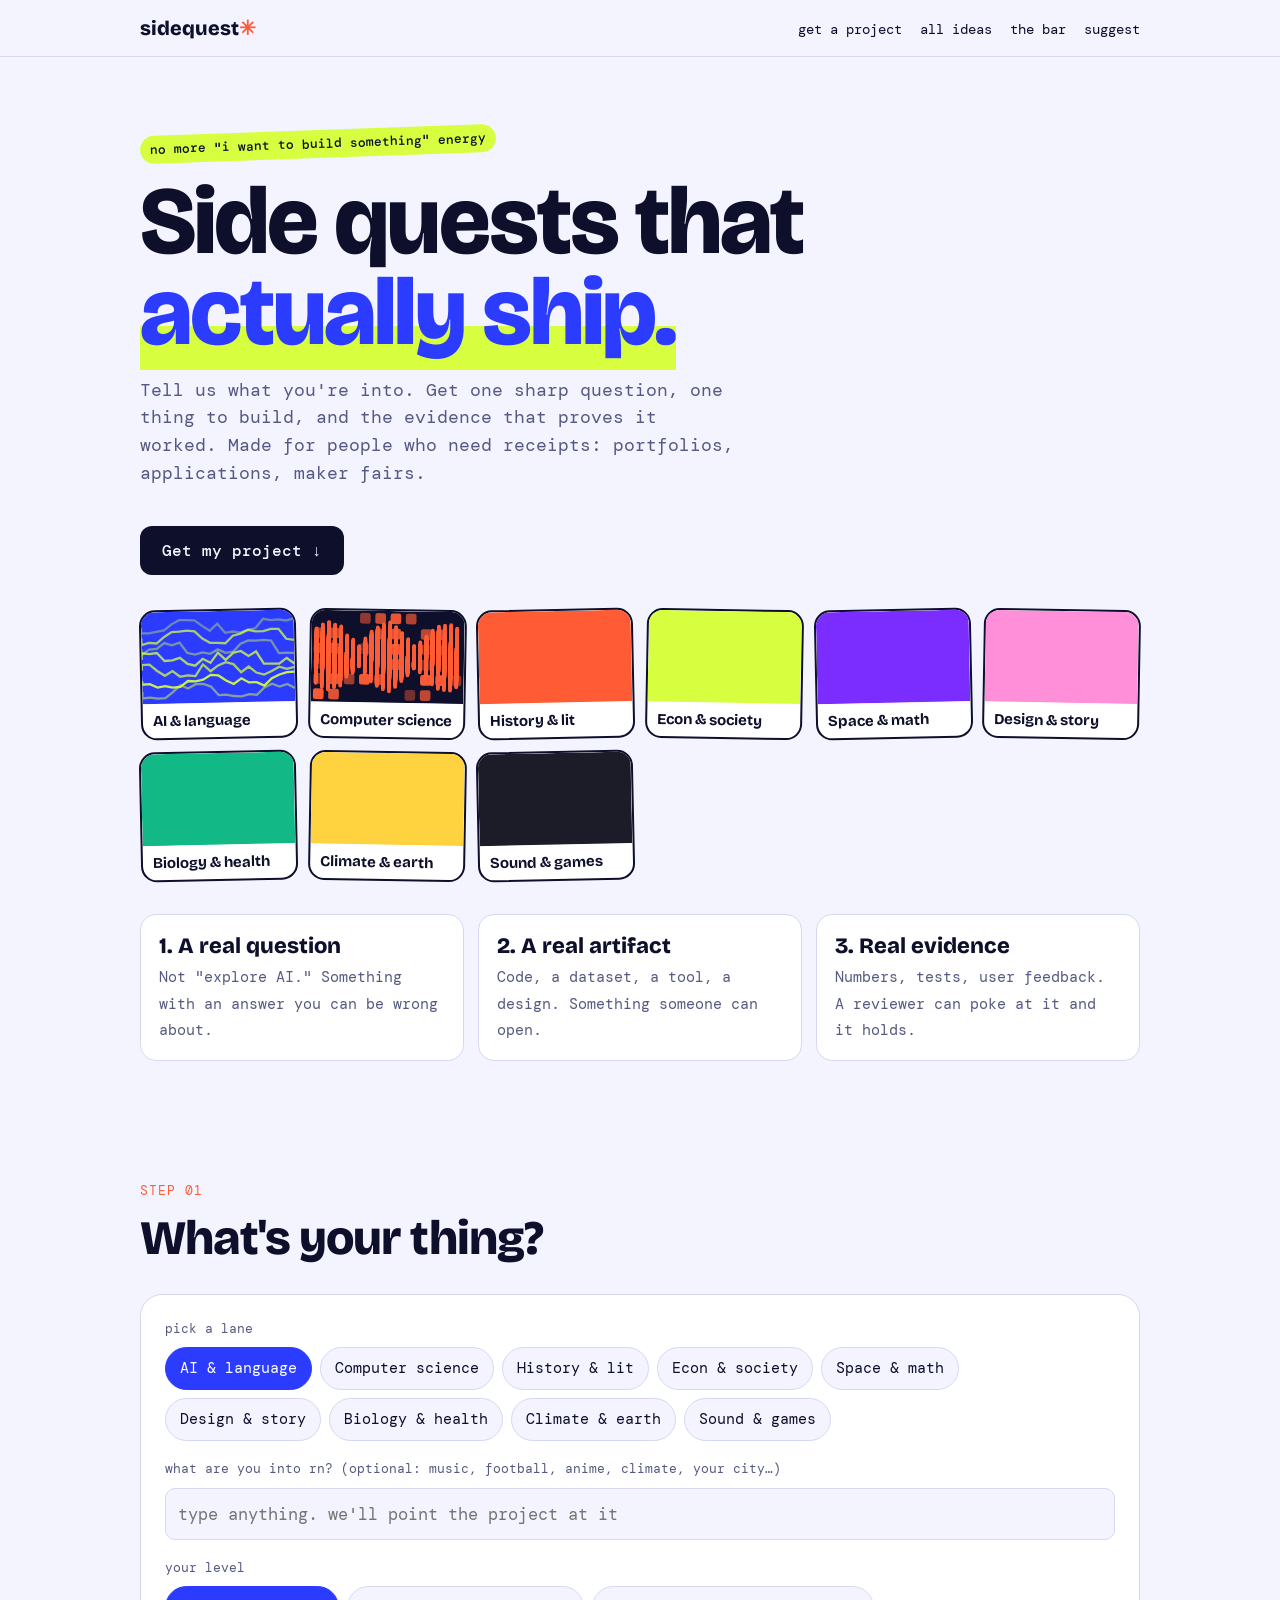
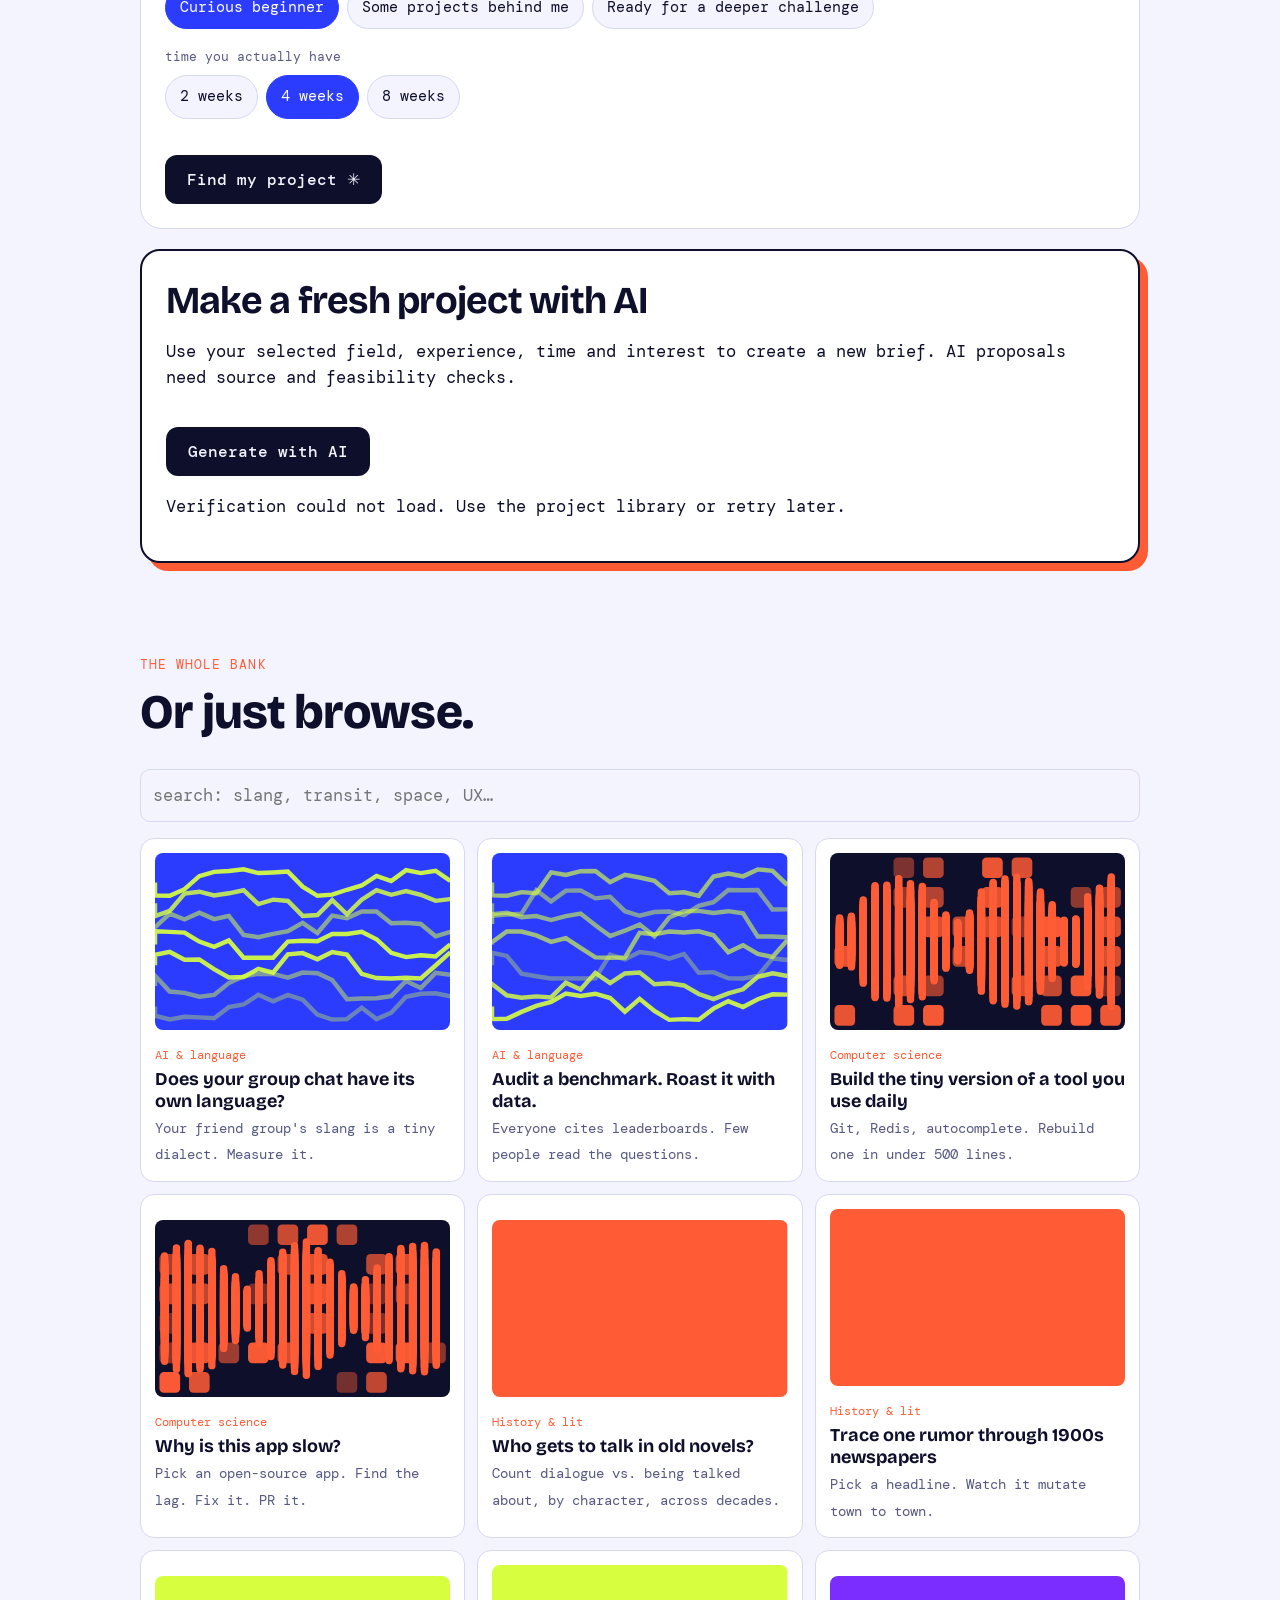
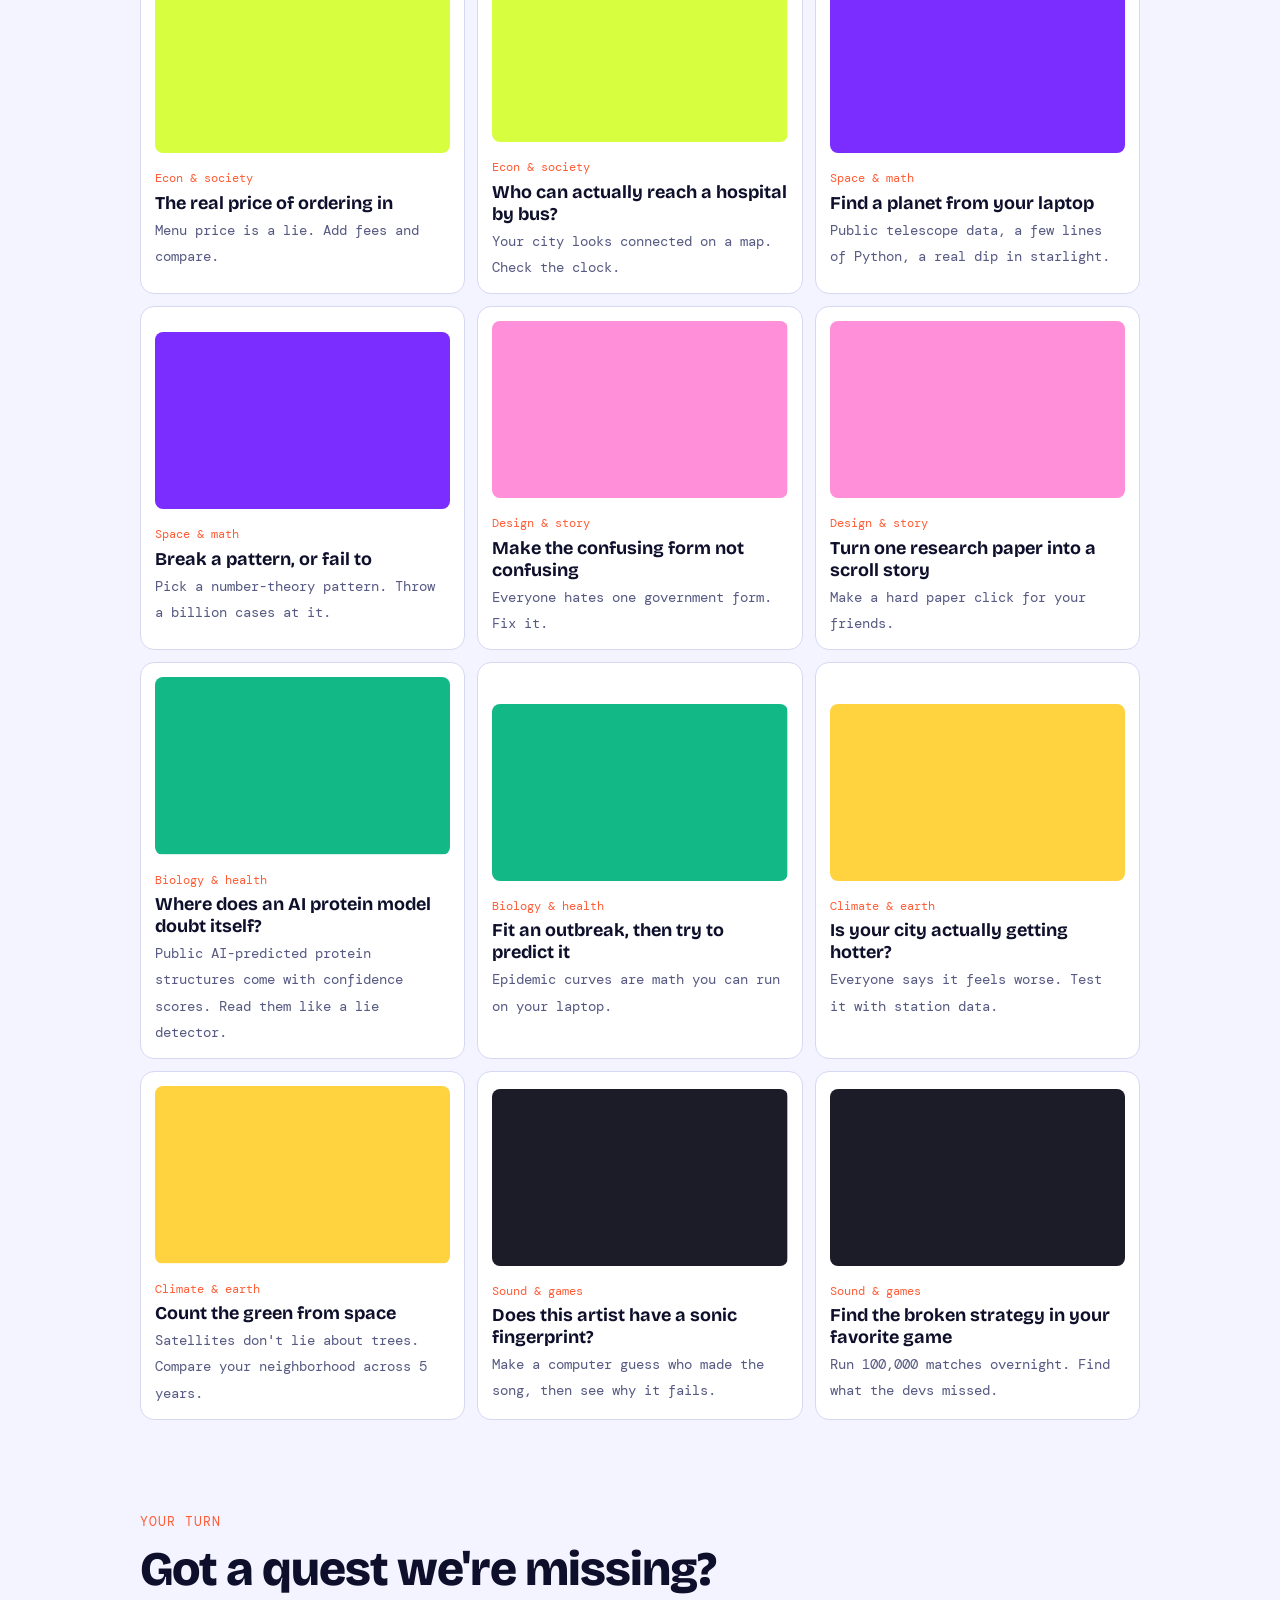
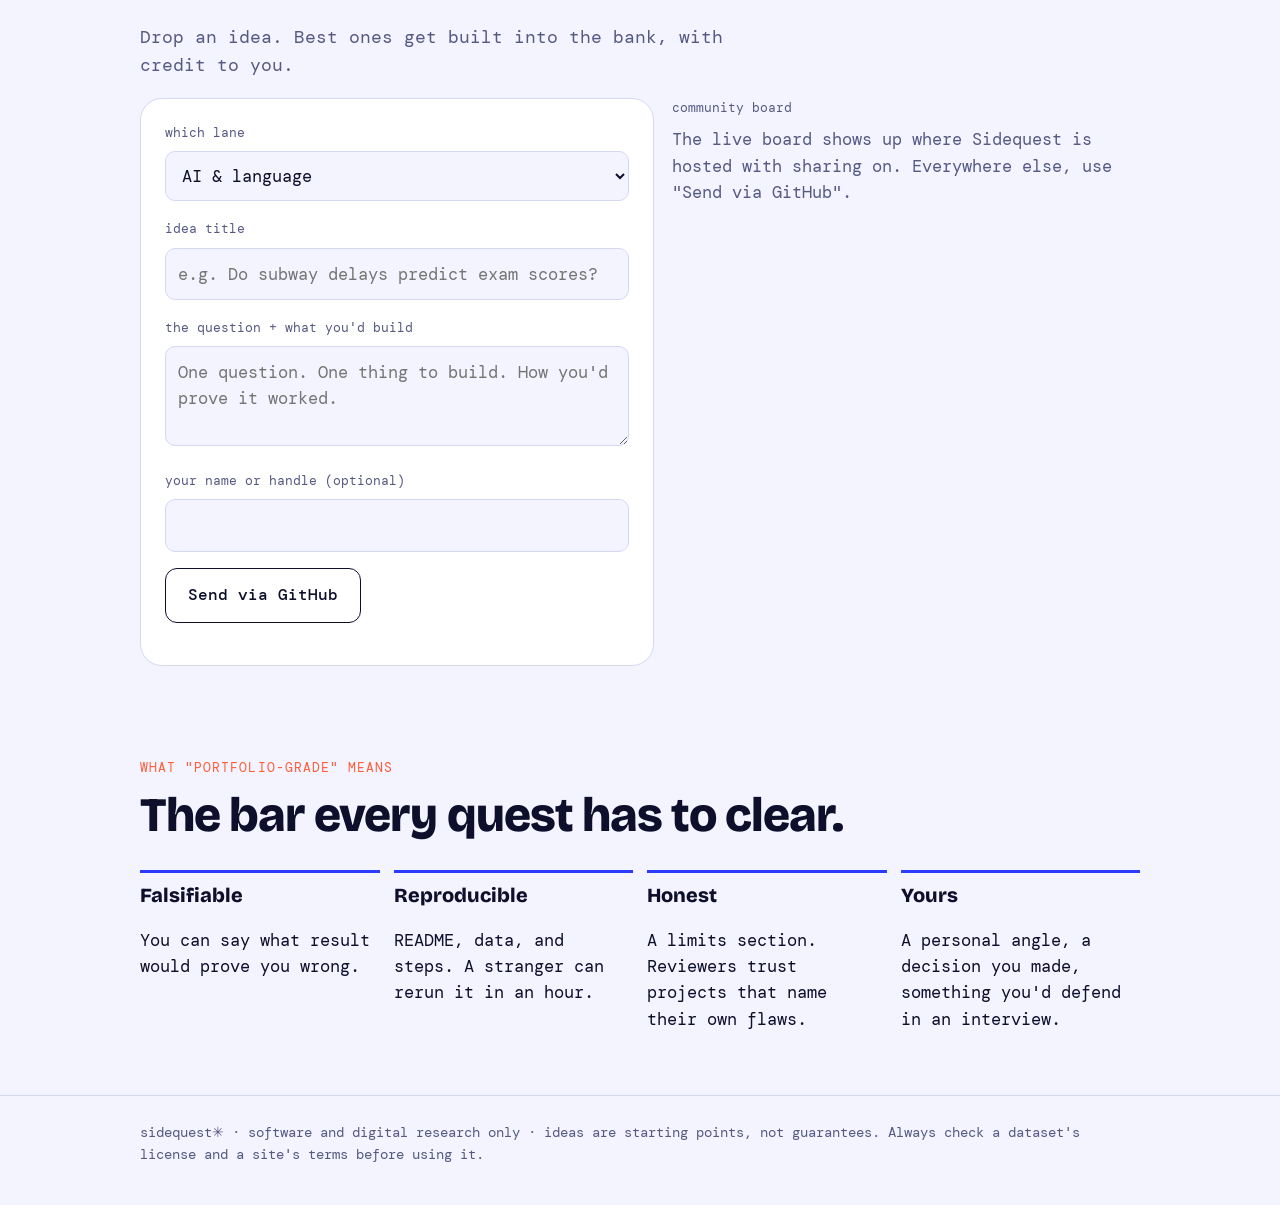
<file: index.html>
<!DOCTYPE html>
<html lang="en">
<head>
<meta charset="utf-8">
<meta name="viewport" content="width=device-width, initial-scale=1, viewport-fit=cover">
<title>Sidequest: projects worth putting in your portfolio</title>
<meta name="description" content="Pick a field, get a specific question, a thing to build, and evidence you can defend. Built for makers and applicants.">
<link rel="stylesheet" href="https://fonts.googleapis.com/css2?family=Bricolage+Grotesque:wght@500;700;800&family=DM+Mono:wght@400;500&display=swap">
<style>
[hidden]{display:none!important}
:root{--bg:#f3f4ff;--ink:#0d0f2b;--mute:#565a82;--card:#fff;--line:#d5d8f3;--acc:#2b3cff;--pop:#ff5c35;--hi:#d7ff3f}
@media(prefers-color-scheme:dark){:root:not([data-theme=light]){--bg:#0b0c1f;--ink:#f1f2ff;--mute:#9a9ec9;--card:#14163a;--line:#2a2d63;--acc:#8a95ff;--pop:#ff7a58;--hi:#d7ff3f}}
:root{box-sizing:border-box;padding-top:env(safe-area-inset-top,0px);padding-bottom:env(safe-area-inset-bottom,0px)}
*,*:before,*:after{box-sizing:inherit}
html{scroll-behavior:smooth;scroll-padding-top:70px}
body{margin:0;background:var(--bg);color:var(--ink);font:17px/1.55 "DM Mono",ui-monospace,monospace}
h1,h2,h3,.d{font-family:"Bricolage Grotesque",system-ui,sans-serif;letter-spacing:-.02em}
.wrap{max-width:1040px;margin:0 auto;padding:0 20px}
nav{position:sticky;top:env(safe-area-inset-top,0px);z-index:5;background:color-mix(in srgb,var(--bg) 88%,transparent);backdrop-filter:blur(8px);border-bottom:1px solid var(--line)}
nav .wrap{display:flex;justify-content:space-between;align-items:center;height:56px}
nav b{font:800 20px "Bricolage Grotesque",sans-serif}nav b i{color:var(--pop);font-style:normal}
nav a{color:var(--ink);font-size:14px;margin-left:18px;text-decoration:none}nav a:hover{color:var(--acc)}
.hero{padding:72px 0 40px}
.tag{display:inline-block;background:var(--hi);color:#0d0f2b;font-size:13px;font-weight:500;padding:4px 10px;border-radius:99px;transform:rotate(-2deg)}
h1{font-size:clamp(44px,8.5vw,96px);line-height:.95;margin:18px 0;font-weight:800}
h1 em{font-style:normal;color:var(--acc);background:linear-gradient(transparent 62%,var(--hi) 62%)}
.lead{max-width:600px;color:var(--mute);font-size:18px}
.cta{display:inline-block;margin-top:20px;background:var(--ink);color:var(--bg);padding:14px 22px;border-radius:12px;text-decoration:none;font-weight:500;border:0;font-family:inherit;font-size:16px;cursor:pointer}
.cta:hover{background:var(--acc);color:#fff}
.three{display:grid;grid-template-columns:repeat(auto-fit,minmax(240px,1fr));gap:14px;margin:34px 0}
.three div{background:var(--card);border:1px solid var(--line);border-radius:16px;padding:18px}
.three b{font:800 22px "Bricolage Grotesque",sans-serif;display:block;margin-bottom:4px}
.three span{color:var(--mute);font-size:15px}
section{padding:46px 0}
h2{font-size:clamp(30px,5vw,48px);margin:0 0 6px;font-weight:800}
.kick{color:var(--pop);font-size:13px;letter-spacing:.08em;text-transform:uppercase}
.gen{background:var(--card);border:1px solid var(--line);border-radius:22px;padding:24px;margin-top:18px}
.lab{display:block;font-size:13px;color:var(--mute);margin:18px 0 8px}
.chips{display:flex;flex-wrap:wrap;gap:8px}
.chip{font:inherit;font-size:15px;padding:9px 14px;border-radius:99px;border:1.5px solid var(--line);background:var(--bg);color:var(--ink);cursor:pointer}
.chip[aria-pressed=true]{background:var(--acc);border-color:var(--acc);color:#fff}
.chip:hover{border-color:var(--acc)}
input[type=text]{width:100%;font:inherit;padding:12px;border-radius:10px;border:1.5px solid var(--line);background:var(--bg);color:var(--ink)}
button:focus-visible,input:focus-visible,a:focus-visible{outline:3px solid var(--acc);outline-offset:2px}
.res{margin-top:26px;border:2px solid var(--ink);border-radius:20px;padding:24px;background:var(--card);box-shadow:8px 8px 0 var(--pop)}
.res h3{font-size:clamp(26px,4vw,38px);margin:6px 0 8px;line-height:1.05}
.res .hook{font-size:18px}
dl{display:grid;grid-template-columns:130px 1fr;gap:10px 16px;margin:18px 0}
dt{color:var(--mute);font-size:13px;text-transform:uppercase;letter-spacing:.06em;padding-top:3px}
dd{margin:0}
.line{background:var(--hi);color:#0d0f2b;padding:12px 14px;border-radius:10px;font-weight:500}
.row{display:flex;gap:10px;flex-wrap:wrap;margin-top:16px}
.ghost{background:none;color:var(--ink);border:1.5px solid var(--ink);margin-top:0}
.grid{display:grid;grid-template-columns:repeat(auto-fill,minmax(260px,1fr));gap:12px;margin-top:16px}
.mini{background:var(--card);border:1px solid var(--line);border-radius:14px;padding:14px;text-align:left;font:inherit;color:var(--ink);cursor:pointer}
.mini:hover{border-color:var(--acc)}
.mini small{color:var(--pop);font-size:12px}
.mini b{display:block;font:700 18px "Bricolage Grotesque",sans-serif;margin:2px 0}
.mini span{font-size:14px;color:var(--mute)}
.stand{display:grid;grid-template-columns:repeat(auto-fit,minmax(220px,1fr));gap:14px;margin-top:18px}
.stand div{border-top:3px solid var(--acc);padding-top:10px}
.stand b{font:800 20px "Bricolage Grotesque",sans-serif}
svg.art{display:block;width:100%;height:auto}
.wall{display:grid;grid-template-columns:repeat(auto-fit,minmax(150px,1fr));gap:12px;margin:34px 0 8px}
.tile{border:2px solid var(--ink);border-radius:16px;overflow:hidden;background:var(--card);cursor:pointer;padding:0;font:inherit;color:var(--ink);text-align:left;transition:transform .15s}
.tile:nth-child(odd){transform:rotate(-1.2deg)}.tile:nth-child(even){transform:rotate(1deg)}
.tile:hover{transform:rotate(0) translateY(-4px)}
.tile b{display:block;padding:8px 10px;font:700 15px "Bricolage Grotesque",sans-serif}
.banner{border-radius:14px;overflow:hidden;margin:-4px 0 14px;border:2px solid var(--ink)}
.mini .art{border-radius:8px;margin-bottom:10px}
.pulse{animation:pl 6s ease-in-out infinite;transform-origin:center}
@keyframes pl{50%{opacity:.55}}
select,textarea{width:100%;font:inherit;padding:12px;border-radius:10px;border:1.5px solid var(--line);background:var(--bg);color:var(--ink)}
textarea{min-height:100px;resize:vertical}
.sug{display:grid;grid-template-columns:1.1fr 1fr;gap:18px;margin-top:16px}
@media(max-width:760px){.sug{grid-template-columns:1fr}}
.board .it{border:1.5px solid var(--line);border-radius:12px;padding:12px;margin-bottom:10px;background:var(--card)}
.board .it small{color:var(--pop)}
footer{border-top:1px solid var(--line);padding:26px 0 40px;color:var(--mute);font-size:14px}
#toast{position:fixed;left:50%;bottom:calc(20px + env(safe-area-inset-bottom,0px));transform:translateX(-50%);background:var(--ink);color:var(--bg);padding:10px 18px;border-radius:99px;opacity:0;transition:opacity .2s;pointer-events:none}
#toast.on{opacity:1}
@media(max-width:600px){dl{grid-template-columns:1fr;gap:2px}dt{margin-top:10px}nav a{display:none}}
@media(prefers-reduced-motion:reduce){html{scroll-behavior:auto}*{transition:none!important}}
</style>
</head>
<body>
<nav><div class="wrap"><b>sidequest<i>✳</i></b><span><a href="#make">get a project</a><a href="#all">all ideas</a><a href="#bar">the bar</a><a href="#suggest">suggest</a></span></div></nav>
<main class="wrap">
<div class="hero">
  <span class="tag">no more "i want to build something" energy</span>
  <h1>Side quests that <em>actually ship.</em></h1>
  <p class="lead">Tell us what you're into. Get one sharp question, one thing to build, and the evidence that proves it worked. Made for people who need receipts: portfolios, applications, maker fairs.</p>
  <button class="cta" onclick="document.getElementById('make').scrollIntoView()">Get my project ↓</button>
  <div class="wall" id="wall" aria-label="Pick a discipline"></div>
  <div class="three">
    <div><b>1. A real question</b><span>Not "explore AI." Something with an answer you can be wrong about.</span></div>
    <div><b>2. A real artifact</b><span>Code, a dataset, a tool, a design. Something someone can open.</span></div>
    <div><b>3. Real evidence</b><span>Numbers, tests, user feedback. A reviewer can poke at it and it holds.</span></div>
  </div>
</div>

<section id="make">
  <div class="kick">step 01</div><h2>What's your thing?</h2>
  <div class="gen">
    <span class="lab" style="margin-top:0">pick a lane</span>
    <div class="chips" id="fields"></div>
    <label class="lab" for="int">what are you into rn? (optional: music, football, anime, climate, your city…)</label>
    <input type="text" id="int" maxlength="60" placeholder="type anything. we'll point the project at it">
    <span class="lab">your level</span>
    <div class="chips" id="lvl"></div>
    <span class="lab">time you actually have</span>
    <div class="chips" id="tm"></div>
    <div class="row"><button class="cta" id="go">Find my project ✳</button></div>
  </div>
  <div id="out" aria-live="polite"></div>
  <div class="res" id="ai-panel" style="margin-top:20px">
    <h3>Make a fresh project with AI</h3>
    <p>Use your selected field, experience, time and interest to create a new brief. AI proposals need source and feasibility checks.</p>
    <div id="ai-verification"></div>
    <button class="cta" id="ai-go" disabled>Generate with AI</button>
    <p id="ai-status" role="status">AI connection is being configured. The project library works above.</p>
    <div id="ai-result" aria-live="polite" style="white-space:pre-wrap;overflow-wrap:anywhere"></div>
    <button class="cta ghost" id="ai-copy" hidden>Copy AI brief</button>
  </div>

</section>

<section id="all">
  <div class="kick">the whole bank</div><h2>Or just browse.</h2>
  <input type="text" id="q" placeholder="search: slang, transit, space, UX…" aria-label="Search all projects" style="margin-top:14px">
  <div class="grid" id="grid"></div>
</section>

<section id="suggest">
  <div class="kick">your turn</div><h2>Got a quest we're missing?</h2>
  <p class="lead">Drop an idea. Best ones get built into the bank, with credit to you.</p>
  <div class="sug">
    <div class="gen" style="margin-top:0">
      <label class="lab" for="sField" style="margin-top:0">which lane</label><select id="sField"></select>
      <label class="lab" for="sTitle">idea title</label><input type="text" id="sTitle" maxlength="80" placeholder="e.g. Do subway delays predict exam scores?">
      <label class="lab" for="sBody">the question + what you'd build</label><textarea id="sBody" maxlength="500" placeholder="One question. One thing to build. How you'd prove it worked."></textarea>
      <label class="lab" for="sName">your name or handle (optional)</label><input type="text" id="sName" maxlength="40">
      <div class="row"><button class="cta" id="sPost" hidden>Post to the board</button><a class="cta ghost" id="sGh" target="_blank" rel="noopener" style="text-decoration:none">Send via GitHub</a></div>
      <div class="lab" id="sMsg" role="status"></div>
    </div>
    <div class="board"><div class="lab" style="margin-top:0">community board</div><div id="board"><div style="color:var(--mute)">The live board shows up where Sidequest is hosted with sharing on. Everywhere else, use "Send via GitHub".</div></div></div>
  </div>
</section>

<section id="bar">
  <div class="kick">what "portfolio-grade" means</div><h2>The bar every quest has to clear.</h2>
  <div class="stand">
    <div><b>Falsifiable</b><p>You can say what result would prove you wrong.</p></div>
    <div><b>Reproducible</b><p>README, data, and steps. A stranger can rerun it in an hour.</p></div>
    <div><b>Honest</b><p>A limits section. Reviewers trust projects that name their own flaws.</p></div>
    <div><b>Yours</b><p>A personal angle, a decision you made, something you'd defend in an interview.</p></div>
  </div>
</section>
</main>
<footer><div class="wrap">sidequest✳ · software and digital research only · ideas are starting points, not guarantees. Always check a dataset's license and a site's terms before using it.</div></footer>
<div id="toast" role="status"></div>

<script>
const $=id=>document.getElementById(id);
const F=["AI & language","Computer science","History & lit","Econ & society","Space & math","Design & story","Biology & health","Climate & earth","Sound & games"];
const COL=[["#2b3cff","#d7ff3f"],["#0d0f2b","#ff5c35"],["#ff5c35","#0d0f2b"],["#d7ff3f","#2b3cff"],["#7b2dff","#ffd23f"],["#ff8fd8","#0d0f2b"],["#12b886","#0d0f2b"],["#ffd23f","#2b3cff"],["#1c1c28","#d7ff3f"]];
function rng(a){return()=>{a|=0;a=a+0x6D2B79F5|0;let t=Math.imul(a^a>>>15,1|a);t=t+Math.imul(t^t>>>7,61|t)^t;return((t^t>>>14)>>>0)/4294967296}}
function art(f,seed){const R=rng(seed*97+f*13+5),[bg,fg]=COL[f];let g='';
  if(f==0)for(let i=0;i<7;i++){let d='M0 '+(20+i*14);for(let x=0;x<=200;x+=10)d+=' L'+x+' '+(20+i*14+Math.sin(x/18+i+R()*2)*9).toFixed(1);g+=`<path d="${d}" stroke="${fg}" stroke-width="3" fill="none" opacity="${.35+R()*.65}"/>`}
  else if(f==1)for(let y=0;y<6;y++)for(let x=0;x<10;x++)if(R()>.45)g+=`<rect x="${x*20+3}" y="${y*20+3}" width="14" height="14" rx="3" fill="${fg}" opacity="${.4+R()*.6}"/>`;
  else if(f==2){for(let i=0;i<7;i++)g+=`<rect x="14" y="${14+i*15}" width="${60+R()*100}" height="6" rx="3" fill="${fg}" opacity=".8"/>`;g+=`<circle cx="164" cy="86" r="22" fill="none" stroke="${fg}" stroke-width="4" stroke-dasharray="6 4"/>`}
  else if(f==3){for(let i=0;i<9;i++){const h=20+R()*80;g+=`<rect x="${12+i*20}" y="${120-h}" width="14" height="${h}" fill="${fg}" opacity=".85"/>`}g+=`<path d="M12 90 L60 60 L100 75 L150 30 L190 20" stroke="${fg}" stroke-width="3" fill="none"/>`}
  else if(f==4){for(let i=1;i<5;i++)g+=`<ellipse cx="100" cy="60" rx="${i*24}" ry="${i*12}" fill="none" stroke="${fg}" stroke-width="2" transform="rotate(${-20+i*8} 100 60)" opacity=".6"/>`;for(let i=0;i<6;i++)g+=`<circle cx="${R()*200}" cy="${R()*120}" r="${1+R()*3}" fill="${fg}"/>`;g+=`<circle cx="100" cy="60" r="12" fill="${fg}"/>`}
  else if(f==5){for(let i=0;i<5;i++)g+=i%2?`<rect x="${R()*140}" y="${R()*70}" width="${40+R()*40}" height="${30+R()*40}" rx="10" fill="${fg}" opacity=".75"/>`:`<circle cx="${30+R()*140}" cy="${20+R()*80}" r="${14+R()*26}" fill="${fg}" opacity=".75"/>`}
  else if(f==6){for(let x=0;x<=200;x+=5){const y1=60+Math.sin(x/16+seed)*34,y2=60-Math.sin(x/16+seed)*34;if(x%15==0)g+=`<line x1="${x}" y1="${y1}" x2="${x}" y2="${y2}" stroke="${fg}" stroke-width="2" opacity=".6"/>`;g+=`<circle cx="${x}" cy="${y1}" r="3" fill="${fg}"/><circle cx="${x}" cy="${y2}" r="3" fill="${fg}" opacity=".6"/>`}}
  else if(f==7){const c=["#2b6cff","#6aa6ff","#bcd8ff","#ffd6b0","#ff9a62","#ff5c35","#b3261e"];for(let i=0;i<20;i++){const k=Math.min(6,Math.floor(i/20*7+(R()-.5)*1.6));g+=`<rect x="${i*10}" width="10" height="120" fill="${c[Math.max(0,k)]}"/>`}}
  else for(let i=0;i<24;i++){const h=10+Math.abs(Math.sin(i/3+seed))*70*R()+R()*20;g+=`<rect x="${i*8+4}" y="${60-h/2}" width="5" height="${h}" rx="2.5" fill="${fg}"/>`}
  return`<svg class="art" viewBox="0 0 200 120" role="img" aria-label="Abstract art for ${F[f]}"><rect width="200" height="120" fill="${bg}"/><g class="pulse">${g}</g></svg>`}
// [field, title, hook, question, ship, proof, tags]
const P=[
[0,"Does your group chat have its own language?","Your friend group's slang is a tiny dialect. Measure it.","How fast does slang spread inside a friend group, and who starts it?","A script that reads an exported chat (names anonymized, everyone's consent) and charts new-word adoption over time.","20 hand-labeled slang terms, a baseline method, and a plot showing which word dates you got right.","slang chat language social music memes"],
[0,"Audit a benchmark. Roast it with data.","Everyone cites leaderboards. Few people read the questions.","What share of questions in a popular AI benchmark are wrong, ambiguous, or leaked?","A public error log of 100 questions you hand-checked, tagged by failure type.","Inter-rater check with a friend on 30 of them, plus an error rate with a margin.","ai llm benchmark eval testing"],
[1,"Build the tiny version of a tool you use daily","Git, Redis, autocomplete. Rebuild one in under 500 lines.","Where does a minimal version match the real thing, and where does it fall apart?","A small working clone with tests.","A benchmark against the real tool and a section titled 'where mine loses'.","git database redis search systems code tools"],
[1,"Why is this app slow?","Pick an open-source app. Find the lag. Fix it. PR it.","What is the single biggest bottleneck in this codebase, and how much does fixing it save?","A profiled before/after and a pull request (even if not merged).","Flame graph, timing table across 10 runs, and the maintainer's reply if you get one.","performance web speed open source optimization"],
[2,"Who gets to talk in old novels?","Count dialogue vs. being talked about, by character, across decades.","How did dialogue share by gendered characters change across public-domain novels?","A notebook over Project Gutenberg texts with charts by decade.","Manual check of 100 character labels, with the labeling error rate stated up front.","books gender novels history reading lit"],
[2,"Trace one rumor through 1900s newspapers","Pick a headline. Watch it mutate town to town.","How did the wording of one story change as it spread through digitized newspapers?","An interactive timeline map using Library of Congress archive scans.","Quoted, cited clippings for every node, plus a note on OCR errors.","news rumor history map archive misinformation"],
[3,"The real price of ordering in","Menu price is a lie. Add fees and compare.","How much do delivery fees change the real price of the same basket across apps?","A dataset of the same 20 items logged across 3 apps over two weeks.","Your logging method, screenshots as raw data, and a chart with the caveats.","food delivery prices apps money cities student"],
[3,"Who can actually reach a hospital by bus?","Your city looks connected on a map. Check the clock.","Which neighborhoods can't reach a hospital or library in 30 minutes by public transit?","A map from OpenStreetMap and transit schedule data, with a gap ranking.","Spot-check five routes by actually riding or using the app's own planner.","transit city map access health public data"],
[4,"Find a planet from your laptop","Public telescope data, a few lines of Python, a real dip in starlight.","Can you recover a known exoplanet's orbit from public light-curve data?","A notebook that cleans the data, finds the transit, and fits the period.","Your period compared to the published catalog value, with the error explained.","space planets nasa astronomy telescope data science"],
[4,"Break a pattern, or fail to","Pick a number-theory pattern. Throw a billion cases at it.","Does this pattern hold, and where would a counterexample hide?","A fast simulation plus a visualization.","A clear split between 'tested up to N' and 'proved', which is the whole point.","math numbers proof patterns collatz primes puzzles"],
[5,"Make the confusing form not confusing","Everyone hates one government form. Fix it.","Can a redesign cut the time it takes strangers to finish a confusing form?","A before/after redesign, clickable.","Timed test with 5 people each way and a table of the results.","ux design forms government accessibility figma"],
[5,"Turn one research paper into a scroll story","Make a hard paper click for your friends.","Do readers understand the paper better from your explainer than from its abstract?","A scrollytelling page for one paper.","Five-question quiz given to 5 people per version, with scores shown.","explainer paper science storytelling visual data journalism"],
[6,"Where does an AI protein model doubt itself?","Public AI-predicted protein structures come with confidence scores. Read them like a lie detector.","Do low-confidence regions of predicted protein structures line up with parts of the protein that are naturally floppy?","A notebook comparing confidence scores with a public disorder predictor across 20 proteins.","A scatter plot and correlation, plus a list of outliers you checked by hand.","biology protein ai structure alphafold medicine health science"],
[6,"Fit an outbreak, then try to predict it","Epidemic curves are math you can run on your laptop.","How well does a simple disease-spread model predict next month's cases from this month's data?","A model fit to public historical flu or measles data, with an interactive 'what if' slider.","Hold out the last weeks, predict them, report the error. Say where the model is wrong.","biology disease epidemic covid flu model health math"],
[7,"Is your city actually getting hotter?","Everyone says it feels worse. Test it with station data.","How much has your city's temperature changed in 40 years, and is it more than random noise?","A trend chart from public weather-station data with an uncertainty band.","Compare a city station to a nearby rural one, and report if the gap is real or just a data glitch.","climate weather city heat earth environment data"],
[7,"Count the green from space","Satellites don't lie about trees. Compare your neighborhood across 5 years.","Did vegetation in this area go up or down between two years, and where?","A before/after vegetation map from public satellite imagery.","Check five spots against street-level photos and report how many your map got right.","climate satellite trees green map earth environment city"],
[8,"Does this artist have a sonic fingerprint?","Make a computer guess who made the song, then see why it fails.","Can simple audio features tell one artist's tracks from another's?","A script that pulls audio features from 200 tracks you own the rights to use, and a classifier.","A confusion matrix, plus the songs it confused and a guess about why.","music sound audio spotify songs artist ai playlist"],
[8,"Find the broken strategy in your favorite game","Run 100,000 matches overnight. Find what the devs missed.","Is one strategy in this game too strong, and what small change would fix it?","A simple simulator of a card, board, or combat game.","Win-rate table from the sim, plus 20 real games with friends to see if they agree.","game games gaming sim strategy cards esports balance"]
];
const LV=["Curious beginner","Some projects behind me","Ready for a deeper challenge"],TM=["2 weeks","4 weeks","8 weeks"];
const SC=["Use the starter data and one method. Keep it small and finish.","Add a baseline to beat and a limits section.","Pre-register your claim, then have a friend rerun it from your README."];
const PL=[["Day 1-3: set up and collect","Day 4-10: build the core","Day 11-14: test, write up"],["Week 1: data and setup","Week 2-3: build and iterate","Week 4: test, write, publish"],["Week 1-2: question and data","Week 3-5: build","Week 6-7: stress-test it","Week 8: write up, share, ask for feedback"]];
const st={f:0,l:0,t:1,rank:[],i:0};
function chips(id,arr,key){const el=$(id);el.innerHTML=arr.map((a,i)=>`<button class="chip" aria-pressed="${st[key]===i}" data-i="${i}">${a}</button>`).join('');
  el.onclick=e=>{const i=e.target.dataset.i;if(i==null)return;st[key]=+i;chips(id,arr,key)}}
$('wall').innerHTML=F.map((n,i)=>`<button class="tile" data-i="${i}">${art(i,i+3)}<b>${n}</b></button>`).join('');
$('wall').onclick=e=>{const b=e.target.closest('.tile');if(!b)return;st.f=+b.dataset.i;chips('fields',F,'f');document.getElementById('make').scrollIntoView()};
$('sField').innerHTML=F.map((n,i)=>`<option value="${i}">${n}</option>`).join('');
chips('fields',F,'f');chips('lvl',LV,'l');chips('tm',TM,'t');
function rank(){
  const w=$('int').value.toLowerCase().split(/[^a-z0-9]+/).filter(x=>x.length>2);
  return P.map((p,i)=>({i,s:(p[0]===st.f?3:0)+w.reduce((a,x)=>a+(p[6].includes(x)||p[1].toLowerCase().includes(x)?2:0),0)})).sort((a,b)=>b.s-a.s||a.i-b.i).map(x=>x.i);
}
function show(idx){
  const p=P[idx],a=$('int').value.trim(),n=st.t;
  const brief=`${p[1]}\nQuestion: ${p[3]}\nBuild: ${p[4]}\nEvidence: ${p[5]}\nScope: ${SC[st.l]}\nPlan: ${PL[n].join(' | ')}`;
  $('out').innerHTML=`<div class="res"><div class="banner">${art(p[0],idx+1)}</div><span class="kick">${F[p[0]]} · ${TM[n]} · ${LV[st.l]}</span><h3>${p[1]}</h3><div class="hook">${p[2]}</div>
  <dl><dt>The question</dt><dd>${p[3]}</dd><dt>You ship</dt><dd>${p[4]}</dd><dt>Evidence</dt><dd>${p[5]}</dd>
  ${a?`<dt>Your angle</dt><dd>Aim it at <b>${a.replace(/[<>&"]/g,'')}</b>. A personal angle is what makes this yours.</dd>`:''}
  <dt>Scope for you</dt><dd>${SC[st.l]}</dd><dt>Plan</dt><dd>${PL[n].join('<br>')}</dd></dl>
  <div class="line">Portfolio line: "I asked: ${p[3].replace(/\?$/,'')}. I built [your artifact] and tested it with [your evidence]. Result: [your number]."</div>
  <div class="row"><button class="cta" id="again">Another idea ↻</button><button class="cta ghost" id="cp">Copy brief</button></div></div>`;
  $('again').onclick=()=>{st.i=(st.i+1)%st.rank.length;show(st.rank[st.i])};
  $('cp').onclick=async()=>{try{await navigator.clipboard.writeText(brief);toast('Copied')}catch(e){toast('Select and copy manually')}};
  $('out').scrollIntoView({behavior:'smooth',block:'nearest'});
}
$('go').onclick=()=>{st.rank=rank();st.i=0;show(st.rank[0])};
function grid(){const q=$('q').value.toLowerCase();
  const list=P.map((p,i)=>[p,i]).filter(([p])=>!q||(p[1]+p[2]+p[3]+p[6]).toLowerCase().includes(q));
  $('grid').innerHTML=list.length?list.map(([p,i])=>`<button class="mini" data-i="${i}">${art(p[0],i+1)}<small>${F[p[0]]}</small><b>${p[1]}</b><span>${p[2]}</span></button>`).join(''):'<span>nothing matched. try a broader word.</span>'}
$('q').oninput=grid;
$('grid').onclick=e=>{const b=e.target.closest('.mini');if(!b)return;st.rank=[+b.dataset.i];st.i=0;show(+b.dataset.i);document.getElementById('make').scrollIntoView()};
function toast(t){const e=$('toast');e.textContent=t;e.classList.add('on');setTimeout(()=>e.classList.remove('on'),1600)}
grid();
const REPO='sarvleenwalia/sidequest';
function sugData(){return{f:F[+$('sField').value],t:$('sTitle').value.trim(),b:$('sBody').value.trim(),n:$('sName').value.trim()}}
function ghLink(){const d=sugData();$('sGh').href=`https://github.com/${REPO}/issues/new?title=${encodeURIComponent('Quest idea: '+d.t)}&body=${encodeURIComponent(`Lane: ${d.f}\n\n${d.b}\n\nFrom: ${d.n||'anonymous'}`)}`}
['sField','sTitle','sBody','sName'].forEach(i=>$(i).addEventListener('input',ghLink));ghLink();
$('sGh').onclick=e=>{const d=sugData();if(!d.t||!d.b){e.preventDefault();$('sMsg').textContent='Add a title and a few words about it first.'}};
(async()=>{
  let col=null;
  try{const db=window.claude&&await claude.use('db');if(db)col=db.collection('suggestions')}catch(e){}
  if(!col)return;
  $('sPost').hidden=false;
  col.orderBy('ts','desc').limit(8).onSnapshot(snap=>{
    const b=$('board');b.textContent='';
    if(!snap.docs.length){b.textContent='No ideas yet. Be the first.';return}
    snap.docs.forEach(d=>{const v=d.data(),el=document.createElement('div');el.className='it';
      const sm=document.createElement('small'),h=document.createElement('b'),tx=document.createElement('div');
      sm.textContent=String(v.f||'')+(v.n?' · '+v.n:'');h.textContent=String(v.t||'');tx.textContent=String(v.b||'');
      el.append(sm,document.createElement('br'),h,tx);b.append(el)})
  },()=>{});
  $('sPost').onclick=async()=>{const d=sugData();
    if(!d.t||!d.b){$('sMsg').textContent='Add a title and a few words about it first.';return}
    $('sPost').disabled=true;
    try{await col.add({f:d.f,t:d.t,b:d.b,n:d.n,ts:Date.now()});$('sTitle').value=$('sBody').value='';$('sMsg').textContent='Posted. Thanks!';ghLink()}
    catch(e){$('sMsg').textContent='Could not post here. Use "Send via GitHub" instead.'}
    setTimeout(()=>$('sPost').disabled=false,3000)};
})();
</script>

<script id="sidequest-ai-config">
// Public deployment values only. Never put API keys here.
window.SIDEQUEST_AI = { endpoint: "https://gentle-queen-4495.sarvleenwalia.workers.dev/generate", siteKey: "0x4AAAAAAFQtBPpyUBO7LXNn" };
</script>
<script id="sidequest-ai-client">
(()=>{
 const config=window.SIDEQUEST_AI, button=document.getElementById('ai-go'),status=document.getElementById('ai-status'),result=document.getElementById('ai-result');
 let token='',widget=null,busy=false,attempted=false;
 if(!config.endpoint||!config.siteKey)return;
 let endpoint;try{endpoint=new URL(config.endpoint);if(endpoint.protocol!=='https:')throw Error();}catch{status.textContent='AI connection needs a valid server address.';return;}
 const challenge=document.createElement('script');challenge.src='https://challenges.cloudflare.com/turnstile/v0/api.js?render=explicit';challenge.async=true;
 challenge.onerror=()=>{status.textContent='Verification could not load. Use the project library or retry later.';};
 challenge.onload=()=>{widget=window.turnstile.render('#ai-verification',{sitekey:config.siteKey,action:'sidequest-generate',callback:value=>{token=value;button.disabled=busy;if(!attempted)status.textContent='Ready. Your selected preferences will be sent to the AI provider.';},'expired-callback':()=>{token='';button.disabled=true;},'error-callback':()=>{token='';button.disabled=true;status.textContent='Verification failed. Please try again.';}});};document.head.append(challenge);
 button.addEventListener('click',async()=>{
  if(busy||!token)return;attempted=true;busy=true;button.disabled=true;status.textContent='Generating your project…';
  const prompt=`Design a concrete research-inspired project without hardware. Field: ${F[st.f]}. Experience: ${LV[st.l]}. Time: ${TM[st.t]}. Interest: ${document.getElementById('int').value.trim()||'open'}. Include a specific question, deliverable, plan, evaluation, first step and an honest portfolio template. Do not invent citations or accomplished results.`;
  try{const response=await fetch(endpoint.href,{method:'POST',headers:{'Content-Type':'application/json'},body:JSON.stringify({prompt,token}),signal:AbortSignal.timeout(45000)});const data=await response.json();if(!response.ok)throw Error(data.error||'Generation failed.');if(typeof data.text!=='string'||!data.text.trim())throw Error('No project returned.');result.textContent=data.text;document.getElementById('ai-copy').hidden=false;status.textContent='AI-generated proposal. Check sources and test feasibility before claiming results.';}
  catch(error){status.textContent=error.name==='TimeoutError'?'Generation timed out. Try again.':error.message||'Generation failed. Try again.';}
  finally{busy=false;token='';button.disabled=true;if(widget!==null)window.turnstile.reset(widget);}
 });
 document.getElementById('ai-copy').addEventListener('click',async()=>{try{await navigator.clipboard.writeText(result.textContent);status.textContent='Copied.';}catch{status.textContent='Select the project text and copy it manually.';}});
})();
</script>

</body>
</html>
</file>
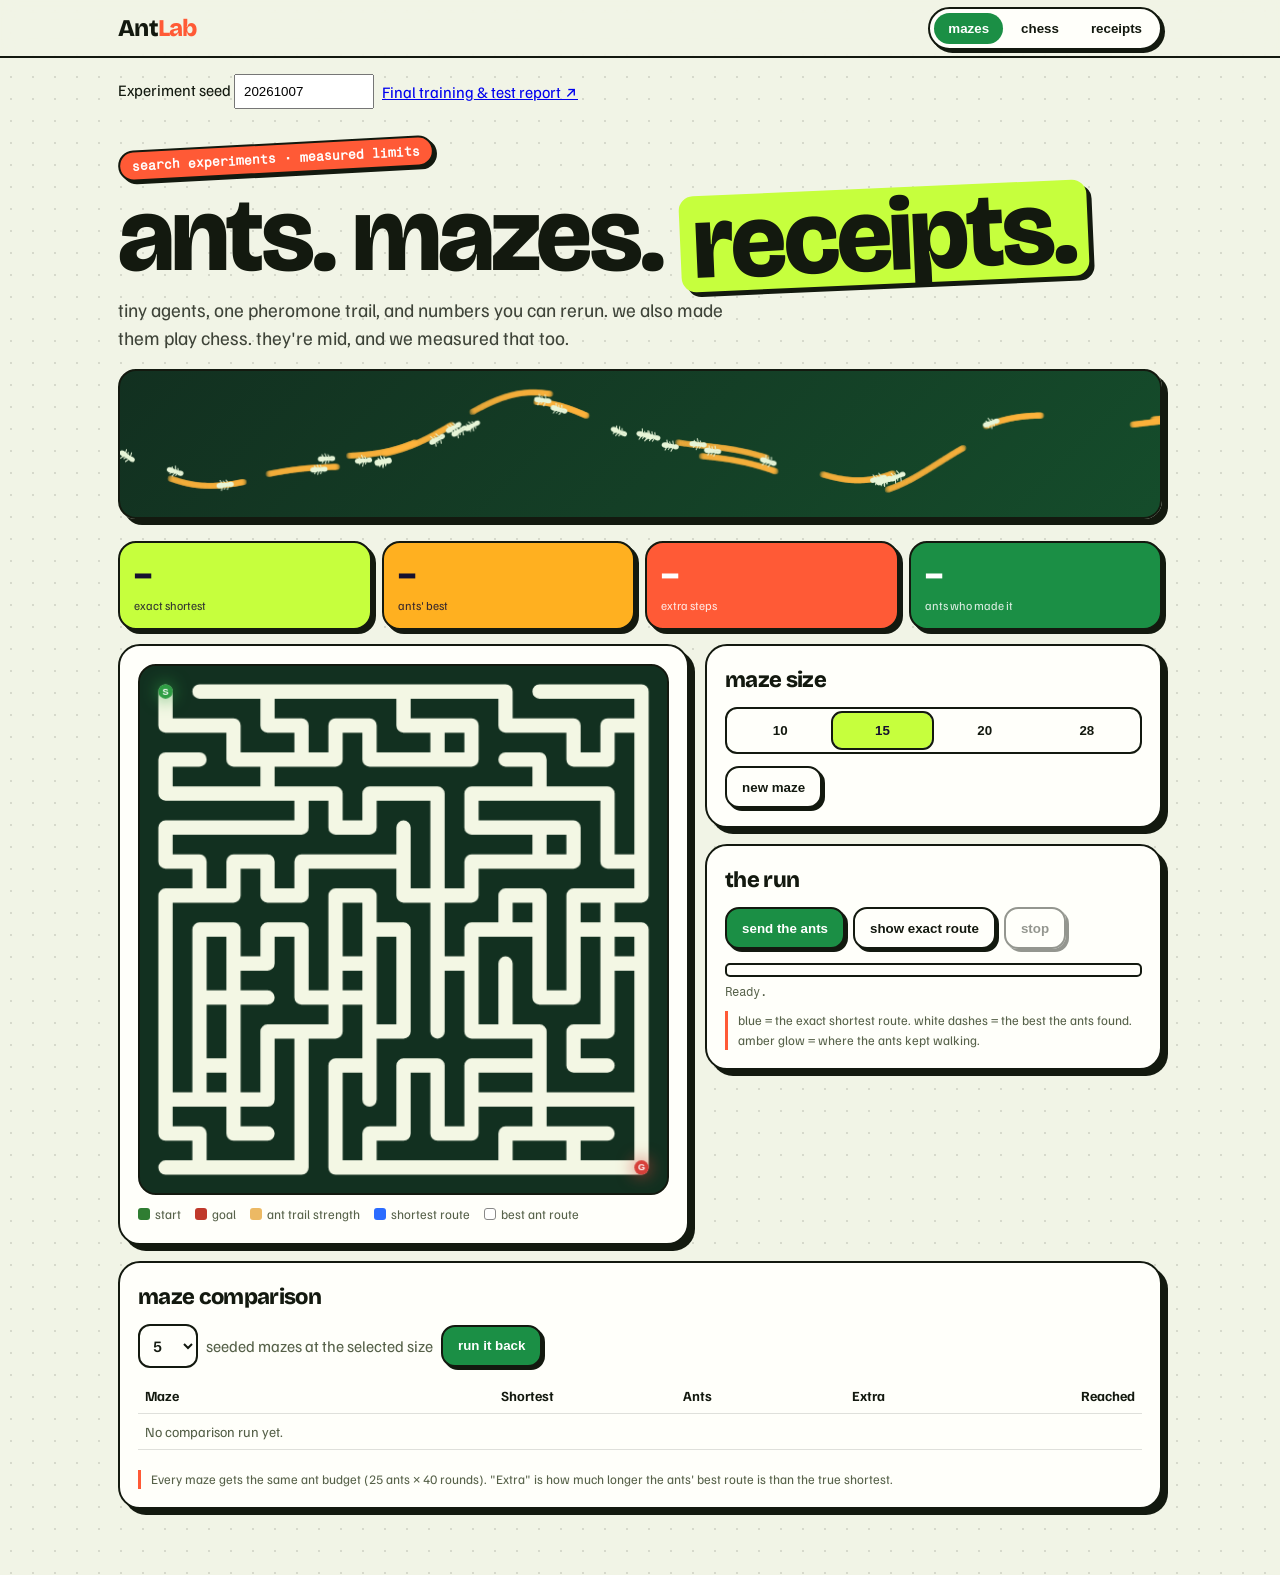
<file: antlab/index.html>
<!DOCTYPE html>
<html lang="en">
<head>
<meta charset="utf-8">
<meta name="viewport" content="width=device-width, initial-scale=1, viewport-fit=cover">
<title>AntLab: ant colony search, mazes and chess</title>
<meta name="description" content="An experiment lab for ant colony optimization. Compare ants to shortest paths in mazes, and train ant-based chess players with measured results.">
<link rel="stylesheet" href="https://fonts.googleapis.com/css2?family=Bricolage+Grotesque:wght@500;700;800&family=Familjen+Grotesk:wght@500;600;700&family=Fragment+Mono&display=swap">
<script src="chess.min.js"></script>
<style>
:root{--bg:#f4f1ea;--card:#fffdf8;--ink:#1d2417;--mute:#667060;--line:#ddd8cb;--leaf:#2f7d32;--amb:#e08a00;--acc:#2f7d32;--sqL:#efe0bd;--sqD:#a97c50;--wall:#35432d;--cor:#f4eedd}
@media(prefers-color-scheme:dark){:root:not([data-theme=light]){--bg:#10150e;--card:#192015;--ink:#ecf0e4;--mute:#9aa690;--line:#2c3626;--leaf:#7ed67f;--amb:#ffb43d;--acc:#7ed67f;--sqL:#d2bf93;--sqD:#7d5e41;--wall:#080c07;--cor:#243322}}
:root{box-sizing:border-box;padding-top:env(safe-area-inset-top,0px);padding-bottom:env(safe-area-inset-bottom,0px)}
*,*:before,*:after{box-sizing:inherit}
html{scroll-padding-top:70px}
body{margin:0;background:radial-gradient(900px 420px at 85% -5%,color-mix(in srgb,var(--leaf) 16%,transparent),transparent),radial-gradient(700px 400px at -5% 30%,color-mix(in srgb,var(--amb) 10%,transparent),transparent),var(--bg);color:var(--ink);font:16px/1.5 "Familjen Grotesk",system-ui,sans-serif}
.mono{font-family:"Fragment Mono",ui-monospace,monospace}
.wrap{max-width:1080px;margin:0 auto;padding:0 18px}
header{position:sticky;top:env(safe-area-inset-top,0px);z-index:5;background:color-mix(in srgb,var(--bg) 90%,transparent);backdrop-filter:blur(8px);border-bottom:1px solid var(--line)}
header .wrap{display:flex;align-items:center;gap:14px;height:56px}
.logo{font-weight:700;font-size:20px;flex:0 0 auto}.logo i{font-style:normal;color:var(--amb)}
[role=tablist]{display:flex;gap:4px;margin-left:auto}
[role=tab]{font:600 14px inherit;border:0;background:none;color:var(--mute);padding:8px 14px;border-radius:99px;cursor:pointer}
[role=tab][aria-selected=true]{background:var(--ink);color:var(--bg)}
h1{font-size:clamp(34px,6vw,60px);line-height:1;margin:40px 0 10px;letter-spacing:-.025em}
h1 em{font-style:normal;color:var(--leaf)}
h2{font-size:20px;margin:0 0 10px}
.lead{color:var(--mute);max-width:640px;font-size:18px;margin:0 0 22px}
.tab{display:none;padding-bottom:50px}.tab.on{display:block}
.grid{display:grid;gap:16px;grid-template-columns:minmax(0,1.25fr) minmax(0,1fr);align-items:start}
@media(max-width:820px){.grid{grid-template-columns:1fr}}
.card{background:var(--card);border:1px solid var(--line);border-radius:18px;padding:18px;margin-bottom:16px;box-shadow:0 1px 0 #fff4 inset,0 8px 24px -14px #0003}
#hero{width:100%;height:150px;display:block;margin:-6px 0 22px;border-radius:18px;background:linear-gradient(135deg,var(--wall),color-mix(in srgb,var(--wall) 70%,var(--leaf)))}
canvas#mz{width:100%;aspect-ratio:1;display:block;border-radius:14px;background:var(--wall)}
.row{display:flex;gap:8px;flex-wrap:wrap;align-items:center}
button.b{font:600 14px inherit;padding:10px 15px;border-radius:10px;border:1.5px solid var(--line);background:var(--card);color:var(--ink);cursor:pointer;min-height:42px}
button.b:hover:not(:disabled){border-color:var(--acc)}button.b:disabled{opacity:.45;cursor:not-allowed}
button.b.p{background:var(--leaf);border-color:var(--leaf);color:#fff}
@media(prefers-color-scheme:dark){button.b.p{color:#10150e}}
select{font:inherit;padding:9px;border-radius:10px;border:1.5px solid var(--line);background:var(--card);color:var(--ink)}
button:focus-visible,select:focus-visible,[role=tab]:focus-visible{outline:3px solid var(--amb);outline-offset:2px}
.stats{display:grid;grid-template-columns:repeat(2,1fr);gap:10px}
.st{background:var(--bg);border-radius:10px;padding:10px}.st b{display:block;font:500 22px "Fragment Mono",monospace}.st span{font-size:12px;color:var(--mute)}
.leg{display:flex;gap:14px;flex-wrap:wrap;font-size:13px;color:var(--mute);margin-top:10px}
.leg i{display:inline-block;width:12px;height:12px;border-radius:3px;margin-right:5px;vertical-align:-1px}
table{border-collapse:collapse;width:100%;font-size:14px}td,th{padding:7px;border-bottom:1px solid var(--line);text-align:right}th:first-child,td:first-child{text-align:left}
.note{font-size:13px;color:var(--mute);border-left:3px solid var(--amb);padding-left:10px;margin-top:10px}
.bwrap{container-type:inline-size;width:100%;max-width:560px}
#bd{display:grid;grid-template-columns:repeat(8,minmax(0,1fr));grid-template-rows:repeat(8,minmax(0,1fr));aspect-ratio:1;border:10px solid #3a2a1a;border-radius:10px;overflow:hidden;user-select:none;box-shadow:0 18px 40px -18px #000a,0 0 0 2px #0004}
.sq{min-width:0;min-height:0;overflow:hidden;position:relative;display:flex;align-items:center;justify-content:center;font-size:9.5cqw;line-height:1;cursor:pointer;border:0;padding:0;font-family:"Segoe UI Symbol","Noto Sans Symbols 2",serif}
.sq.l{background:linear-gradient(135deg,var(--sqL),color-mix(in srgb,var(--sqL) 88%,#fff))}.sq.d{background:linear-gradient(135deg,var(--sqD),color-mix(in srgb,var(--sqD) 88%,#000))}.sq:hover{filter:brightness(1.08)}
.sq .co{-webkit-text-stroke:0;font-style:normal;position:absolute;font:600 10px/1 'Familjen Grotesk',sans-serif;opacity:.7;pointer-events:none}.sq .co.f{right:4px;bottom:3px}.sq .co.rk{left:4px;top:3px}.sq.l .co{color:var(--sqD)}.sq.d .co{color:var(--sqL)}
.sq span.g{display:block;transition:transform .12s;filter:drop-shadow(0 2px 2px #0006)}.sq:hover span.g{transform:translateY(-2px) scale(1.06)}
.sq.w{color:#fff9ec;-webkit-text-stroke:1.6px #2a1a0c;paint-order:stroke fill}.sq.k{color:#17120d;-webkit-text-stroke:1px #f2e7cf66;paint-order:stroke fill}
.sq.sel{outline:4px solid var(--amb);outline-offset:-4px}
.sq.last:after{content:"";position:absolute;inset:0;background:#ffd23f55}
.sq.mv:before{content:"";position:absolute;width:28%;height:28%;border-radius:50%;background:#1f6b2799;z-index:1}.sq.mv.cap:before{width:86%;height:86%;background:none;border:5px solid #c0392bcc}
.bar{height:10px;border-radius:5px;background:var(--line);overflow:hidden}.bar>i{display:block;height:100%;background:var(--leaf);width:0;transition:width .15s}
.mv-row{display:grid;grid-template-columns:54px 1fr 70px;gap:8px;align-items:center;font-size:14px;margin:6px 0}
.mv-row .bar>i{background:var(--amb)}
#toast{position:fixed;left:50%;bottom:calc(18px + env(safe-area-inset-bottom,0px));transform:translateX(-50%);background:var(--ink);color:var(--bg);padding:10px 18px;border-radius:99px;opacity:0;transition:opacity .2s;pointer-events:none;z-index:9}
#toast.on{opacity:1}
.cards{display:grid;grid-template-columns:repeat(auto-fit,minmax(230px,1fr));gap:12px}
.cards .card{margin:0}.cards b{display:block;color:var(--leaf);font-size:13px;text-transform:uppercase;letter-spacing:.06em;margin-bottom:4px}
@media(prefers-reduced-motion:reduce){*{transition:none!important}}
h1.t2{font-size:clamp(28px,5vw,44px);line-height:1.05;margin:28px 0 6px;letter-spacing:-.02em}
.statbar{display:grid;grid-template-columns:repeat(4,1fr);gap:10px;margin:6px 0 14px}
.statbar .st{background:var(--card);border:1px solid var(--line);border-radius:14px;padding:12px 14px}.statbar .st b{font-size:28px;line-height:1.1}
.seg{display:flex;background:var(--bg);border-radius:12px;padding:4px;gap:4px}
.seg button{flex:1;border:0;background:none;font:600 15px inherit;color:var(--mute);padding:10px 6px;border-radius:9px;cursor:pointer}
.seg button[aria-pressed=true]{background:var(--card);color:var(--ink);box-shadow:0 1px 5px #0003}
button.b.ghost{background:none}
button.b:active:not(:disabled){transform:scale(.97)}
#stat{display:inline-flex;gap:9px;align-items:center;background:var(--card);border:1px solid var(--line);padding:9px 16px;border-radius:99px;font:600 14px "Familjen Grotesk",sans-serif}
#stat:before{content:"";width:9px;height:9px;border-radius:50%;background:var(--leaf);box-shadow:0 0 0 4px color-mix(in srgb,var(--leaf) 25%,transparent)}
#stat.end:before{background:var(--amb);box-shadow:0 0 0 4px color-mix(in srgb,var(--amb) 25%,transparent)}
tbody tr:nth-child(even){background:var(--bg)}td:not(:first-child){font-family:"Fragment Mono",monospace}
@media(max-width:700px){header{backdrop-filter:none;background:var(--bg)}header .wrap{height:52px}
 [role=tablist]{position:fixed;left:12px;right:12px;bottom:calc(10px + env(safe-area-inset-bottom,0px));margin:0;background:var(--card);border:1px solid var(--line);border-radius:99px;padding:5px;box-shadow:0 10px 30px -8px #0007;z-index:20}
 [role=tab]{flex:1;padding:12px 6px;font-size:15px}main{padding-bottom:96px}#hero{height:110px}#toast{bottom:calc(84px + env(safe-area-inset-bottom,0px))}h1{margin-top:24px}.statbar{grid-template-columns:repeat(2,1fr)}}

/* ---- new look ---- */
:root{--bg:#f3efff;--card:#fff;--ink:#16112f;--mute:#5d5683;--line:#16112f22;--bd:#16112f;--leaf:#6a3dff;--amb:#ffb020;--pop:#ff4d8d;--hi:#c6ff3d;--wall:#1c1250;--cor:#f4f0ff;--sqL:#f1ecff;--sqD:#8a77ff}
@media(prefers-color-scheme:dark){:root:not([data-theme=light]){--bg:#0e0a24;--card:#1a1440;--ink:#f4f0ff;--mute:#a79fd6;--line:#f4f0ff22;--bd:#8d7bff;--leaf:#a28bff;--amb:#ffc04d;--pop:#ff6fa5;--wall:#07041a;--cor:#2a2060;--sqL:#d2c8ff;--sqD:#5a43c9}}
body{font-family:"Familjen Grotesk",system-ui,sans-serif;background:radial-gradient(color-mix(in srgb,var(--ink) 12%,transparent) 1.2px,transparent 1.2px) 0 0/22px 22px,var(--bg)}
h1,h2,.logo,h1.t2{font-family:"Bricolage Grotesque","Familjen Grotesk",sans-serif;letter-spacing:-.03em}
h1{font-size:clamp(46px,9.5vw,104px);line-height:.92;font-weight:800;margin:14px 0 12px}
h1 em{font-style:normal;color:var(--ink);background:var(--hi);padding:0 .12em;border-radius:.14em;display:inline-block;transform:rotate(-2.5deg);box-shadow:5px 5px 0 var(--ink)}
@media(prefers-color-scheme:dark){h1 em{color:#16112f}}
h1.t2{font-weight:800;font-size:clamp(34px,6vw,60px)}
h2{font-weight:800;font-size:22px}
.lead{color:var(--ink);opacity:.8;font-size:19px}
.stk{display:inline-block;margin-top:34px;background:var(--pop);color:#fff;font:700 13px "Fragment Mono",monospace;padding:6px 12px;border:2px solid var(--bd);border-radius:99px;transform:rotate(-3deg);box-shadow:3px 3px 0 var(--bd)}
header{background:color-mix(in srgb,var(--bg) 85%,transparent);border-bottom:2px solid var(--bd)}
.logo{font-size:24px;font-weight:800}.logo i{color:var(--pop)}
[role=tablist]{background:var(--card);border:2px solid var(--bd);border-radius:99px;padding:4px;box-shadow:3px 3px 0 var(--bd)}
[role=tab]{font-weight:700;color:var(--ink)}
[role=tab][aria-selected=true]{background:var(--leaf);color:#fff}
.card{border:2px solid var(--bd);border-radius:22px;box-shadow:6px 6px 0 var(--bd);background:var(--card)}
.statbar .st{border:2px solid var(--bd);border-radius:18px;box-shadow:4px 4px 0 var(--bd)}
.statbar .st:nth-child(1){background:var(--hi);color:#16112f}.statbar .st:nth-child(2){background:var(--amb);color:#16112f}.statbar .st:nth-child(3){background:var(--pop);color:#fff}.statbar .st:nth-child(4){background:var(--leaf);color:#fff}
.statbar .st span{color:inherit;opacity:.85}.statbar .st b{font-family:"Bricolage Grotesque",sans-serif;font-size:34px;font-weight:800}
button.b{border:2px solid var(--bd);border-radius:14px;box-shadow:3px 3px 0 var(--bd);font-weight:700;color:var(--ink);background:var(--card)}
button.b:hover:not(:disabled){transform:translate(-1px,-1px);box-shadow:4px 4px 0 var(--bd);border-color:var(--bd)}
button.b:active:not(:disabled){transform:translate(3px,3px);box-shadow:0 0 0 var(--bd)}
button.b.p{background:var(--leaf);color:#fff;border-color:var(--bd)}
.seg{border:2px solid var(--bd);background:var(--card)}.seg button{color:var(--ink);font-weight:700}.seg button[aria-pressed=true]{background:var(--hi);color:#16112f;box-shadow:none;outline:2px solid var(--bd)}
select{border:2px solid var(--bd);border-radius:12px;font-weight:600}
canvas#mz,#hero{border:2px solid var(--bd);border-radius:18px}#hero{box-shadow:6px 6px 0 var(--bd)}
.ticker{overflow:hidden;margin:6px 0 22px;border:2px solid var(--bd);border-radius:99px;background:var(--amb);color:#16112f;box-shadow:3px 3px 0 var(--bd);transform:rotate(-.6deg)}
.ticker div{display:flex;width:max-content;animation:tk 28s linear infinite}
.ticker span{padding:8px 22px;font:700 14px "Fragment Mono",monospace;white-space:nowrap}.ticker span:after{content:"✳";margin-left:44px}
@keyframes tk{to{transform:translateX(-50%)}}
@media(prefers-reduced-motion:reduce){.ticker div{animation:none}}
#bd{border:4px solid var(--bd);border-radius:16px;box-shadow:8px 8px 0 var(--bd)}
.sq.mv:before{background:var(--pop)}.sq.mv.cap:before{border-color:var(--pop);background:none}
#stat{border:2px solid var(--bd);box-shadow:3px 3px 0 var(--bd);font-weight:700}
.bar{border:2px solid var(--bd);background:var(--card);height:14px}.bar>i{background:var(--leaf)}.mv-row .bar>i{background:var(--pop)}
.note{border-left-color:var(--pop)}
.cards .card b{color:var(--pop);font-family:"Bricolage Grotesque",sans-serif}
#toast{border:2px solid var(--bd);background:var(--hi);color:#16112f;font-weight:700;box-shadow:3px 3px 0 var(--bd)}
@media(max-width:700px){[role=tablist]{border:2px solid var(--bd);box-shadow:4px 4px 0 var(--bd)}h1{font-size:clamp(42px,14vw,72px)}.stk{margin-top:22px}}

/* ---- palette v2: leaf, lime, amber ---- */
:root{--bg:#f1f4e6;--card:#fffffa;--ink:#13190f;--mute:#566149;--line:#13190f22;--bd:#13190f;--leaf:#1b8f45;--amb:#ffb020;--pop:#ff5a36;--hi:#c6ff3d;--wall:#123020;--cor:#f3f7e4;--sqL:#eef3d4;--sqD:#6f9a4a}
@media(prefers-color-scheme:dark){:root:not([data-theme=light]){--bg:#0c130b;--card:#162014;--ink:#f1f6e3;--mute:#9db08a;--line:#f1f6e322;--bd:#8fd16a;--leaf:#4fcf7a;--amb:#ffc04d;--pop:#ff7a58;--wall:#050a05;--cor:#223a22;--sqL:#d5e2b0;--sqD:#4f7a36}}
.statbar .st:nth-child(4){background:var(--leaf);color:#fff}
@media(prefers-color-scheme:dark){.statbar .st:nth-child(4){color:#0c130b}[role=tab][aria-selected=true],button.b.p{color:#0c130b}}
[hidden]{display:none!important}input:focus-visible,textarea:focus-visible{outline:3px solid var(--amb)}
</style>
</head>
<body>
<header><div class="wrap"><span class="logo">Ant<i>Lab</i></span>
<div role="tablist" aria-label="Sections"><button role="tab" aria-selected="true" data-t="maze">mazes</button><button role="tab" aria-selected="false" data-t="chess">chess</button><button role="tab" aria-selected="false" data-t="method">receipts</button></div></div></header>
<main class="wrap"><div class="row" style="margin-top:16px"><label>Experiment seed <input id="seed" type="number" min="0" max="4294967295" value="20261007" style="width:140px;padding:8px"></label><a href="report.html">Final training &amp; test report ↗</a></div>
<div id="home"><span class="stk">search experiments · measured limits</span>
<h1>ants. mazes. <em>receipts.</em></h1>
<p class="lead">tiny agents, one pheromone trail, and numbers you can rerun. we also made them play chess. they're mid, and we measured that too.</p>

<canvas id="hero" aria-hidden="true"></canvas></div>
<div id="ttl" hidden><h1 class="t2" id="ttlH"></h1><p class="lead" id="ttlP"></p></div>

<section class="tab on" id="t-maze">
 <div class="statbar"><div class="st"><b id="rS">–</b><span>exact shortest</span></div><div class="st"><b id="rA">–</b><span>ants' best</span></div><div class="st"><b id="rX">–</b><span>extra steps</span></div><div class="st"><b id="rW">–</b><span>ants who made it</span></div></div>
 <div class="grid"><div>
  <div class="card"><canvas id="mz" role="img" aria-label="Maze with ant pheromone trails"></canvas>
   <div class="leg"><span><i style="background:#2f7d32"></i>start</span><span><i style="background:#c0392b"></i>goal</span><span><i style="background:#e08a00;opacity:.6"></i>ant trail strength</span><span><i style="background:#2b6cff"></i>shortest route</span><span><i style="background:#fff;border:1px solid #888"></i>best ant route</span></div></div>
 </div><div>
  <div class="card"><h2>maze size</h2><div class="seg" id="szSeg" role="group" aria-label="Maze size"><button data-v="10" aria-pressed="false">10</button><button data-v="15" aria-pressed="true">15</button><button data-v="20" aria-pressed="false">20</button><button data-v="28" aria-pressed="false">28</button></div>
   <select id="sz" hidden aria-hidden="true"><option value="10">10</option><option value="15" selected>15</option><option value="20">20</option><option value="28">28</option></select>
   <div class="row" style="margin-top:12px"><button class="b" id="gen">new maze</button></div></div>
  <div class="card"><h2>the run</h2><div class="row"><button class="b p" id="aco">send the ants</button><button class="b" id="bfs">show exact route</button><button class="b ghost" id="stopA" disabled>stop</button></div>
   <div class="bar" style="margin-top:14px"><i id="pg"></i></div><div class="mono" id="pgT" style="font-size:12px;color:var(--mute);margin-top:6px">Ready.</div>
   <div class="note">blue = the exact shortest route. white dashes = the best the ants found. amber glow = where the ants kept walking.</div></div>
 </div></div>
 <div class="card"><h2>maze comparison</h2><div class="row"><select id="kN" aria-label="Number of mazes"><option>3</option><option selected>5</option><option>10</option></select><span style="color:var(--mute)">seeded mazes at the selected size</span><button class="b p" id="cmp">run it back</button></div>
  <div style="overflow-x:auto;margin-top:10px"><table><thead><tr><th>Maze</th><th>Shortest</th><th>Ants</th><th>Extra</th><th>Reached</th></tr></thead><tbody id="cb"><tr><td colspan="5" style="text-align:left;color:var(--mute)">No comparison run yet.</td></tr></tbody></table></div>
  <div class="row" style="margin-top:10px"><span class="mono" id="cSum"></span><button class="b" id="csv" hidden>Copy CSV</button><textarea id="csvText" aria-label="Maze CSV for manual copy" readonly hidden style="width:100%;min-height:140px"></textarea></div>
  <div class="note">Every maze gets the same ant budget (25 ants × 40 rounds). "Extra" is how much longer the ants' best route is than the true shortest.</div></div>
</section>

<section class="tab" id="t-chess">
 <div class="grid"><div>
  <div class="bwrap"><div id="bd" aria-label="Chess board"></div></div>
  <div class="row" style="margin-top:12px"><button class="b" id="nw">new game</button><button class="b" id="un">undo</button><button class="b" id="pz">mate-in-1 puzzle</button><label class="row" style="gap:6px;font-size:14px"><input type="checkbox" id="auto" checked>ants reply</label></div>
  <div id="stat" role="status" style="margin-top:12px">You play white.</div>
 </div><div>
  <div class="card"><h2>ants cooking</h2><div class="row"><select id="nA" aria-label="Ants per move"><option value="60">60 ants</option><option value="150" selected>150 ants</option><option value="400">400 ants</option></select><label style="font-size:14px"><input type="checkbox" id="useT"> Use trained ants</label></div>
   <div class="row" style="margin-top:8px"><button class="b p" id="think">let them cook</button><button class="b" id="stopC" disabled>stop</button></div>
   <div class="bar" style="margin-top:12px"><i id="cpg"></i></div><div id="moves" style="margin-top:8px"></div><div class="mono" id="line" style="font-size:13px;color:var(--mute)"></div>
   <div class="note">scores compare candidate moves. they are not win odds.</div></div>
  <div class="card"><h2>train the ants <span style="font-size:13px;font-weight:500;opacity:.7">(evolutionary settings search)</span></h2><p style="margin:0 0 8px;color:var(--mute);font-size:14px">A demo of the training loop: each generation mutates the ants' settings and plays a baseline player, and the best survive. It takes a few minutes. Four short games per candidate are a noisy training signal. Read the final report for a separate held-out evaluation.</p>
   <div class="row"><select id="gN" aria-label="Generations"><option value="2">2 generations</option><option value="3" selected>3 generations</option><option value="4">4 generations</option></select><button class="b p" id="tr">train</button><button class="b" id="stopT" disabled>stop</button><button class="b" id="rst">reset</button><button class="b" id="loadFinal">load tested candidate</button></div>
   <svg id="cv" viewBox="0 0 300 110" style="width:100%;height:auto;margin-top:10px" role="img" aria-label="Score by generation"></svg>
   <div class="mono" id="tS" style="font-size:12px;color:var(--mute)">Not trained yet.</div>
   <div class="row" style="margin-top:8px"><button class="b" id="val">validate vs untrained (6 games)</button></div><div class="mono" id="vS" style="font-size:12px;color:var(--mute);margin-top:6px"></div>
   <div class="note">Scores are points per game against a greedy one-move player. Checkmate/draws use chess rules; unfinished games are adjudicated after 30 half-moves using a ±200 evaluation threshold. A handful of games is noisy, so treat small differences as luck, not proof.</div></div>
 </div></div>
</section>

<section class="tab" id="t-method">
 <div class="cards">
  <div class="card"><b>Question</b>When do simple pheromone-guided agents find near-optimal routes, and can the same idea choose chess moves?</div>
  <div class="card"><b>Mazes</b>Perfect mazes get extra loops. Ants walk with trail strength plus a distance-to-goal hint. Good routes deposit more. Trails fade each round. The baseline is a breadth-first search.</div>
  <div class="card"><b>Chess</b>Each ant picks a first move by trail strength and a one-move evaluation, plays a short sampled line, and scores the end position. Moves with better lines gain trail. Before the ants run, every candidate is checked against immediate captures and mate-in-one replies. This does not prove that deeper threats or hung pieces are always avoided.</div>
  <div class="card"><b>Training</b>A simple evolutionary loop mutates five settings and keeps the best by games won against a greedy baseline. Validation then plays trained ants against untrained ants. These are search agents, not language models or neural networks.</div>
  <div class="card"><b>Limits</b>Games are short and few. Nonterminal positions are scored by material and centre control after 30 half-moves; these are adjudicated points, not actual game wins. The linked final report records training and held-out tests from this release; improvement is not assumed. The evaluation is material plus centre control only. This is a search experiment, not a strong engine. Mazes are simulated; no robot or real ants are measured here.</div>
  <div class="card"><b>Reproduce</b>Everything runs client-side. The shared engine, experiment seeds, raw results and protocol are in the final report. Chess rules come from the open-source chess.js. Export the comparison table as CSV and rerun with more mazes to tighten the numbers.</div>
 </div>
</section>
</main>
<div id="toast" role="status"></div>

<script src="engine.js"></script>
<script>
const $=id=>document.getElementById(id),sleep=()=>new Promise(r=>setTimeout(r,0));
function toast(t){const e=$('toast');e.textContent=t;e.classList.add('on');clearTimeout(toast.h);toast.h=setTimeout(()=>e.classList.remove('on'),1800)}
document.querySelectorAll('[role=tab]').forEach(b=>b.onclick=()=>{document.querySelectorAll('[role=tab]').forEach(x=>x.setAttribute('aria-selected',x===b));document.querySelectorAll('.tab').forEach(t=>t.classList.toggle('on',t.id==='t-'+b.dataset.t));const t=b.dataset.t;$('home').hidden=t!=='maze';$('ttl').hidden=t==='maze';if(t!=='maze'){$('ttlH').textContent=t==='chess'?'play the ants':'the receipts + the caveats';$('ttlP').textContent=t==='chess'?'go on, try to beat them. watch what they think about.':'what we tested, how, and what we did not prove.'}dispatchEvent(new Event('resize'));if(t==='maze')draw();scrollTo({top:0})});
/* ---------- MAZE ---------- */
let tick=0;
function draw(){const cv=$('mz'),rc=cv.getBoundingClientRect(),dpr=devicePixelRatio||1,S=Math.max(200,Math.round(rc.width*dpr));
 if(cv.width!==S){cv.width=S;cv.height=S}
 const x=cv.getContext('2d'),u=S/W,cs=getComputedStyle(document.documentElement),wall=cs.getPropertyValue('--wall').trim(),cor=cs.getPropertyValue('--cor').trim();
 const P=c=>[(2*(c%N)+1.5)*u,(2*(c/N|0)+1.5)*u];
 x.clearRect(0,0,S,S);x.fillStyle=wall;x.fillRect(0,0,S,S);x.lineCap='round';x.lineJoin='round';
 const segs=[];for(let c=0;c<N*N;c++){const cx=c%N,cy=c/N|0;for(const [a,b] of [[1,0],[0,1]]){const nx=cx+a,ny=cy+b;if(nx<N&&ny<N&&!G[(2*cy+1+b)*W+(2*cx+1+a)])segs.push([c,ny*N+nx])}}
 x.strokeStyle=cor;x.lineWidth=u*.84;x.beginPath();for(let c=0;c<N*N;c++){const [px,py]=P(c);x.moveTo(px,py);x.lineTo(px,py)}segs.forEach(([a,b])=>{const A=P(a),B=P(b);x.moveTo(A[0],A[1]);x.lineTo(B[0],B[1])});x.stroke();
 const mx=Math.max(...tau),lo=.1,den=Math.max(.001,mx-lo);x.lineWidth=u*.56;
 segs.forEach(([a,b])=>{const v=((tau[a]+tau[b])/2-lo)/den;if(v>.03){x.strokeStyle=`rgba(224,138,0,${Math.min(.92,v)})`;const A=P(a),B=P(b);x.beginPath();x.moveTo(A[0],A[1]);x.lineTo(B[0],B[1]);x.stroke()}});
 for(let c=0;c<N*N;c++){const v=(tau[c]-lo)/den;if(v>.03){const [px,py]=P(c);x.fillStyle=`rgba(224,138,0,${Math.min(.92,v)})`;x.beginPath();x.arc(px,py,u*.28,0,7);x.fill()}}
 const line=(p,col,w,dash)=>{if(!p)return;x.save();x.strokeStyle=col;x.lineWidth=w*u;x.shadowColor=col;x.shadowBlur=u*.8;x.setLineDash(dash||[]);x.lineDashOffset=-tick*.5*dpr;x.beginPath();p.forEach((c,i)=>{const [px,py]=P(c);i?x.lineTo(px,py):x.moveTo(px,py)});x.stroke();x.restore()};
 line(sp,'#3b82ff',.3);line(best,'#ffffff',.14,[u*.45,u*.45]);
 if(best&&best.length>1)for(let k=0;k<6;k++){const f=(tick*.12+k*best.length/6)%(best.length-1),i=Math.floor(f),t=f-i,A=P(best[i]),B=P(best[i+1]),px=A[0]+(B[0]-A[0])*t,py=A[1]+(B[1]-A[1])*t;
  x.fillStyle='#17120d';x.strokeStyle='#fff';x.lineWidth=u*.08;x.beginPath();x.arc(px,py,u*.26,0,7);x.fill();x.stroke();x.beginPath();x.arc(px+(B[0]-A[0])*.06,py+(B[1]-A[1])*.06,u*.14,0,7);x.fill()}
 const pin=(c,col,t)=>{const [px,py]=P(c);x.save();x.shadowColor=col;x.shadowBlur=u;x.fillStyle=col;x.beginPath();x.arc(px,py,u*.42,0,7);x.fill();x.restore();x.fillStyle='#fff';x.font=`700 ${u*.55}px sans-serif`;x.textAlign='center';x.textBaseline='middle';x.fillText(t,px,py+u*.03)};
 pin(0,'#2f9e44','S');pin(N*N-1,'#d6403a','G')}
(function loop(){tick++;if(tick%2===0&&$('t-maze').classList.contains('on')&&(sp||best))draw();requestAnimationFrame(loop)})();
/* hero: ants laying a trail */
(function(){const cv=$('hero'),x=cv.getContext('2d'),reduce=matchMedia('(prefers-reduced-motion:reduce)').matches;let w,h,ants=[],trail=[];
 function size(){const d=devicePixelRatio||1,r=cv.getBoundingClientRect();w=cv.width=Math.round(r.width*d);h=cv.height=Math.round(r.height*d);ants=Array.from({length:26},(_,i)=>({t:Math.random()*w,v:(.8+Math.random()*.9)*d,o:(Math.random()-.5)*h*.12,k:i}))}
 const py=(t,o)=>h/2+Math.sin(t*.011)*h*.24+Math.sin(t*.027)*h*.07+o;
 function frame(){x.clearRect(0,0,w,h);const d=devicePixelRatio||1;
  for(let i=trail.length-1;i>=0;i--){const p=trail[i];p.a-=.0035;if(p.a<=0){trail.splice(i,1);continue}x.fillStyle=`rgba(255,180,61,${p.a*.55})`;x.beginPath();x.arc(p.x,p.y,3.2*d,0,7);x.fill()}
  ants.forEach(a=>{a.t+=reduce?0:a.v;if(a.t>w+40){a.t=-20;a.o=(Math.random()-.5)*h*.12}const X=a.t,Y=py(X,a.o);if(X>0&&a.k%2===0)trail.push({x:X,y:Y,a:1});
   const ang=Math.atan2(py(X+3,a.o)-Y,3);x.save();x.translate(X,Y);x.rotate(ang);x.fillStyle='#e7f5d8';x.beginPath();x.ellipse(-5*d,0,4.2*d,2.8*d,0,0,7);x.ellipse(0,0,3*d,2.2*d,0,0,7);x.ellipse(5*d,0,3.2*d,2.6*d,0,0,7);x.fill();
   x.strokeStyle='#e7f5d8';x.lineWidth=d;x.beginPath();for(const lx of[-3,0,3]){x.moveTo(lx*d,0);x.lineTo(lx*d-2*d,-5*d+Math.sin(a.t*.3+lx)*d);x.moveTo(lx*d,0);x.lineTo(lx*d-2*d,5*d-Math.sin(a.t*.3+lx)*d)}x.stroke();x.restore()});
  if(trail.length>1800)trail.splice(0,trail.length-1800);if(!reduce)requestAnimationFrame(frame)}
 size();addEventListener('resize',size);if(reduce){for(let i=0;i<260;i++){ants.forEach(a=>{a.t+=a.v*3})}}frame()})();
function setR(){const s=sp?sp.length-1:null,a=best?best.length-1:null;$('rS').textContent=s??'–';$('rA').textContent=a??'–';$('rX').textContent=s!=null&&a!=null?'+'+(a-s):'–'}
function newMaze(){if(run||busy){toast('Stop the current run first');return}seedRandom(+$('seed').value);gen(+$('sz').value);setR();$('rW').textContent='–';$('pg').style.width='0';$('pgT').textContent='Ready.';draw()}
$('gen').onclick=()=>{if(run||busy)return;$('seed').value=(+$('seed').value+1)>>>0;newMaze()};$('seed').onchange=newMaze;$('sz').onchange=newMaze;
$('bfs').onclick=()=>{sp=bfs();setR();draw()};
$('stopA').onclick=()=>stopA=true;
$('aco').onclick=async()=>{if(run||busy)return;seedRandom(+$('seed').value+1);run=true;stopA=false;tau.fill(.1);best=null;sp=sp||bfs();mazeLock(true);$('stopA').disabled=false;
 let ok=0,tot=0,it=40;for(let i=0;i<it&&!stopA;i++){const r=round(25,.12,N*N*3);ok+=r.reached;tot+=25;if(r.bp&&(!best||r.bp.length<best.length))best=r.bp;
  $('pg').style.width=((i+1)/it*100)+'%';$('pgT').textContent=`Round ${i+1} of ${it}`;setR();$('rW').textContent=Math.round(ok/tot*100)+'%';draw();await new Promise(r=>requestAnimationFrame(r))}
 $('pgT').textContent=stopA?'Stopped.':'Done.';run=false;mazeLock(false);$('stopA').disabled=true};
let csvT='';
$('cmp').onclick=async()=>{if(run||busy)return;run=true;stopA=false;seedRandom(+$('seed').value);mazeLock(true);$('stopA').disabled=false;const k=+$('kN').value,n=+$('sz').value,rows=[];$('cmp').disabled=true;const sv=[N,W,G,tau,sp,best];
 for(let i=0;i<k&&!stopA;i++){gen(n);const s=bfs().length-1;let b=null,ok=0;for(let j=0;j<40&&!stopA;j++){const r=round(25,.12,N*N*3);ok+=r.reached;if(r.bp&&(!b||r.bp.length<b.length))b=r.bp}
  if(stopA)break;rows.push({i:i+1,s,a:b?b.length-1:null,ok:Math.round(ok/10)});$('cb').innerHTML=rows.map(r=>`<tr><td>#${r.i}</td><td>${r.s}</td><td>${r.a??'none'}</td><td>${r.a!=null?'+'+(r.a-r.s):'–'}</td><td>${r.ok}%</td></tr>`).join('');await sleep()}
 [N,W,G,tau,sp,best]=sv;const completed=rows.length;const f=rows.filter(r=>r.a!=null),m=f.length?f.reduce((x,r)=>x+(r.a-r.s)/r.s,0)/f.length*100:0;
 $('cSum').textContent=`${f.length?`Solved-maze mean: ${m.toFixed(1)}% extra steps`:'No mazes solved'} · ${f.length}/${completed} completed mazes solved${stopA?' · stopped':''}`;csvT='run_seed,maze,size,shortest,ant_best,extra,goal_rate_pct\n'+rows.map(r=>[+$('seed').value,r.i,n,r.s,r.a??'',r.a!=null?r.a-r.s:'',r.ok].join(',')).join('\n');$('csv').hidden=!rows.length;run=false;mazeLock(false);$('stopA').disabled=true;draw()};
$('csv').onclick=async()=>{try{await navigator.clipboard.writeText(csvT);toast('CSV copied')}catch(e){$('csvText').hidden=false;$('csvText').value=csvT;$('csvText').focus();$('csvText').select();toast('CSV selected below. Copy it manually.')}};
addEventListener('resize',()=>{clearTimeout(addEventListener.h);addEventListener.h=setTimeout(draw,120)});
/* ---------- CHESS ---------- */
const GL={p:'♟\uFE0E',n:'♞',b:'♝',r:'♜',q:'♛',k:'♚'};
/* Shared engine loaded above; offline tests use the same file. */
/* board UI */
let game=new Chess(),sel=null,busy=false,stopC=false,memoryBest=null;
function render(){const b=$('bd');b.innerHTML='';const bd=game.board(),h=game.history({verbose:true}),lm=h[h.length-1],tg=sel?game.moves({square:sel,verbose:true}).map(m=>m.to):[];
 for(let r=0;r<8;r++)for(let c=0;c<8;c++){const sq='abcdefgh'[c]+(8-r),p=bd[r][c],e=document.createElement('button');
  e.className='sq '+((r+c)%2?'d':'l')+(p?(p.color==='w'?' w':' k'):'')+(sel===sq?' sel':'')+(lm&&(lm.from===sq||lm.to===sq)?' last':'')+(tg.includes(sq)?' mv':'');
  if(p){const sp=document.createElement('span');sp.className='g';sp.textContent=GL[p.type];e.append(sp)}if(c===0){const q=document.createElement('i');q.className='co rk';q.textContent=8-r;e.append(q)}if(r===7){const q=document.createElement('i');q.className='co f';q.textContent='abcdefgh'[c];e.append(q)}if(tg.includes(sq)&&p)e.className+=' cap';e.setAttribute('aria-label',sq+(p?' '+(p.color==='w'?'white ':'black ')+p.type:''));e.dataset.sq=sq;b.append(e)}
 let s=game.in_checkmate()?(game.turn()==='w'?'checkmate. the ants ate.':'checkmate. you won, respect.'):game.in_draw()?'draw. nobody wins.':(game.turn()==='w'?'your move (white).':'black to move. press let them cook.')+(game.in_check()?' Check.':'');
 $('stat').textContent=s;$('stat').className=game.game_over()?'end':''}
function lockUI(v){busy=v;mazeLock(v);['think','nw','un','pz','rst','loadFinal','nA','gN','useT','seed'].forEach(i=>$(i).disabled=v);$('stopC').disabled=!v}
$('bd').onclick=async e=>{const t=e.target.closest('.sq');if(!t||busy||game.game_over())return;const sq=t.dataset.sq,p=game.get(sq);
 if(sel&&game.moves({square:sel,verbose:true}).some(m=>m.to===sq)){game.move({from:sel,to:sq,promotion:'q'});sel=null;render();if($('auto').checked&&!game.game_over())antMove();return}
 sel=p&&p.color===game.turn()&&game.turn()==='w'?sq:null;render()};
function params(){try{const s=JSON.parse(localStorage.getItem('antlab.best')||'null');if($('useT').checked&&validParams(s))return s;if($('useT').checked&&validParams(memoryBest))return memoryBest}catch(e){if($('useT').checked&&validParams(memoryBest))return memoryBest}return DEF}
async function antMove(){if(busy||run||game.game_over())return;seedRandom(+$('seed').value+game.history().length);lockUI(true);$('stat').textContent='ants are searching…';stopC=false;const n=+$('nA').value;
 const r=await think(game,params(),n,(k,R)=>{$('cpg').style.width=(k/n*100)+'%';show(R)},()=>stopC,sleep);
 $('cpg').style.width='100%';if(r&&!stopC){show(r.R);$('line').textContent='Best ant line: '+r.best.line.join(' ');game.move(r.best.m.san);toast(r.mate?'ants found mate':'ants played '+r.best.m.san)}lockUI(false);render()}
function show(R){const t=[...R].filter(x=>x.n||x.eta===99).sort((a,b)=>(b.sum/(b.n||1))-(a.sum/(a.n||1))).slice(0,4);
 $('moves').innerHTML=t.map(r=>{const s=r.n?r.sum/r.n:1;return`<div class="mv-row"><b class="mono">${r.m.san}</b><div class="bar"><i style="width:${Math.round(s*100)}%"></i></div><span class="mono">${r.n} ants</span></div>`}).join('')}
$('think').onclick=antMove;$('stopC').onclick=()=>stopC=true;
$('nw').onclick=()=>{game=new Chess();sel=null;$('cpg').style.width='0';$('moves').innerHTML='';$('line').textContent='';render()};
$('un').onclick=()=>{game.undo();if(game.turn()==='b')game.undo();sel=null;render()};
$('pz').onclick=()=>{game=new Chess('6k1/5ppp/8/8/8/8/5PPP/R5K1 w - - 0 1');sel=null;$('moves').innerHTML='';$('line').textContent='White to move: find the mate.';render()};
/* training */
let stopT=false,hist=[];
function curve(){const pts=hist.map((v,i)=>[20+i*(260/Math.max(1,hist.length-1||1)),95-v*80]);
 $('cv').innerHTML=`<line x1="20" y1="15" x2="20" y2="95" stroke="var(--line)"/><line x1="20" y1="95" x2="290" y2="95" stroke="var(--line)"/><line x1="20" y1="55" x2="290" y2="55" stroke="var(--line)" stroke-dasharray="3"/><text x="2" y="18" font-size="9" fill="var(--mute)">1</text><text x="2" y="58" font-size="9" fill="var(--mute)">.5</text><text x="2" y="98" font-size="9" fill="var(--mute)">0</text>`+(pts.length?`<polyline fill="none" stroke="var(--leaf)" stroke-width="2.5" points="${pts.map(p=>p.join(',')).join(' ')}"/>`+pts.map(p=>`<circle cx="${p[0]}" cy="${p[1]}" r="4" fill="var(--amb)"/>`).join(''):'')}
async function score(P,games,stop){let pts=0,n=0;for(let i=0;i<games;i++){const aw=i%2===0,a=antF(P,16,sleep),gr=async g=>greedy(g);const r=await playGame(aw?a:gr,aw?gr:a,30,stop,sleep);if(r==null)return null;pts+=aw?r:1-r;n++;$('tS').textContent=$('tS').dataset.h+` game ${n}/${games}`}return pts/n}
$('stopT').onclick=()=>stopT=true;
$('tr').onclick=async()=>{if(busy||run)return;seedRandom(+$('seed').value);lockUI(true);$('tr').disabled=$('val').disabled=true;$('stopC').disabled=true;$('stopT').disabled=false;stopT=false;hist=[];curve();let cur={...DEF};const G=+$('gN').value;
 for(let g=0;g<G&&!stopT;g++){const cand=g===0?[cur,mut(cur),mut(cur)]:[cur,mut(cur),mut(cur)];let bs=-1,bp=cur;
  for(let c=0;c<cand.length&&!stopT;c++){$('tS').dataset.h=`Gen ${g+1}/${G}, candidate ${c+1}/3:`;const s=await score(cand[c],4,()=>stopT);if(s==null)break;if(s>bs+1e-9){bs=s;bp=cand[c]}}
  if(bs<0)break;cur=bp;hist.push(bs);curve()}
 if(hist.length&&!stopT){memoryBest={...cur};try{localStorage.setItem('antlab.best',JSON.stringify(cur))}catch(e){}$('tS').textContent=`Best settings (score ${hist[hist.length-1].toFixed(2)} vs greedy, ${4} games): ants-trail ${cur.a.toFixed(2)}, hint ${cur.b.toFixed(1)}, fade ${cur.rho.toFixed(2)}, depth ${cur.D}, sampling ${cur.T}`;$('useT').checked=true;toast('Training done')}else $('tS').textContent='Training stopped. No new settings were saved.';
 lockUI(false);$('tr').disabled=$('val').disabled=false;$('stopT').disabled=true};
$('rst').onclick=()=>{memoryBest=null;try{localStorage.removeItem('antlab.best')}catch(e){}hist=[];curve();$('useT').checked=false;$('tS').textContent='Not trained yet.';$('vS').textContent=''};
$('val').onclick=async()=>{let P=memoryBest;try{P=JSON.parse(localStorage.getItem('antlab.best')||'null')||memoryBest}catch(e){}if(!validParams(P)){toast('Train first');return}
 if(busy||run)return;seedRandom(+$('seed').value+100000);lockUI(true);$('tr').disabled=$('val').disabled=true;$('stopC').disabled=true;stopT=false;$('stopT').disabled=false;let w=0,d=0,l=0;
 for(let i=0;i<6&&!stopT;i++){const tw=i%2===0,a=antF(P,16,sleep),b=antF(DEF,16,sleep);const r=await playGame(tw?a:b,tw?b:a,30,()=>stopT,sleep);if(r==null)break;const s=tw?r:1-r;s===1?w++:s===0?l++:d++;$('vS').textContent=`Trained vs default (adjudicated points): ${w}W ${d}D ${l}L (${i+1}/6)`}
 $('vS').textContent+=' · Too few games to claim an improvement.';lockUI(false);$('tr').disabled=$('val').disabled=false;$('stopT').disabled=true};
$('loadFinal').onclick=async()=>{if(busy||run)return;try{const r=await fetch('trained-settings.json');if(!r.ok)throw Error('Candidate file unavailable');const d=await r.json();if(!validParams(d.parameters))throw Error('Invalid parameters');memoryBest={...d.parameters};try{localStorage.setItem('antlab.best',JSON.stringify(d.parameters))}catch(e){}$('useT').checked=true;$('tS').textContent='Loaded the frozen offline candidate. Read the report for its held-out results; loading does not certify an improvement.';toast('Tested candidate loaded')}catch(e){toast(e.message)}};
$('stopC').disabled=true;
document.querySelectorAll('#szSeg button').forEach(b=>b.onclick=()=>{$('sz').value=b.dataset.v;document.querySelectorAll('#szSeg button').forEach(x=>x.setAttribute('aria-pressed',x===b));newMaze()});
function mazeLock(v){['gen','aco','bfs','cmp','sz','kN','seed','think','nw','un','pz','tr','val','rst','loadFinal','gN','nA','useT'].forEach(id=>$(id).disabled=v);document.querySelectorAll('#szSeg button').forEach(b=>b.disabled=v)}
newMaze();render();curve();
const sectionTabs=[...document.querySelectorAll('[role=tab]')];
sectionTabs.forEach((b,i)=>{b.id='tab-'+b.dataset.t;b.setAttribute('aria-controls','t-'+b.dataset.t);const panel=$('t-'+b.dataset.t);panel.setAttribute('role','tabpanel');panel.setAttribute('aria-labelledby',b.id);const original=b.onclick;b.onclick=()=>{original();sectionTabs.forEach(t=>t.tabIndex=t===b?0:-1);if(location.hash!=='#'+b.dataset.t)location.hash=b.dataset.t};b.onkeydown=e=>{let n;if(e.key==='ArrowRight')n=(i+1)%3;if(e.key==='ArrowLeft')n=(i+2)%3;if(e.key==='Home')n=0;if(e.key==='End')n=2;if(n!==undefined){e.preventDefault();sectionTabs[n].click();sectionTabs[n].focus();}};b.tabIndex=i===0?0:-1;});
function restoreSection(){const b=sectionTabs.find(t=>t.dataset.t===location.hash.slice(1));if(b&&b.getAttribute('aria-selected')!=='true')b.onclick();}
addEventListener('hashchange',restoreSection);restoreSection();

</script>
</body>
</html>
</file>
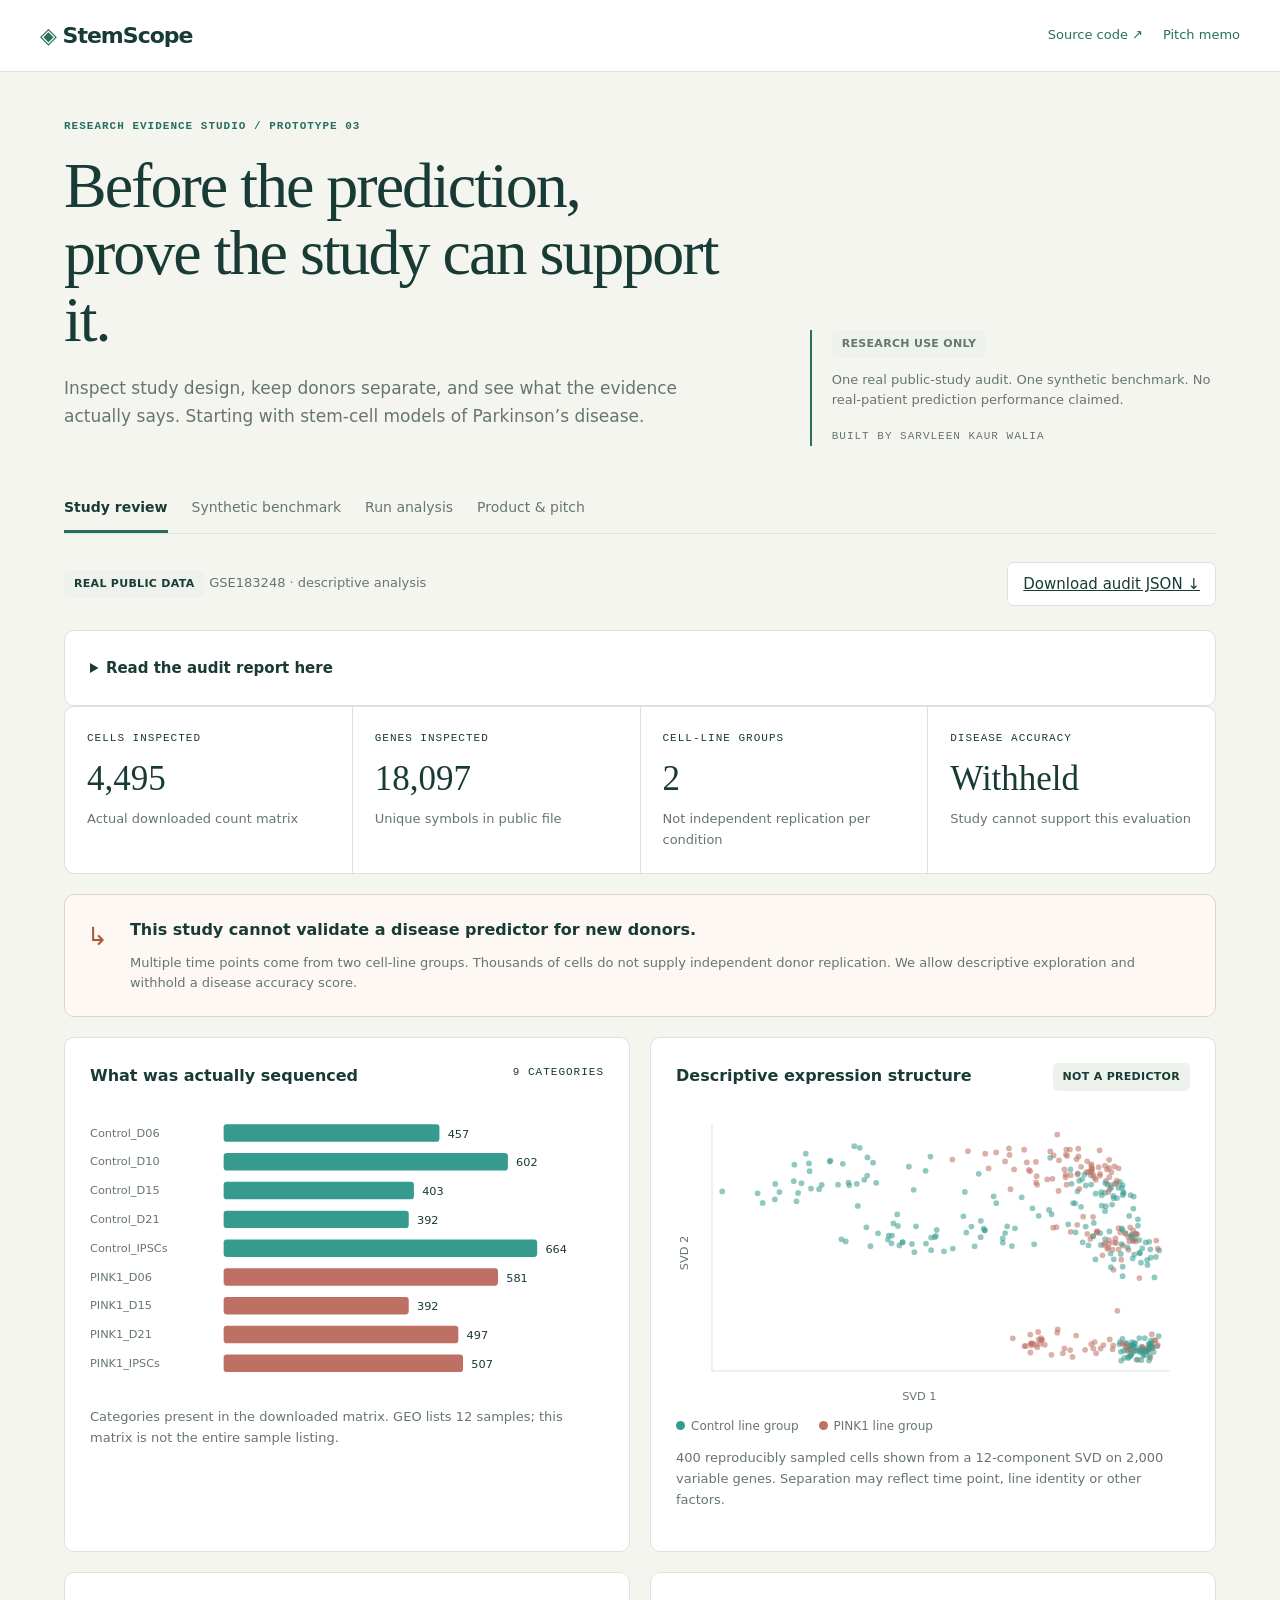
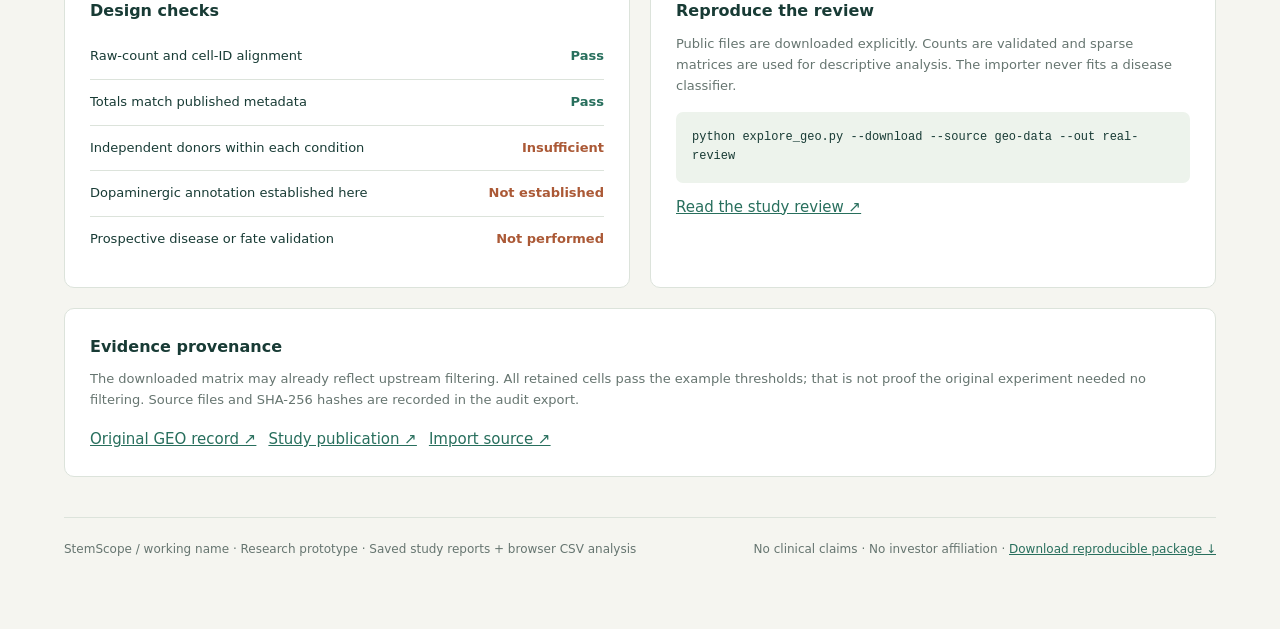
<file: research/stemcell-algorithm/index.html>
<!doctype html>
<html lang="en"><head><meta charset="utf-8"><meta name="viewport" content="width=device-width,initial-scale=1"><title>StemScope · Research evidence studio</title>
<meta name="description" content="An auditable single-cell research prototype. Inspect a real study, donor separation and a clearly labeled synthetic benchmark.">
<style>
:root{--bg:#f5f5f0;--paper:#fff;--ink:#183b35;--muted:#667570;--line:#dce3db;--green:#286f5d;--orange:#ab5936;--soft:#edf3ec;--warn:#fbede4}*{box-sizing:border-box}body{margin:0;background:var(--bg);color:var(--ink);font:15px/1.6 system-ui,-apple-system,Segoe UI,sans-serif}a{color:var(--green)}button,select{font:inherit}button,a,select{outline-offset:5px}button{cursor:pointer}nav{border-bottom:1px solid var(--line);background:var(--paper);padding:18px max(24px,calc((100vw - 1200px)/2));display:flex;justify-content:space-between;align-items:center;gap:20px}.brand{font-size:22px;font-weight:750;letter-spacing:-1px}.brand span{color:var(--green)}.mono{font:11px/1.7 ui-monospace,Consolas,monospace;letter-spacing:1px;text-transform:uppercase}.navlinks{display:flex;gap:20px;font-size:13px}.navlinks a{text-decoration:none}main{max-width:1200px;margin:auto;padding:45px 24px 70px}.hero{display:grid;grid-template-columns:1.7fr 1fr;gap:55px;align-items:end;margin-bottom:38px}.eyebrow{color:var(--green);font-weight:600}h1{font:500 clamp(38px,5vw,64px)/1.05 Georgia,serif;letter-spacing:-2px;max-width:720px;margin:16px 0 22px}h2{font:500 28px/1.2 Georgia,serif;margin:0 0 12px}h3{font-size:16px;margin:0 0 10px}p{margin:0 0 16px}.lead{max-width:670px;font-size:17px;color:var(--muted)}.note{border-left:2px solid var(--green);padding-left:20px;color:var(--muted);font-size:13px}.badge{display:inline-flex;padding:5px 10px;border-radius:5px;background:var(--soft);font-size:11px;font-weight:700;letter-spacing:.3px}.badge.warn{background:var(--warn);color:var(--orange)}.tabs{display:flex;gap:24px;border-bottom:1px solid var(--line);margin:28px 0}.tabs button{border:0;background:none;color:var(--muted);padding:12px 0;font-size:14px;border-bottom:3px solid transparent}.tabs button[aria-selected=true]{color:var(--ink);border-bottom-color:var(--green);font-weight:650}.panel{display:none}.panel.active{display:block}.toolbar{display:flex;justify-content:space-between;align-items:center;gap:20px;margin:24px 0}.toolbar select{border:1px solid var(--line);border-radius:7px;padding:10px;background:white;color:var(--ink);max-width:100%}.outline{border:1px solid var(--line);background:white;border-radius:7px;padding:9px 15px;color:var(--ink)}.metrics{display:grid;grid-template-columns:repeat(4,1fr);gap:1px;border:1px solid var(--line);border-radius:10px;overflow:hidden;background:var(--line)}.metric{background:var(--paper);padding:22px}.number{font:500 35px/1.3 Georgia,serif;margin:8px 0}.muted{color:var(--muted);font-size:13px}.decision{display:flex;gap:22px;border:1px solid #e5d2c4;background:#fdf8f3;border-radius:10px;margin:20px 0;padding:22px}.decision .symbol{font-size:25px;color:var(--orange)}.grid{display:grid;grid-template-columns:1fr 1fr;gap:20px;margin:20px 0}.card{background:white;border:1px solid var(--line);border-radius:10px;padding:25px}.sectionlabel{display:flex;justify-content:space-between;gap:15px;align-items:start;margin-bottom:15px}.chart{width:100%;height:auto;display:block}.legend{display:flex;gap:20px;font-size:12px;color:var(--muted);margin-top:10px}.dot{display:inline-block;width:9px;height:9px;border-radius:50%;margin-right:6px;background:#369b8e}.dot.orange{background:#bd7063}.checks{list-style:none;padding:0;margin:0}.checks li{border-top:1px solid var(--line);padding:12px 0;display:flex;justify-content:space-between;gap:20px;font-size:13px}.checks li:first-child{border-top:0}.checks b{color:var(--green);font-weight:600}.checks .fail{color:var(--orange)}.wide{grid-column:1/-1}.tablewrap{overflow-x:auto}table{border-collapse:collapse;width:100%;font-size:13px}th{text-align:left;font-size:11px;color:var(--muted);font-weight:600;text-transform:uppercase;letter-spacing:.5px}td,th{padding:11px 8px;border-bottom:1px solid var(--line)}.foldrow{display:grid;grid-template-columns:60px 1fr;gap:15px;margin:12px 0;align-items:center;font-size:12px}.foldcells{display:grid;grid-template-columns:repeat(16,1fr);gap:5px}.foldcell{height:28px;display:flex;align-items:center;justify-content:center;border-radius:4px;background:#edf3ec;font-size:10px;color:var(--green)}.foldcell.test{background:#286f5d;color:white}.quote{font:500 25px/1.45 Georgia,serif;border-left:3px solid var(--green);padding-left:24px;margin:20px 0 28px}.steps{counter-reset:step;display:grid;gap:15px}.step{display:flex;gap:15px}.step:before{counter-increment:step;content:counter(step,decimal-leading-zero);font:14px ui-monospace,monospace;color:var(--green)}details{border-top:1px solid var(--line);padding:16px 0}summary{cursor:pointer;font-weight:600}details p{color:var(--muted);margin:12px 0 0}footer{border-top:1px solid var(--line);display:flex;justify-content:space-between;gap:20px;padding-top:22px;margin-top:40px;color:var(--muted);font-size:12px}.status{font-size:12px;color:var(--muted);min-height:18px}.row{display:flex;gap:12px;flex-wrap:wrap}.modelbar{height:9px;background:var(--soft);border-radius:9px;overflow:hidden;margin:12px 0}.modelbar i{display:block;height:100%;background:var(--green)}.smallcode{white-space:pre-wrap;overflow-wrap:anywhere;background:var(--soft);padding:16px;border-radius:7px;font:12px/1.6 ui-monospace,Consolas,monospace} @media(max-width:760px){.hero,.grid{grid-template-columns:1fr;gap:20px}.metrics{grid-template-columns:1fr 1fr}.hero{margin-bottom:20px}.tabs{gap:14px}.tabs button{font-size:12px}.navlinks{gap:10px;font-size:11px}.toolbar{align-items:start;flex-direction:column}.foldcells{gap:2px}.foldcell{font-size:8px}main{padding-top:30px}h1{letter-spacing:-1px}footer{flex-direction:column}.decision{padding:16px}}@media(prefers-reduced-motion:reduce){*{scroll-behavior:auto!important}}
[hidden]{display:none!important}button:disabled{opacity:.55;cursor:wait}.upload-grid label{display:block;margin:12px 0}.upload-grid input,.upload-grid select{display:block;width:100%;margin-top:5px;padding:10px;border:1px solid var(--line);background:white;border-radius:6px}.tabs{flex-wrap:wrap}textarea{width:100%;min-height:180px;font:inherit;padding:15px}pre{max-height:420px;overflow:auto}</style></head><body>
<nav><div class="brand"><span>◈</span> StemScope</div><div class="navlinks"><a href="https://github.com/sarvleenwalia/sidequest/tree/main/research/stemcell-algorithm">Source code ↗</a><a href="#pitch">Pitch memo</a></div></nav>
<main><section class="hero"><div><div class="mono eyebrow">Research evidence studio / prototype 03</div><h1>Before the prediction,<br>prove the study can support it.</h1><p class="lead">Inspect study design, keep donors separate, and see what the evidence actually says. Starting with stem-cell models of Parkinson’s disease.</p></div><div class="note"><span class="badge">RESEARCH USE ONLY</span><p style="margin-top:12px">One real public-study audit. One synthetic benchmark. No real-patient prediction performance claimed.</p><div class="mono">Built by Sarvleen Kaur Walia</div></div></section>
<div class="tabs" role="tablist" aria-label="Evidence studio"><button role="tab" aria-selected="true" aria-controls="overview" id="tab-overview" data-panel="overview">Study review</button><button role="tab" aria-selected="false" aria-controls="benchmark" id="tab-benchmark" data-panel="benchmark">Synthetic benchmark</button><button role="tab" aria-selected="false" aria-controls="run" id="tab-run" data-panel="run">Run analysis</button><button role="tab" aria-selected="false" aria-controls="pitch" id="tab-pitch" data-panel="pitch">Product & pitch</button></div>
<section class="panel active" id="overview" role="tabpanel" aria-labelledby="tab-overview"><div class="toolbar"><div><span class="badge">REAL PUBLIC DATA</span> <span class="muted">GSE183248 · descriptive analysis</span></div><a class="outline" href="real-audit.json" download>Download audit JSON ↓</a></div><details class="card"><summary>Read the audit report here</summary><pre class="smallcode" id="audit-preview"></pre></details><div class="metrics" id="real-metrics"></div><div class="decision"><div class="symbol">↳</div><div><h3>This study cannot validate a disease predictor for new donors.</h3><p style="margin:0" class="muted">Multiple time points come from two cell-line groups. Thousands of cells do not supply independent donor replication. We allow descriptive exploration and withhold a disease accuracy score.</p></div></div><div class="grid"><article class="card"><div class="sectionlabel"><h3>What was actually sequenced</h3><span class="mono">9 categories</span></div><div id="samples"></div><p class="muted">Categories present in the downloaded matrix. GEO lists 12 samples; this matrix is not the entire sample listing.</p></article><article class="card"><div class="sectionlabel"><h3>Descriptive expression structure</h3><span class="badge">NOT A PREDICTOR</span></div><div id="scatter"></div><div class="legend"><span><i class="dot"></i>Control line group</span><span><i class="dot orange"></i>PINK1 line group</span></div><p class="muted" style="margin-top:12px">400 reproducibly sampled cells shown from a 12-component SVD on 2,000 variable genes. Separation may reflect time point, line identity or other factors.</p></article><article class="card"><h3>Design checks</h3><ul class="checks"><li><span>Raw-count and cell-ID alignment</span><b>Pass</b></li><li><span>Totals match published metadata</span><b id="total-check"></b></li><li><span>Independent donors within each condition</span><b class="fail">Insufficient</b></li><li><span>Dopaminergic annotation established here</span><b class="fail">Not established</b></li><li><span>Prospective disease or fate validation</span><b class="fail">Not performed</b></li></ul></article><article class="card"><h3>Reproduce the review</h3><p class="muted">Public files are downloaded explicitly. Counts are validated and sparse matrices are used for descriptive analysis. The importer never fits a disease classifier.</p><pre class="smallcode">python explore_geo.py --download --source geo-data --out real-review</pre><a href="https://github.com/sarvleenwalia/sidequest/blob/main/research/stemcell-algorithm/DATASET_REVIEW.md">Read the study review ↗</a></article></div><article class="card"><h3>Evidence provenance</h3><p class="muted">The downloaded matrix may already reflect upstream filtering. All retained cells pass the example thresholds; that is not proof the original experiment needed no filtering. Source files and SHA-256 hashes are recorded in the audit export.</p><div class="row"><a href="https://www.ncbi.nlm.nih.gov/geo/query/acc.cgi?acc=GSE183248">Original GEO record ↗</a><a href="https://doi.org/10.1038/s42003-021-02973-7">Study publication ↗</a><a href="https://github.com/sarvleenwalia/sidequest/blob/main/research/stemcell-algorithm/explore_geo.py">Import source ↗</a></div></article></section>
<section class="panel" id="benchmark" role="tabpanel" aria-labelledby="tab-benchmark"><div class="toolbar"><div><span class="badge warn">SYNTHETIC DATA ONLY</span> <span class="muted">Planted expression signal · tests software behavior</span></div><a class="outline" href="synthetic-benchmark.json" download>Download benchmark JSON ↓</a></div><details class="card"><summary>Read the benchmark report here</summary><pre class="smallcode" id="benchmark-preview"></pre></details><div class="metrics" id="synthetic-metrics"></div><div class="decision"><div class="symbol">ⓘ</div><div><h3>These numbers are not Parkinson’s disease performance.</h3><p class="muted" style="margin:0">560 invented cells, 300 illustrative genes and 16 invented donors. A planted shift makes the groups separable. No independent real cohort has been evaluated.</p></div></div><div class="grid"><article class="card wide"><div class="sectionlabel"><h3>Every test donor stays out of training</h3><span class="badge">0 DONOR OVERLAP</span></div><div id="folds"></div><div class="legend"><span><i class="dot"></i>Training donor</span><span><i class="dot" style="background:#286f5d"></i>Held-out donor</span></div><p class="muted" style="margin-top:14px">Each square is one donor. Feature selection and scaling are fitted using only training-fold profiles. The whole-dataset embedding is never used as model input.</p></article><article class="card"><h3>Uncertainty, kept visible</h3><div id="interval"></div><p class="muted">The percentile interval resamples whole donors from fixed out-of-fold predictions. Models are not refitted. This conditional interval does not capture external-cohort uncertainty or demonstrate clinical reliability.</p></article><article class="card"><h3>A simple baseline first</h3><p>Variance filtering → training-fold gene selection → standardization → regularized logistic regression.</p><p class="muted">Compare balanced accuracy with a majority baseline. A sophisticated model would need to earn its complexity on independently verified data. No novel model architecture is claimed.</p><a href="https://github.com/sarvleenwalia/sidequest/blob/main/research/stemcell-algorithm/VALIDATION.md">Read the software validation ↗</a></article><article class="card wide"><h3>Inspect held-out predictions <span class="badge warn">SYNTHETIC</span></h3><div class="tablewrap"><table><thead><tr><th>Invented donor</th><th>Assigned label</th><th>Predicted label</th><th>Result</th></tr></thead><tbody id="predictions"></tbody></table></div></article></div></section>
<section class="panel" id="run" role="tabpanel" aria-labelledby="tab-run">
<div class="toolbar"><h2>Run the algorithm</h2><span class="badge">IN YOUR BROWSER</span></div>
<p>Try the synthetic sample, or choose your own small raw-count dataset. The Python pipeline checks the data, combines cells by donor, and tests on donors excluded from training.</p>
<p class="muted">Files stay in this browser's memory. Python libraries download from jsDelivr on the first run, which can take a few minutes. This browser runner accepts CSV only. Use the Python package for large studies, MTX or H5AD.</p>
<div class="grid upload-grid"><article class="card"><h3>1. Choose your files</h3>
<label>Raw-count CSV (up to 20 MB)<input id="counts-file" type="file" accept=".csv,text/csv"></label>
<p class="muted">One cell per row. First column: cell_id. Remaining columns: gene names with nonnegative integer counts.</p>
<label>Metadata CSV (up to 5 MB)<input id="metadata-file" type="file" accept=".csv,text/csv"></label>
<p class="muted">Required columns: cell_id, donor_id, batch_id, status. Cell IDs must match the counts. Technical replicates must share the original donor ID.</p>
<div class="row"><a href="counts.example.csv" download>Example counts ↓</a><a href="metadata.example.csv" download>Example metadata ↓</a></div></article>
<article class="card"><h3>2. Set the checks</h3><label>Disease-label column<input id="label-column" value="status" maxlength="100"></label><label>Donor-separated folds<select id="run-folds"><option>2</option><option>3</option><option selected>4</option></select></label><label>Minimum detected genes per cell<input id="run-min-genes" type="number" min="1" value="200"></label><p class="muted">At least one independent donor per fold in every class. At least 10 retained cells per donor. Maximum mitochondrial counts: 20%. Sample runs contain invented donors and a planted signal.</p></article></div>
<div class="row"><button class="outline" id="run-own">Run uploaded data</button><button class="outline" id="run-sample">Run synthetic sample</button><button class="outline" id="cancel-run" hidden>Cancel run</button></div>
<p id="run-status" role="status" aria-live="polite" style="margin-top:16px">Ready. No files selected or processed yet.</p>
<article class="card" id="run-results" hidden><h3>Results from this run</h3><p id="run-summary"></p><p class="muted" id="run-warnings"></p><a class="outline" id="run-download" download="stemscope-run.zip">Download results ZIP ↓</a><details><summary>Inspect the metrics</summary><pre class="smallcode" id="run-report"></pre></details></article>
</section>
<section class="panel" id="pitch" role="tabpanel" aria-labelledby="tab-pitch"><div class="toolbar"><span class="badge">EARLY PRODUCT HYPOTHESIS</span><button class="outline" id="copy-pitch">Copy 30-second pitch</button></div><div class="grid"><article class="card wide"><div class="mono eyebrow">The wedge</div><div class="quote">Help stem-cell research teams decide whether a single-cell dataset supports a prediction claim, then produce a reproducible evidence report.</div><p class="muted">Proposed user: a computational researcher in an iPSC disease-modeling lab. Proposed buyer: a lab lead or research platform team. Customer demand, time saved, pricing and willingness to pay remain untested.</p><div class="status" id="copy-status" aria-live="polite"></div><textarea id="pitch-text" aria-label="Pitch text for manual copying" readonly hidden></textarea></article><article class="card"><h3>What exists today</h3><ul class="checks"><li><span>Executable research pipeline</span><b>Built</b></li><li><span>Real public-study audit</span><b>Completed</b></li><li><span>Donor-disjoint synthetic evaluation</span><b>Completed</b></li><li><span>Independent real-cohort prediction</span><b class="fail">Pending</b></li><li><span>Customers or paid pilots</span><b class="fail">None claimed</b></li></ul></article><article class="card"><h3>What could make it valuable</h3><p>Review study design earlier. Give collaborators a report they can inspect and reproduce. Make limitations visible beside results.</p><p class="muted">The current model is standard open-source machinery. A potential advantage would need to come from trustworthy metadata adapters and demonstrated workflow value. There is no proven moat today.</p></article><article class="card wide"><h3>Milestones that would earn a stronger pitch</h3><div class="steps"><div class="step"><div><b>Three lab review exercises</b><p class="muted">Observe the actual workflow; measure time and design problems found against an expert notebook baseline.</p></div></div><div class="step"><div><b>An eligible donor cohort</b><p class="muted">Confirm donor, time point, genotype, batch and cell type. Freeze the task and analysis plan before evaluation.</p></div></div><div class="step"><div><b>Independent validation and a paid-pilot decision</b><p class="muted">Test a fixed model on a compatible external cohort, then decide whether the workflow justifies hosted collaboration.</p></div></div></div></article><article class="card wide"><h3>Questions a serious reviewer will ask</h3><details><summary>Is the algorithm novel?</summary><p>No. Logistic regression is a standard baseline. The proposed product is an evidence-review workflow; its usefulness and differentiation must still be demonstrated.</p></details><details><summary>Does this predict future cell fate or early Parkinson’s vulnerability?</summary><p>No. Future fate needs lineage or longitudinal outcome labels. Real disease generalization needs independently replicated donors and separate validation. Neither has been demonstrated here.</p></details><details><summary>Why won’t a lab just use Scanpy or Seurat?</summary><p>They may. Those are established tools. StemScope must show that its focused study-review workflow is easier to reproduce or catches meaningful design problems compared with existing notebooks.</p></details><details><summary>What is the current ask?</summary><p>Introductions to research collaborators and design partners. Funding amount, market size, traction and customer savings are not invented.</p></details><a href="https://github.com/sarvleenwalia/sidequest/blob/main/research/stemcell-algorithm/PITCH.md">Full pitch memo and reviewer questions ↗</a></article></div></section>
<footer><span>StemScope / working name · Research prototype · Saved study reports + browser CSV analysis</span><span>No clinical claims · No investor affiliation · <a href="stemcell-algorithm.zip">Download reproducible package ↓</a></span></footer></main>
<script type="application/json" id="evidence">{"real": {"accession": "GSE183248", "source_urls": {"GSE183248_Metadata.csv.gz": "https://ftp.ncbi.nlm.nih.gov/geo/series/GSE183nnn/GSE183248/suppl/GSE183248_Metadata.csv.gz", "GSE183248_Raw_data.csv.gz": "https://ftp.ncbi.nlm.nih.gov/geo/series/GSE183nnn/GSE183248/suppl/GSE183248_Raw_data.csv.gz"}, "input_sha256": {"GSE183248_Metadata.csv.gz": "b8bb1b475fdc6448fd801732647d1b2e1d1f90d0d72f70c34bd542e26649ec52", "GSE183248_Raw_data.csv.gz": "df67841f18757a8caf24ced9af7a2e741ec4d9df9de3ac8391bd31a96c4b9923"}, "synthetic": false, "cells": 4495, "genes": 18097, "cells_after_example_qc": 4495, "sample_categories_in_download": 9, "line_groups": ["Control", "PINK1"], "matrix_totals_match_published_metadata": true, "published_mito_fraction_range": [0.0, 0.0583533173461231], "classifier_eligible": false, "disease_prediction_metrics": null, "decision": "Two cell-line groups; no independent donor replication within condition. Do not report cross-donor PD accuracy.", "limitations": ["Public matrix may already reflect upstream filtering; downloaded cells are not all originally sequenced cells.", "GEO lists 12 samples, but this downloaded matrix has 9 sample categories.", "SVD is descriptive; differences may reflect time point, line identity, mutation, protocol or other factors.", "No cell-type annotations were inferred. No early vulnerability or future cell fate was predicted."]}, "synthetic": {"balanced_accuracy": 1.0, "majority_baseline_balanced_accuracy": 0.5, "classes": ["PD", "control"], "confusion_matrix": [[8, 0], [0, 8]], "confusion_matrix_unit": "donor/label pseudobulk rows", "donors_by_class": {"PD": 8, "control": 8}, "evaluation_unit": "held-out donor", "folds": [{"fold": 1, "train_donors": ["donor_01", "donor_02", "donor_03", "donor_06", "donor_07", "donor_08", "donor_09", "donor_10", "donor_11", "donor_12", "donor_14", "donor_15"], "test_donors": ["donor_00", "donor_04", "donor_05", "donor_13"], "train_units": 12, "test_units": 4}, {"fold": 2, "train_donors": ["donor_00", "donor_02", "donor_03", "donor_04", "donor_05", "donor_06", "donor_07", "donor_09", "donor_10", "donor_13", "donor_14", "donor_15"], "test_donors": ["donor_01", "donor_08", "donor_11", "donor_12"], "train_units": 12, "test_units": 4}, {"fold": 3, "train_donors": ["donor_00", "donor_01", "donor_03", "donor_04", "donor_05", "donor_06", "donor_08", "donor_11", "donor_12", "donor_13", "donor_14", "donor_15"], "test_donors": ["donor_02", "donor_07", "donor_09", "donor_10"], "train_units": 12, "test_units": 4}, {"fold": 4, "train_donors": ["donor_00", "donor_01", "donor_02", "donor_04", "donor_05", "donor_07", "donor_08", "donor_09", "donor_10", "donor_11", "donor_12", "donor_13"], "test_donors": ["donor_03", "donor_06", "donor_14", "donor_15"], "train_units": 12, "test_units": 4}], "conditional_bootstrap": {"metric": "balanced_accuracy", "interval_95_percent": [1.0, 1.0], "valid_draws": 1000, "requested_draws": 1000, "resampling_unit": "donor", "method": "Percentile bootstrap of fixed out-of-fold predictions; models are not refitted. Not external-validation uncertainty."}, "roc_auc": 1.0, "permutation_scores": [0.5, 0.6875, 0.875, 0.5625, 0.625, 0.5625, 0.5, 0.5, 0.625, 0.8125, 0.3125, 0.625, 0.375, 0.5625, 0.5, 0.625, 0.5625, 0.4375, 0.8125], "successful_permutations": 19, "permutation_p_value": 0.05, "task": "pd", "label_column": "status", "cells_input": 560, "cells_analyzed": 558, "genes_analyzed": 300, "donors": 16, "synthetic": true, "warnings": ["No cell-type subset: PD status may reflect cell composition. Not a dopaminergic-specific result.", "Multiple batches detected; batch-label overlap alone does not rule out confounding. Review protocol and time-point effects; this model does not adjust batch.", "Differential tests use donor pseudobulk but do not adjust batch, sex, age, or genotype; use a count-based design model for publication."], "interpretation": "Exploratory label classification, not future vulnerability, clinical diagnosis, causal mechanism, or validated treatment guidance."}, "samples": [{"sample": "Control_D06", "line_group": "Control", "timepoint": "D06", "cells": 457}, {"sample": "Control_D10", "line_group": "Control", "timepoint": "D10", "cells": 602}, {"sample": "Control_D15", "line_group": "Control", "timepoint": "D15", "cells": 403}, {"sample": "Control_D21", "line_group": "Control", "timepoint": "D21", "cells": 392}, {"sample": "Control_IPSCs", "line_group": "Control", "timepoint": "IPSCs", "cells": 664}, {"sample": "PINK1_D06", "line_group": "PINK1", "timepoint": "D06", "cells": 581}, {"sample": "PINK1_D15", "line_group": "PINK1", "timepoint": "D15", "cells": 392}, {"sample": "PINK1_D21", "line_group": "PINK1", "timepoint": "D21", "cells": 497}, {"sample": "PINK1_IPSCs", "line_group": "PINK1", "timepoint": "IPSCs", "cells": 507}], "embedding": [{"svd_1": 33.16159703014998, "svd_2": 9.820486419898982, "line_group": "Control"}, {"svd_1": 53.90923690194857, "svd_2": 0.8827156235776116, "line_group": "PINK1"}, {"svd_1": 54.60971760731003, "svd_2": 3.306023557135444, "line_group": "Control"}, {"svd_1": 47.60827386749864, "svd_2": 10.443836945976049, "line_group": "PINK1"}, {"svd_1": 44.2768684901003, "svd_2": 0.1866021172986685, "line_group": "Control"}, {"svd_1": 55.81606200413473, "svd_2": -15.2303840340702, "line_group": "PINK1"}, {"svd_1": 50.99433692075531, "svd_2": 3.70149986146265, "line_group": "Control"}, {"svd_1": 46.10915936477557, "svd_2": 0.4437834999474799, "line_group": "Control"}, {"svd_1": 44.03931739849151, "svd_2": 15.07241276407436, "line_group": "PINK1"}, {"svd_1": 52.26305338351144, "svd_2": 10.687378196292602, "line_group": "PINK1"}, {"svd_1": 51.273560153322855, "svd_2": 2.246211496030653, "line_group": "PINK1"}, {"svd_1": 56.19154665982479, "svd_2": -15.08936375895008, "line_group": "Control"}, {"svd_1": 54.01070698849746, "svd_2": 7.946381493672578, "line_group": "Control"}, {"svd_1": 53.003056229092, "svd_2": 9.074308721816095, "line_group": "Control"}, {"svd_1": 54.30662145325326, "svd_2": -1.1202182589053442, "line_group": "Control"}, {"svd_1": 40.679985749312856, "svd_2": 14.657668855601832, "line_group": "PINK1"}, {"svd_1": 51.523735669688, "svd_2": 2.1730866604881776, "line_group": "Control"}, {"svd_1": 52.59868853062609, "svd_2": 7.836491136972253, "line_group": "Control"}, {"svd_1": 53.113259913251255, "svd_2": -14.80226705881392, "line_group": "Control"}, {"svd_1": 46.24965491660136, "svd_2": 13.007206442389863, "line_group": "PINK1"}, {"svd_1": 37.66141174659302, "svd_2": -0.4443510304952179, "line_group": "Control"}, {"svd_1": 24.85495739755921, "svd_2": 7.30368661249676, "line_group": "Control"}, {"svd_1": 54.91399072873271, "svd_2": -15.16857943685353, "line_group": "Control"}, {"svd_1": 47.17959412362317, "svd_2": 10.342721966371071, "line_group": "PINK1"}, {"svd_1": 42.06235018933433, "svd_2": 2.53829126269423, "line_group": "Control"}, {"svd_1": 53.57243910758614, "svd_2": 2.1799057210466426, "line_group": "Control"}, {"svd_1": 55.61872086691614, "svd_2": -15.087755982569565, "line_group": "PINK1"}, {"svd_1": 51.222474953737255, "svd_2": 2.332425067197337, "line_group": "PINK1"}, {"svd_1": 55.48225179368778, "svd_2": -14.760446810408252, "line_group": "Control"}, {"svd_1": 54.849595484650045, "svd_2": -15.78379319736213, "line_group": "Control"}, {"svd_1": 47.42832425578816, "svd_2": 14.605445698759343, "line_group": "PINK1"}, {"svd_1": 48.45778431354455, "svd_2": -16.175942153932432, "line_group": "PINK1"}, {"svd_1": 47.99493924515358, "svd_2": 17.188513591259603, "line_group": "PINK1"}, {"svd_1": 53.4146759508721, "svd_2": 8.411864119381054, "line_group": "Control"}, {"svd_1": 46.46901654332245, "svd_2": -14.092815880849722, "line_group": "PINK1"}, {"svd_1": 54.72985332284642, "svd_2": -4.693850891307259, "line_group": "PINK1"}, {"svd_1": 46.25455810634695, "svd_2": -14.87213794503127, "line_group": "PINK1"}, {"svd_1": 55.36268382537888, "svd_2": -1.94053131444226, "line_group": "Control"}, {"svd_1": 49.462075303563566, "svd_2": 6.704262874889954, "line_group": "Control"}, {"svd_1": 39.43904491904532, "svd_2": -0.1970872166246947, "line_group": "Control"}, {"svd_1": 54.06966494324392, "svd_2": -16.391663454022886, "line_group": "Control"}, {"svd_1": 49.948602363528586, "svd_2": 6.159741487945528, "line_group": "Control"}, {"svd_1": 27.703529370727637, "svd_2": 11.601480193635808, "line_group": "Control"}, {"svd_1": 53.69035261923138, "svd_2": -14.60978673491068, "line_group": "Control"}, {"svd_1": 47.66278033149334, "svd_2": 2.985464235533753, "line_group": "PINK1"}, {"svd_1": 50.45666212842259, "svd_2": 13.115334631161122, "line_group": "PINK1"}, {"svd_1": 52.41498697489403, "svd_2": 9.118544226845446, "line_group": "Control"}, {"svd_1": 55.67341939940704, "svd_2": -14.597362946132725, "line_group": "Control"}, {"svd_1": 49.040347986462265, "svd_2": 14.895420954914654, "line_group": "PINK1"}, {"svd_1": 53.34774516547205, "svd_2": -4.418969775652532, "line_group": "Control"}, {"svd_1": 30.30872396668597, "svd_2": 1.212271474967429, "line_group": "Control"}, {"svd_1": 55.39485700666587, "svd_2": -2.705494160309695, "line_group": "Control"}, {"svd_1": 47.53423505815409, "svd_2": 5.048680655235413, "line_group": "Control"}, {"svd_1": 53.84732612834464, "svd_2": -0.3811513600943065, "line_group": "PINK1"}, {"svd_1": 55.17607109615125, "svd_2": -13.876904092955836, "line_group": "Control"}, {"svd_1": 54.00356536051143, "svd_2": 1.7127448406762642, "line_group": "Control"}, {"svd_1": 52.09612094327967, "svd_2": -0.2287100599954952, "line_group": "PINK1"}, {"svd_1": 42.99659928376558, "svd_2": 6.724449773180552, "line_group": "Control"}, {"svd_1": 31.81034244856084, "svd_2": 15.16167663391156, "line_group": "Control"}, {"svd_1": 55.09021391624925, "svd_2": -15.662994734754204, "line_group": "Control"}, {"svd_1": 40.96259249269767, "svd_2": 3.163924232927221, "line_group": "Control"}, {"svd_1": 27.38964776856613, "svd_2": 14.264347495312812, "line_group": "Control"}, {"svd_1": 40.54158749394172, "svd_2": 2.232888310939514, "line_group": "Control"}, {"svd_1": 49.78988502844853, "svd_2": 10.124777629374735, "line_group": "Control"}, {"svd_1": 42.094420846900704, "svd_2": 14.274153164122955, "line_group": "PINK1"}, {"svd_1": 53.5917157720992, "svd_2": -14.706183058048314, "line_group": "Control"}, {"svd_1": 42.99680716639227, "svd_2": 14.469280253733867, "line_group": "PINK1"}, {"svd_1": 45.8642773379672, "svd_2": -14.64358402464313, "line_group": "PINK1"}, {"svd_1": 51.90437114915261, "svd_2": 12.440168725908876, "line_group": "PINK1"}, {"svd_1": 51.63977079710445, "svd_2": 7.920055110528096, "line_group": "Control"}, {"svd_1": 45.50192702319017, "svd_2": 12.941847895461736, "line_group": "PINK1"}, {"svd_1": 55.24735360135018, "svd_2": 0.7369716260000986, "line_group": "Control"}, {"svd_1": 48.57923216536002, "svd_2": 11.870755869706988, "line_group": "PINK1"}, {"svd_1": 32.35755835352376, "svd_2": 3.0341790673705757, "line_group": "Control"}, {"svd_1": 30.66574504166166, "svd_2": 0.897262860655281, "line_group": "Control"}, {"svd_1": 56.22846168628786, "svd_2": -14.91262203312102, "line_group": "PINK1"}, {"svd_1": 52.6241438302694, "svd_2": 7.490356654365302, "line_group": "Control"}, {"svd_1": 48.90356928153355, "svd_2": 3.4823073615176807, "line_group": "Control"}, {"svd_1": 54.47317176645621, "svd_2": -15.338827465456433, "line_group": "Control"}, {"svd_1": 50.92294667339772, "svd_2": 1.6700090208410436, "line_group": "PINK1"}, {"svd_1": 53.50141943145066, "svd_2": -16.870214269544284, "line_group": "Control"}, {"svd_1": 54.46720797793699, "svd_2": 2.0221181339668783, "line_group": "Control"}, {"svd_1": 51.15036937207746, "svd_2": 8.177380286982856, "line_group": "Control"}, {"svd_1": 47.5219145547096, "svd_2": -16.405224573193596, "line_group": "PINK1"}, {"svd_1": 42.371307886987935, "svd_2": 12.013030359965043, "line_group": "PINK1"}, {"svd_1": 49.95426914841694, "svd_2": 12.263509194142442, "line_group": "PINK1"}, {"svd_1": 50.078769200325496, "svd_2": 0.7598858449498395, "line_group": "Control"}, {"svd_1": 54.17663131940853, "svd_2": -1.7103471825467305, "line_group": "Control"}, {"svd_1": 44.08604463509506, "svd_2": 14.082615418083709, "line_group": "PINK1"}, {"svd_1": 43.725597695092574, "svd_2": 2.1638926916708163, "line_group": "Control"}, {"svd_1": 54.94518027974024, "svd_2": -15.619813984933533, "line_group": "Control"}, {"svd_1": 54.22430890724107, "svd_2": -15.922800338818709, "line_group": "PINK1"}, {"svd_1": 49.17013036285288, "svd_2": 9.670631760727751, "line_group": "Control"}, {"svd_1": 55.53683076024589, "svd_2": 0.8382470715375414, "line_group": "Control"}, {"svd_1": 54.01139971109011, "svd_2": -14.949312209891287, "line_group": "Control"}, {"svd_1": 48.03920521241563, "svd_2": -12.510311055682694, "line_group": "PINK1"}, {"svd_1": 54.44044551648954, "svd_2": -15.708285627499778, "line_group": "Control"}, {"svd_1": 50.78189738447151, "svd_2": -14.763756686761027, "line_group": "PINK1"}, {"svd_1": 48.134777128181774, "svd_2": 13.25628630682576, "line_group": "PINK1"}, {"svd_1": 53.75766562422468, "svd_2": -0.0342358241898977, "line_group": "Control"}, {"svd_1": 53.70638801377082, "svd_2": -15.7666034054105, "line_group": "Control"}, {"svd_1": 51.54654204510468, "svd_2": -15.453143909210407, "line_group": "PINK1"}, {"svd_1": 55.3146569007106, "svd_2": -15.418795473881532, "line_group": "PINK1"}, {"svd_1": 51.59579833535774, "svd_2": 8.425262080708737, "line_group": "Control"}, {"svd_1": 51.39175181906565, "svd_2": 12.202838694748436, "line_group": "PINK1"}, {"svd_1": 52.869420004158265, "svd_2": 10.158552257603978, "line_group": "PINK1"}, {"svd_1": 55.96825470832143, "svd_2": -14.18069333977177, "line_group": "PINK1"}, {"svd_1": 53.23440035180009, "svd_2": -17.30269839900678, "line_group": "Control"}, {"svd_1": 53.82969106161408, "svd_2": -16.69571661681045, "line_group": "Control"}, {"svd_1": 50.75151217077772, "svd_2": 10.980175858612045, "line_group": "Control"}, {"svd_1": 51.50651364445717, "svd_2": 11.194575816174256, "line_group": "PINK1"}, {"svd_1": 56.308283860335735, "svd_2": -13.547593025493878, "line_group": "Control"}, {"svd_1": 48.10489562387773, "svd_2": 8.58099807327351, "line_group": "PINK1"}, {"svd_1": 53.030978251376204, "svd_2": 12.0378090325259, "line_group": "PINK1"}, {"svd_1": 53.99445314151468, "svd_2": -15.540171692990748, "line_group": "Control"}, {"svd_1": 53.24415269904952, "svd_2": -1.887872251111004, "line_group": "PINK1"}, {"svd_1": 50.400095400363085, "svd_2": 11.441308302946243, "line_group": "PINK1"}, {"svd_1": 34.11775643690792, "svd_2": 1.1764210385000362, "line_group": "Control"}, {"svd_1": 43.52736953029107, "svd_2": 1.3620009998023477, "line_group": "Control"}, {"svd_1": 53.42984482059445, "svd_2": 8.219376860362775, "line_group": "Control"}, {"svd_1": 55.60193319985038, "svd_2": -14.847678765243064, "line_group": "Control"}, {"svd_1": 40.30490344407882, "svd_2": 4.712409952587385, "line_group": "Control"}, {"svd_1": 50.32767400046203, "svd_2": 3.150067622050741, "line_group": "Control"}, {"svd_1": 53.30007978721309, "svd_2": 9.045006255579011, "line_group": "Control"}, {"svd_1": 45.84053483488768, "svd_2": -14.68269780280011, "line_group": "PINK1"}, {"svd_1": 37.20826251945581, "svd_2": 11.653447089021968, "line_group": "Control"}, {"svd_1": 41.22699243813862, "svd_2": 0.1463998708379369, "line_group": "Control"}, {"svd_1": 50.517999925619606, "svd_2": 11.439700013584629, "line_group": "PINK1"}, {"svd_1": 48.58593101810353, "svd_2": -15.405306010192565, "line_group": "PINK1"}, {"svd_1": 54.94743086057548, "svd_2": -15.453528545535258, "line_group": "Control"}, {"svd_1": 47.3265131022835, "svd_2": 5.6953968251548, "line_group": "Control"}, {"svd_1": 23.442744854939114, "svd_2": 8.23497288292919, "line_group": "Control"}, {"svd_1": 41.71925436372686, "svd_2": 1.536189886205242, "line_group": "Control"}, {"svd_1": 55.39371266871799, "svd_2": -15.586667876947654, "line_group": "Control"}, {"svd_1": 54.25650197881434, "svd_2": 1.065795306846098, "line_group": "Control"}, {"svd_1": 50.73206789455777, "svd_2": 11.631839719025564, "line_group": "PINK1"}, {"svd_1": 48.69748225077262, "svd_2": 11.098017396332152, "line_group": "PINK1"}, {"svd_1": 45.28741716936398, "svd_2": 14.88396702540806, "line_group": "PINK1"}, {"svd_1": 49.29129355010747, "svd_2": 6.734708975218156, "line_group": "Control"}, {"svd_1": 53.16423327590554, "svd_2": 2.2526063533985563, "line_group": "PINK1"}, {"svd_1": 45.67132136802554, "svd_2": 11.793424521762203, "line_group": "PINK1"}, {"svd_1": 46.70164643191647, "svd_2": -14.196340736963872, "line_group": "PINK1"}, {"svd_1": 31.5709519687615, "svd_2": 9.668221538668186, "line_group": "Control"}, {"svd_1": 55.6905545040146, "svd_2": -14.20144397395692, "line_group": "Control"}, {"svd_1": 56.34874243879095, "svd_2": -0.4843435233897347, "line_group": "Control"}, {"svd_1": 45.78475311027021, "svd_2": -13.317229286123036, "line_group": "PINK1"}, {"svd_1": 53.20326239606746, "svd_2": -1.0098396184101837, "line_group": "Control"}, {"svd_1": 49.63599899203486, "svd_2": 3.4184246631496147, "line_group": "PINK1"}, {"svd_1": 47.70164501377838, "svd_2": 13.99701241376038, "line_group": "PINK1"}, {"svd_1": 47.41832976554442, "svd_2": 13.63499082150857, "line_group": "Control"}, {"svd_1": 37.24179044278627, "svd_2": 0.5566924504586891, "line_group": "Control"}, {"svd_1": 47.99029307001644, "svd_2": -13.035385666883354, "line_group": "PINK1"}, {"svd_1": 35.335008434843544, "svd_2": 0.7966022099540953, "line_group": "Control"}, {"svd_1": 56.113774139238096, "svd_2": 1.0170898517545692, "line_group": "PINK1"}, {"svd_1": 51.70530318612548, "svd_2": -1.2240216243874156, "line_group": "PINK1"}, {"svd_1": 54.99890884960889, "svd_2": -15.735348065917185, "line_group": "PINK1"}, {"svd_1": 30.032442013620336, "svd_2": 9.5498556705791, "line_group": "Control"}, {"svd_1": 55.43474416277434, "svd_2": -15.87960940283616, "line_group": "Control"}, {"svd_1": 51.181303240008056, "svd_2": -16.174973819623307, "line_group": "PINK1"}, {"svd_1": 26.763692528009905, "svd_2": 8.290053958332223, "line_group": "Control"}, {"svd_1": 52.59134410373531, "svd_2": -14.955339227676255, "line_group": "PINK1"}, {"svd_1": 55.96295629494246, "svd_2": -4.603303494713929, "line_group": "Control"}, {"svd_1": 45.08306879810608, "svd_2": 7.615703278796983, "line_group": "Control"}, {"svd_1": 32.44398574898073, "svd_2": 13.693456242757332, "line_group": "Control"}, {"svd_1": 53.14402866791425, "svd_2": -14.465986293443343, "line_group": "Control"}, {"svd_1": 44.53731257310123, "svd_2": 2.88682975607188, "line_group": "Control"}, {"svd_1": 52.25030381482737, "svd_2": 13.342577205735608, "line_group": "PINK1"}, {"svd_1": 39.401257389583456, "svd_2": 13.377759060390892, "line_group": "PINK1"}, {"svd_1": 53.27835479102738, "svd_2": 2.874770044851525, "line_group": "Control"}, {"svd_1": 38.0497338918683, "svd_2": 1.731463066869101, "line_group": "Control"}, {"svd_1": 49.68010298864731, "svd_2": 11.275868354922236, "line_group": "Control"}, {"svd_1": 54.31867588951764, "svd_2": 1.2858458816830327, "line_group": "Control"}, {"svd_1": 56.08111833380589, "svd_2": -1.470523543991139, "line_group": "Control"}, {"svd_1": 52.60985048385723, "svd_2": -3.4432948507049845, "line_group": "PINK1"}, {"svd_1": 54.72177592602808, "svd_2": -13.856268877884856, "line_group": "Control"}, {"svd_1": 46.434717118577126, "svd_2": -12.92023119421678, "line_group": "PINK1"}, {"svd_1": 37.96256543462963, "svd_2": 1.5280788171843038, "line_group": "Control"}, {"svd_1": 34.19199537201087, "svd_2": 1.78390242481488, "line_group": "Control"}, {"svd_1": 52.529195600192814, "svd_2": -15.553272324927956, "line_group": "PINK1"}, {"svd_1": 50.55908576455349, "svd_2": 0.3002104920644667, "line_group": "Control"}, {"svd_1": 52.76400211651942, "svd_2": 1.3425731949985704, "line_group": "PINK1"}, {"svd_1": 53.0180727839382, "svd_2": 2.910035413878259, "line_group": "PINK1"}, {"svd_1": 27.82075818573628, "svd_2": 8.95281699124372, "line_group": "Control"}, {"svd_1": 52.688309149107305, "svd_2": 12.331207358065914, "line_group": "PINK1"}, {"svd_1": 52.18768482894389, "svd_2": -0.0817335524201688, "line_group": "PINK1"}, {"svd_1": 28.696016722928157, "svd_2": 9.523708145682134, "line_group": "Control"}, {"svd_1": 55.50946583655087, "svd_2": -15.503877364923998, "line_group": "Control"}, {"svd_1": 54.85773929687295, "svd_2": -2.3567845499074065, "line_group": "Control"}, {"svd_1": 52.30425744768798, "svd_2": 8.832640215190379, "line_group": "Control"}, {"svd_1": 53.3394174507028, "svd_2": 2.652104547408781, "line_group": "Control"}, {"svd_1": 51.78034763668106, "svd_2": -14.925306681157592, "line_group": "PINK1"}, {"svd_1": 55.62595479717925, "svd_2": -0.3107619061346082, "line_group": "Control"}, {"svd_1": 55.75615147410238, "svd_2": -14.89124937289984, "line_group": "Control"}, {"svd_1": 52.07526646265697, "svd_2": 11.86488295417801, "line_group": "PINK1"}, {"svd_1": 34.56997140158473, "svd_2": 3.627459123643268, "line_group": "Control"}, {"svd_1": 37.66429876209955, "svd_2": 1.4772709845461445, "line_group": "Control"}, {"svd_1": 50.22463079629548, "svd_2": 11.093650634559614, "line_group": "Control"}, {"svd_1": 55.61771325477852, "svd_2": -16.83688144898827, "line_group": "PINK1"}, {"svd_1": 48.80431144875556, "svd_2": 13.935458054074353, "line_group": "PINK1"}, {"svd_1": 52.92420659064025, "svd_2": -9.69327369927916, "line_group": "PINK1"}, {"svd_1": 30.953705854560948, "svd_2": 9.444752618056818, "line_group": "Control"}, {"svd_1": 43.72241261615603, "svd_2": 13.096653698446335, "line_group": "PINK1"}, {"svd_1": 49.57521766472255, "svd_2": 13.43680615260206, "line_group": "PINK1"}, {"svd_1": 55.58449137303617, "svd_2": -16.581361845123126, "line_group": "Control"}, {"svd_1": 49.09560094724368, "svd_2": 2.34852711662587, "line_group": "PINK1"}, {"svd_1": 29.405734414572343, "svd_2": 13.223326159070703, "line_group": "Control"}, {"svd_1": 26.45472449921882, "svd_2": 12.601029785858698, "line_group": "Control"}, {"svd_1": 50.96424438850617, "svd_2": 10.99803105038662, "line_group": "PINK1"}, {"svd_1": 52.24232154118304, "svd_2": 0.5315668088333384, "line_group": "PINK1"}, {"svd_1": 54.60436311851689, "svd_2": 4.257802897819881, "line_group": "Control"}, {"svd_1": 48.76043931599251, "svd_2": 9.536212595527614, "line_group": "PINK1"}, {"svd_1": 26.407266873198434, "svd_2": 10.07332300341424, "line_group": "Control"}, {"svd_1": 51.99070744394352, "svd_2": 10.121115861663627, "line_group": "PINK1"}, {"svd_1": 53.387102324353975, "svd_2": 0.2511294347495049, "line_group": "PINK1"}, {"svd_1": 52.44071726818366, "svd_2": 11.44168162948755, "line_group": "PINK1"}, {"svd_1": 51.04562602166136, "svd_2": 10.586604039809108, "line_group": "PINK1"}, {"svd_1": 50.12261663410401, "svd_2": 4.660406623346602, "line_group": "PINK1"}, {"svd_1": 42.78432223716976, "svd_2": 7.762929465799266, "line_group": "Control"}, {"svd_1": 51.28679367139485, "svd_2": 2.4753918454806088, "line_group": "PINK1"}, {"svd_1": 53.338588206051625, "svd_2": -13.982402920566829, "line_group": "Control"}, {"svd_1": 55.04286118756526, "svd_2": -16.13012213524924, "line_group": "Control"}, {"svd_1": 31.36305318721877, "svd_2": 15.417595003452258, "line_group": "Control"}, {"svd_1": 50.776831894988966, "svd_2": 9.553564396251875, "line_group": "Control"}, {"svd_1": 49.65616105555867, "svd_2": 8.540418149548866, "line_group": "Control"}, {"svd_1": 28.479014330640386, "svd_2": 8.85057890511576, "line_group": "Control"}, {"svd_1": 50.71026128962587, "svd_2": 1.250949821492054, "line_group": "PINK1"}, {"svd_1": 53.35016931683976, "svd_2": 9.481257465702951, "line_group": "Control"}, {"svd_1": 53.12548618157091, "svd_2": 9.963110442628468, "line_group": "Control"}, {"svd_1": 54.086436375556445, "svd_2": 1.9129297525071445, "line_group": "Control"}, {"svd_1": 49.24728298551776, "svd_2": -16.73290875562826, "line_group": "PINK1"}, {"svd_1": 54.99230629420741, "svd_2": -15.247339937872075, "line_group": "PINK1"}, {"svd_1": 54.24565869190375, "svd_2": -15.149881690457676, "line_group": "Control"}, {"svd_1": 54.81437283775583, "svd_2": -15.766586566913436, "line_group": "Control"}, {"svd_1": 53.88343865589922, "svd_2": -15.095045120408008, "line_group": "Control"}, {"svd_1": 34.88313297862467, "svd_2": 5.013741191008871, "line_group": "Control"}, {"svd_1": 32.903691605579525, "svd_2": 12.899693434427666, "line_group": "Control"}, {"svd_1": 50.86263938562834, "svd_2": 12.001507457250051, "line_group": "PINK1"}, {"svd_1": 46.36341271035986, "svd_2": -15.263947477530778, "line_group": "PINK1"}, {"svd_1": 52.24123742750118, "svd_2": 1.0852975105279077, "line_group": "PINK1"}, {"svd_1": 51.904570303939934, "svd_2": 0.6041417470543933, "line_group": "PINK1"}, {"svd_1": 54.74180734328952, "svd_2": -15.980871388072416, "line_group": "Control"}, {"svd_1": 52.23840208229163, "svd_2": 12.08984375188142, "line_group": "PINK1"}, {"svd_1": 46.599390333529485, "svd_2": -14.69834535105157, "line_group": "PINK1"}, {"svd_1": 50.27790163333216, "svd_2": -15.638919467231426, "line_group": "PINK1"}, {"svd_1": 49.07922292708548, "svd_2": 11.86482409859877, "line_group": "Control"}, {"svd_1": 36.42504119400613, "svd_2": 3.20239862218113, "line_group": "Control"}, {"svd_1": 44.16687272332862, "svd_2": 8.857622916881784, "line_group": "PINK1"}, {"svd_1": 54.23039194575816, "svd_2": 2.5827651194871377, "line_group": "PINK1"}, {"svd_1": 54.15613282770602, "svd_2": -14.98643624269427, "line_group": "Control"}, {"svd_1": 45.79622709257539, "svd_2": -16.05089038984077, "line_group": "PINK1"}, {"svd_1": 48.74286877517428, "svd_2": 14.905369758061925, "line_group": "PINK1"}, {"svd_1": 54.73804020826688, "svd_2": -0.8377132025186025, "line_group": "Control"}, {"svd_1": 53.3683253580578, "svd_2": 7.946277942338722, "line_group": "Control"}, {"svd_1": 51.16119756885846, "svd_2": 10.28891681966655, "line_group": "PINK1"}, {"svd_1": 32.6893479089547, "svd_2": 0.1541286751271294, "line_group": "Control"}, {"svd_1": 54.20335478942456, "svd_2": -14.885404360179418, "line_group": "Control"}, {"svd_1": 52.271732956519486, "svd_2": 2.4099556994511824, "line_group": "Control"}, {"svd_1": 27.03933237270141, "svd_2": 9.765759740708672, "line_group": "Control"}, {"svd_1": 54.28935508084858, "svd_2": -14.703790651166289, "line_group": "Control"}, {"svd_1": 30.426530463317214, "svd_2": 12.735181346787073, "line_group": "Control"}, {"svd_1": 54.11874480798549, "svd_2": -14.456601545758806, "line_group": "Control"}, {"svd_1": 40.42838679398904, "svd_2": 8.44453865652363, "line_group": "Control"}, {"svd_1": 45.7743215928819, "svd_2": 11.602735508901056, "line_group": "PINK1"}, {"svd_1": 50.791572297826114, "svd_2": 12.662572842040811, "line_group": "PINK1"}, {"svd_1": 51.06527717944888, "svd_2": -14.453519645028711, "line_group": "PINK1"}, {"svd_1": 49.738676315634535, "svd_2": 13.846219043867215, "line_group": "PINK1"}, {"svd_1": 52.49493201427018, "svd_2": 6.513706331865105, "line_group": "Control"}, {"svd_1": 41.73555923697389, "svd_2": 4.036177375108871, "line_group": "Control"}, {"svd_1": 53.97515313299991, "svd_2": 3.0252347681349754, "line_group": "PINK1"}, {"svd_1": 54.07678476538015, "svd_2": 1.7076807156062197, "line_group": "Control"}, {"svd_1": 52.67642800687455, "svd_2": 0.737651204050262, "line_group": "PINK1"}, {"svd_1": 55.514518264922174, "svd_2": -17.286687068903287, "line_group": "Control"}, {"svd_1": 53.029909164248096, "svd_2": -0.3244447694530457, "line_group": "PINK1"}, {"svd_1": 46.34642548701442, "svd_2": 9.528254043731954, "line_group": "PINK1"}, {"svd_1": 32.42236719168794, "svd_2": 10.9350551453789, "line_group": "Control"}, {"svd_1": 50.796137529592336, "svd_2": 12.365697681741086, "line_group": "PINK1"}, {"svd_1": 36.09091480507275, "svd_2": 0.5044251386163643, "line_group": "Control"}, {"svd_1": 46.476671099688176, "svd_2": 4.79260651449557, "line_group": "Control"}, {"svd_1": 54.604612993428894, "svd_2": -17.17064175634267, "line_group": "PINK1"}, {"svd_1": 54.0768854000824, "svd_2": -16.216285628501463, "line_group": "Control"}, {"svd_1": 35.05980401149092, "svd_2": 0.2858308943152481, "line_group": "Control"}, {"svd_1": 53.66542179451138, "svd_2": -15.268523876436268, "line_group": "PINK1"}, {"svd_1": 54.26555142234233, "svd_2": 7.740414758172115, "line_group": "Control"}, {"svd_1": 55.51163918124353, "svd_2": -15.547794932604935, "line_group": "Control"}, {"svd_1": 45.31741451451487, "svd_2": -15.090922707512252, "line_group": "PINK1"}, {"svd_1": 54.237753985534816, "svd_2": 5.894123847984921, "line_group": "Control"}, {"svd_1": 51.9112959113505, "svd_2": 5.50928804458174, "line_group": "Control"}, {"svd_1": 52.72769373165098, "svd_2": 9.712876473039008, "line_group": "Control"}, {"svd_1": 45.420037457068894, "svd_2": -15.042916234511608, "line_group": "PINK1"}, {"svd_1": 52.386494307633306, "svd_2": 9.48516156563932, "line_group": "PINK1"}, {"svd_1": 51.93815051017667, "svd_2": 9.764204233879498, "line_group": "Control"}, {"svd_1": 55.65872203006367, "svd_2": -1.5934935287848782, "line_group": "Control"}, {"svd_1": 55.90332192188121, "svd_2": -15.98323759484792, "line_group": "Control"}, {"svd_1": 45.89197870935673, "svd_2": -14.97928726500565, "line_group": "PINK1"}, {"svd_1": 54.71612401595882, "svd_2": 1.0997409570319356, "line_group": "Control"}, {"svd_1": 41.56265032672722, "svd_2": 11.210456136044614, "line_group": "Control"}, {"svd_1": 51.91571576275051, "svd_2": 1.2579647107792429, "line_group": "Control"}, {"svd_1": 52.39726010713636, "svd_2": -3.048456190990112, "line_group": "Control"}, {"svd_1": 55.74847330018008, "svd_2": -13.250654945413345, "line_group": "PINK1"}, {"svd_1": 55.812777405196506, "svd_2": -15.414312041379986, "line_group": "PINK1"}, {"svd_1": 53.953014453010304, "svd_2": -15.561470970429731, "line_group": "Control"}, {"svd_1": 54.44338155843512, "svd_2": -15.767595623471674, "line_group": "Control"}, {"svd_1": 44.35478762697648, "svd_2": -13.887961811986736, "line_group": "PINK1"}, {"svd_1": 50.46264143498634, "svd_2": 2.037514570151894, "line_group": "PINK1"}, {"svd_1": 46.66374068186127, "svd_2": -13.865324865030956, "line_group": "PINK1"}, {"svd_1": 35.301347199417144, "svd_2": 0.7313313105828201, "line_group": "Control"}, {"svd_1": 38.713164390642746, "svd_2": -0.6251737531875381, "line_group": "Control"}, {"svd_1": 55.189784498383176, "svd_2": -16.428842096513346, "line_group": "Control"}, {"svd_1": 25.23404956969452, "svd_2": 8.42132347808256, "line_group": "Control"}, {"svd_1": 53.82789124298064, "svd_2": 1.4818501783806026, "line_group": "PINK1"}, {"svd_1": 56.06327720393001, "svd_2": -14.22821318986463, "line_group": "PINK1"}, {"svd_1": 36.23191992266542, "svd_2": 8.763806444747951, "line_group": "Control"}, {"svd_1": 52.81291445290455, "svd_2": 0.6378912139535533, "line_group": "PINK1"}, {"svd_1": 34.938053400217576, "svd_2": 3.255516617752897, "line_group": "Control"}, {"svd_1": 55.04042262645537, "svd_2": -16.544157505126137, "line_group": "Control"}, {"svd_1": 47.93775466844175, "svd_2": 3.0694535636052387, "line_group": "PINK1"}, {"svd_1": 43.8977575823613, "svd_2": 3.1861930487386405, "line_group": "Control"}, {"svd_1": 54.54151825342394, "svd_2": 1.9693904682641337, "line_group": "PINK1"}, {"svd_1": 53.58413382034989, "svd_2": -15.031371287377082, "line_group": "PINK1"}, {"svd_1": 48.7039867040663, "svd_2": 14.138275201886268, "line_group": "PINK1"}, {"svd_1": 46.97577661758432, "svd_2": -14.882238567370171, "line_group": "PINK1"}, {"svd_1": 50.92753371425882, "svd_2": 1.692379966860498, "line_group": "Control"}, {"svd_1": 37.60541622955967, "svd_2": 13.83065551604444, "line_group": "Control"}, {"svd_1": 52.85956290843873, "svd_2": 9.717084990678336, "line_group": "PINK1"}, {"svd_1": 49.062043386324206, "svd_2": -15.68161367381985, "line_group": "PINK1"}, {"svd_1": 46.25626671975343, "svd_2": 9.882257174507206, "line_group": "PINK1"}, {"svd_1": 26.629225328658464, "svd_2": 7.010784610311468, "line_group": "Control"}, {"svd_1": 55.30783413637509, "svd_2": -15.850603027965567, "line_group": "Control"}, {"svd_1": 52.29871727295355, "svd_2": -14.060742424383646, "line_group": "PINK1"}, {"svd_1": 52.122518946633065, "svd_2": 9.545400512643871, "line_group": "Control"}, {"svd_1": 48.67575246417424, "svd_2": 10.683857739525246, "line_group": "PINK1"}, {"svd_1": 53.835902000282616, "svd_2": -15.7073785869835, "line_group": "PINK1"}, {"svd_1": 51.49274297743229, "svd_2": 10.899682066407, "line_group": "PINK1"}, {"svd_1": 53.81929506971113, "svd_2": -16.906300690475756, "line_group": "Control"}, {"svd_1": 29.35226602111088, "svd_2": 13.066659352208024, "line_group": "Control"}, {"svd_1": 52.5368036468391, "svd_2": -0.3468628899369845, "line_group": "PINK1"}, {"svd_1": 53.989826515697736, "svd_2": -16.61370033243464, "line_group": "Control"}, {"svd_1": 51.64428665692979, "svd_2": 6.348746359338317, "line_group": "Control"}, {"svd_1": 49.660451223969496, "svd_2": 11.08116594332492, "line_group": "PINK1"}, {"svd_1": 53.4331452898434, "svd_2": -15.778896389121588, "line_group": "Control"}, {"svd_1": 51.56834038925522, "svd_2": 0.3617785399614092, "line_group": "Control"}, {"svd_1": 51.91151458590956, "svd_2": 8.30740247111473, "line_group": "Control"}, {"svd_1": 27.65258157345324, "svd_2": 12.792002634025089, "line_group": "Control"}, {"svd_1": 54.18142531418442, "svd_2": 0.9765653719951388, "line_group": "PINK1"}, {"svd_1": 52.18063204028412, "svd_2": 8.43323820006551, "line_group": "PINK1"}, {"svd_1": 34.408388657954646, "svd_2": 0.6032050177203522, "line_group": "Control"}, {"svd_1": 54.96318499567447, "svd_2": -0.1720579984624303, "line_group": "Control"}, {"svd_1": 44.46462669027723, "svd_2": 11.87648206301629, "line_group": "PINK1"}, {"svd_1": 49.80766733165542, "svd_2": 8.915185702620075, "line_group": "PINK1"}, {"svd_1": 49.503782795013066, "svd_2": 2.281445202790828, "line_group": "Control"}, {"svd_1": 50.93400951689728, "svd_2": 4.648969951658248, "line_group": "PINK1"}, {"svd_1": 46.76598768114943, "svd_2": -14.070794278261308, "line_group": "PINK1"}, {"svd_1": 43.54111257689105, "svd_2": 0.6991076065570743, "line_group": "Control"}, {"svd_1": 50.95486093035346, "svd_2": -15.433054853342863, "line_group": "PINK1"}, {"svd_1": 35.83991120374999, "svd_2": 12.297219542331668, "line_group": "Control"}, {"svd_1": 30.889538247058045, "svd_2": 9.841468424954028, "line_group": "Control"}, {"svd_1": 53.59827316850993, "svd_2": 2.0583682210467598, "line_group": "PINK1"}, {"svd_1": 51.824731854848906, "svd_2": 0.3367187603411562, "line_group": "PINK1"}, {"svd_1": 46.30925378762597, "svd_2": 10.848531003923318, "line_group": "PINK1"}, {"svd_1": 55.59631293310122, "svd_2": -14.778859282287057, "line_group": "Control"}, {"svd_1": 55.31627158977822, "svd_2": -15.798599196019753, "line_group": "Control"}, {"svd_1": 42.05558837849393, "svd_2": 2.6285456726481757, "line_group": "Control"}, {"svd_1": 53.35957881237776, "svd_2": -2.9582457557850064, "line_group": "Control"}, {"svd_1": 51.9786660129119, "svd_2": 6.262144113492426, "line_group": "Control"}, {"svd_1": 45.96347396522429, "svd_2": 5.934974893623564, "line_group": "Control"}, {"svd_1": 52.63153701280103, "svd_2": -1.83176680208131, "line_group": "Control"}, {"svd_1": 52.37815199387158, "svd_2": -0.9607783574105582, "line_group": "Control"}, {"svd_1": 52.89606923043043, "svd_2": 7.501525832265408, "line_group": "Control"}, {"svd_1": 55.73102823195767, "svd_2": -15.275733347827629, "line_group": "Control"}, {"svd_1": 54.38692063840036, "svd_2": 2.0655715371640806, "line_group": "PINK1"}, {"svd_1": 54.431499000362045, "svd_2": 0.8626658447262328, "line_group": "PINK1"}, {"svd_1": 50.84731068088911, "svd_2": 11.497139015661176, "line_group": "PINK1"}, {"svd_1": 50.034895450823065, "svd_2": 10.35967640694412, "line_group": "Control"}, {"svd_1": 54.89848377772796, "svd_2": -17.21257619121354, "line_group": "Control"}, {"svd_1": 34.46283419476056, "svd_2": 1.7887086723874106, "line_group": "Control"}, {"svd_1": 54.765049975036106, "svd_2": -0.919290381012903, "line_group": "Control"}, {"svd_1": 54.49385679237084, "svd_2": -17.12078520225644, "line_group": "Control"}, {"svd_1": 31.64846847513544, "svd_2": 6.307182816870496, "line_group": "Control"}, {"svd_1": 54.39288623225718, "svd_2": -14.587135694841816, "line_group": "Control"}, {"svd_1": 56.23066390115774, "svd_2": -0.2021161225256444, "line_group": "PINK1"}, {"svd_1": 33.31245939188537, "svd_2": 2.130374413930845, "line_group": "Control"}, {"svd_1": 51.46868462903977, "svd_2": 14.794857847888853, "line_group": "PINK1"}, {"svd_1": 36.293066116543294, "svd_2": -0.7468473230843854, "line_group": "Control"}, {"svd_1": 49.551372785261634, "svd_2": -13.46283594789846, "line_group": "PINK1"}, {"svd_1": 32.18549400726444, "svd_2": 10.287228688661177, "line_group": "Control"}, {"svd_1": 53.21440841725985, "svd_2": -15.940416909269024, "line_group": "Control"}, {"svd_1": 53.35882103608526, "svd_2": -14.682563604028958, "line_group": "PINK1"}, {"svd_1": 24.88867491788737, "svd_2": 9.665749126698543, "line_group": "Control"}, {"svd_1": 49.09810923459258, "svd_2": 11.000563072941192, "line_group": "PINK1"}, {"svd_1": 51.12380185708545, "svd_2": -1.8584387803378408, "line_group": "Control"}, {"svd_1": 41.9624165633985, "svd_2": 2.8555650068594502, "line_group": "Control"}, {"svd_1": 50.33422789952181, "svd_2": 9.419717826941492, "line_group": "Control"}, {"svd_1": 45.99650499131716, "svd_2": -14.668768793868782, "line_group": "PINK1"}, {"svd_1": 49.723707287794326, "svd_2": 15.02749475394484, "line_group": "PINK1"}, {"svd_1": 20.546283977468885, "svd_2": 8.511229496621123, "line_group": "Control"}, {"svd_1": 53.26473530893198, "svd_2": 0.4850177558482191, "line_group": "Control"}, {"svd_1": 50.817964278610376, "svd_2": 11.898002599667503, "line_group": "PINK1"}, {"svd_1": 38.116606729053146, "svd_2": 2.6416344524163797, "line_group": "Control"}, {"svd_1": 53.89516289178124, "svd_2": 4.770523204716199, "line_group": "Control"}, {"svd_1": 23.85628749627822, "svd_2": 6.767979954384391, "line_group": "Control"}], "predictions": [{"donor_id": "donor_00", "label": "control", "n_cells": 35, "batches": "batch_0", "predicted_label": "control", "probability_PD": 0.3999484423905861, "probability_control": 0.6000515576094139}, {"donor_id": "donor_01", "label": "PD", "n_cells": 35, "batches": "batch_0", "predicted_label": "PD", "probability_PD": 0.8023562739082597, "probability_control": 0.1976437260917402}, {"donor_id": "donor_02", "label": "control", "n_cells": 35, "batches": "batch_0", "predicted_label": "control", "probability_PD": 0.2156599040433398, "probability_control": 0.7843400959566602}, {"donor_id": "donor_03", "label": "PD", "n_cells": 35, "batches": "batch_0", "predicted_label": "PD", "probability_PD": 0.6361969642155728, "probability_control": 0.3638030357844272}, {"donor_id": "donor_04", "label": "control", "n_cells": 35, "batches": "batch_1", "predicted_label": "control", "probability_PD": 0.3227985882477917, "probability_control": 0.6772014117522083}, {"donor_id": "donor_05", "label": "PD", "n_cells": 35, "batches": "batch_1", "predicted_label": "PD", "probability_PD": 0.7762487585371005, "probability_control": 0.2237512414628994}, {"donor_id": "donor_06", "label": "control", "n_cells": 35, "batches": "batch_1", "predicted_label": "control", "probability_PD": 0.3141114895422405, "probability_control": 0.6858885104577594}, {"donor_id": "donor_07", "label": "PD", "n_cells": 35, "batches": "batch_1", "predicted_label": "PD", "probability_PD": 0.7709363214567545, "probability_control": 0.2290636785432455}, {"donor_id": "donor_08", "label": "control", "n_cells": 34, "batches": "batch_2", "predicted_label": "control", "probability_PD": 0.2171420888627797, "probability_control": 0.7828579111372203}, {"donor_id": "donor_09", "label": "PD", "n_cells": 35, "batches": "batch_2", "predicted_label": "PD", "probability_PD": 0.5590263443048604, "probability_control": 0.4409736556951396}, {"donor_id": "donor_10", "label": "control", "n_cells": 35, "batches": "batch_2", "predicted_label": "control", "probability_PD": 0.3601766761564898, "probability_control": 0.6398233238435101}, {"donor_id": "donor_11", "label": "PD", "n_cells": 35, "batches": "batch_2", "predicted_label": "PD", "probability_PD": 0.659678521172371, "probability_control": 0.340321478827629}, {"donor_id": "donor_12", "label": "control", "n_cells": 34, "batches": "batch_3", "predicted_label": "control", "probability_PD": 0.228958914185396, "probability_control": 0.771041085814604}, {"donor_id": "donor_13", "label": "PD", "n_cells": 35, "batches": "batch_3", "predicted_label": "PD", "probability_PD": 0.7562688731274162, "probability_control": 0.2437311268725838}, {"donor_id": "donor_14", "label": "control", "n_cells": 35, "batches": "batch_3", "predicted_label": "control", "probability_PD": 0.2940204526425259, "probability_control": 0.705979547357474}, {"donor_id": "donor_15", "label": "PD", "n_cells": 35, "batches": "batch_3", "predicted_label": "PD", "probability_PD": 0.7466578650957214, "probability_control": 0.2533421349042785}]}</script><script>
'use strict';const E=JSON.parse(document.getElementById('evidence').textContent);const $=id=>document.getElementById(id);const fmt=n=>Number(n).toLocaleString('en-US');const metric=(label,value,note)=>`<div class="metric"><div class="mono">${label}</div><div class="number">${value}</div><div class="muted">${note}</div></div>`;
$('audit-preview').textContent=JSON.stringify(E.real,null,2);$('benchmark-preview').textContent=JSON.stringify(E.synthetic,null,2);$('real-metrics').innerHTML=metric('Cells inspected',fmt(E.real.cells),'Actual downloaded count matrix')+metric('Genes inspected',fmt(E.real.genes),'Unique symbols in public file')+metric('Cell-line groups',E.real.line_groups.length,'Not independent replication per condition')+metric('Disease accuracy','Withheld','Study cannot support this evaluation');$('total-check').textContent=E.real.matrix_totals_match_published_metadata?'Pass':'Mismatch';
$('samples').innerHTML=`<svg viewBox="0 0 500 285" class="chart" role="img" aria-label="Cell counts by sample category">${E.samples.map((s,i)=>`<text x="0" y="${22+i*28}" font-size="11" fill="#667570">${s.sample}</text><rect x="130" y="${10+i*28}" width="${s.cells/Math.max(...E.samples.map(x=>x.cells))*305}" height="17" rx="3" fill="${s.line_group==='Control'?'#369b8e':'#bd7063'}"/><text x="${138+s.cells/Math.max(...E.samples.map(x=>x.cells))*305}" y="${23+i*28}" font-size="11" fill="#183b35">${s.cells}</text>`).join('')}</svg>`;
const xs=E.embedding.map(p=>p.svd_1),ys=E.embedding.map(p=>p.svd_2);const scale=(v,a,b,lo,hi)=>lo+(v-a)/(b-a||1)*(hi-lo);$('scatter').innerHTML=`<svg viewBox="0 0 500 285" class="chart" role="img" aria-label="Descriptive SVD of 400 sampled real cells"><path d="M35 10 V250 H480" stroke="#dce3db" fill="none"/>${E.embedding.map(p=>`<circle cx="${scale(p.svd_1,Math.min(...xs),Math.max(...xs),45,470)}" cy="${scale(p.svd_2,Math.min(...ys),Math.max(...ys),240,20)}" r="2.8" opacity=".55" fill="${p.line_group==='Control'?'#369b8e':'#bd7063'}"/>`).join('')}<text x="220" y="278" font-size="11" fill="#667570">SVD 1</text><text x="0" y="140" font-size="11" fill="#667570" transform="rotate(-90 12 140)">SVD 2</text></svg>`;
const S=E.synthetic,ci=S.conditional_bootstrap.interval_95_percent;$('synthetic-metrics').innerHTML=metric('Synthetic accuracy',(S.balanced_accuracy*100).toFixed(1)+'%','Balanced accuracy on invented donors')+metric('Majority baseline',(S.majority_baseline_balanced_accuracy*100).toFixed(0)+'%','Same synthetic evaluation task')+metric('Invented donors',S.donors,'Held out by donor, not cell')+metric('Test suite','15 passed','Software checks; not biological validation');$('interval').innerHTML=`<div class="number">${(ci[0]*100).toFixed(1)}–${(ci[1]*100).toFixed(1)}%</div><p>Conditional 95% interval · ${S.conditional_bootstrap.valid_draws} valid donor-bootstrap draws</p>`;
const donors=[...new Set(S.folds.flatMap(f=>f.train_donors.concat(f.test_donors)))].sort();$('folds').innerHTML=S.folds.map(f=>`<div class="foldrow"><span>Fold ${f.fold}</span><div class="foldcells">${donors.map((d,i)=>`<span class="foldcell ${f.test_donors.includes(d)?'test':''}" title="${d}: ${f.test_donors.includes(d)?'held out':'training'}">${String(i+1).padStart(2,'0')}</span>`).join('')}</div></div>`).join('');$('predictions').innerHTML=E.predictions.map(p=>`<tr><td>${p.donor_id}</td><td>${p.label}</td><td>${p.predicted_label}</td><td>${p.label===p.predicted_label?'Correct':'Missed'}</td></tr>`).join('');
const tabs=[...document.querySelectorAll('[data-panel]')];
function selectPanel(id,focus=false){const chosen=tabs.find(t=>t.dataset.panel===id)||tabs[0];tabs.forEach(t=>{t.setAttribute('aria-selected',String(t===chosen));t.tabIndex=t===chosen?0:-1;});document.querySelectorAll('.panel').forEach(p=>p.classList.toggle('active',p.id===chosen.dataset.panel));if(focus)chosen.focus();}
tabs.forEach((b,i)=>{b.addEventListener('click',()=>{location.hash=b.dataset.panel;selectPanel(b.dataset.panel)});b.addEventListener('keydown',e=>{let n;if(e.key==='ArrowRight')n=(i+1)%tabs.length;if(e.key==='ArrowLeft')n=(i+tabs.length-1)%tabs.length;if(e.key==='Home')n=0;if(e.key==='End')n=tabs.length-1;if(n!==undefined){e.preventDefault();location.hash=tabs[n].dataset.panel;selectPanel(tabs[n].dataset.panel,true);}})});
window.addEventListener('hashchange',()=>selectPanel(location.hash.slice(1)));selectPanel(location.hash.slice(1));

function download(data,name){const url=URL.createObjectURL(new Blob([JSON.stringify(data,null,2)],{type:'application/json'}));const a=document.createElement('a');a.href=url;a.download=name;a.click();setTimeout(()=>URL.revokeObjectURL(url),1000)}$('copy-pitch').onclick=async()=>{const pitch="I started with a question about Parkinson’s disease in stem-cell-derived neurons. The first public dataset looked promising: thousands of cells and multiple samples. But the samples came from only two cell-line groups. That supports exploration, not a predictor that generalizes to new donors. I built StemScope to make that distinction explicit. It checks study design, keeps donors separate during evaluation, and turns the analysis into an evidence report. My next goal is to test whether labs can use it to review studies faster and avoid unsupported claims.";$('pitch-text').value=pitch;try{await navigator.clipboard.writeText(pitch);$('copy-status').textContent='Pitch copied.'}catch(e){$('pitch-text').hidden=false;$('pitch-text').focus();$('pitch-text').select();$('copy-status').textContent='Automatic copy is blocked in this browser. The pitch is selected below; press Ctrl+C or use Copy on your phone.'}};
</script><script src="runner.js"></script></body></html>
</file>
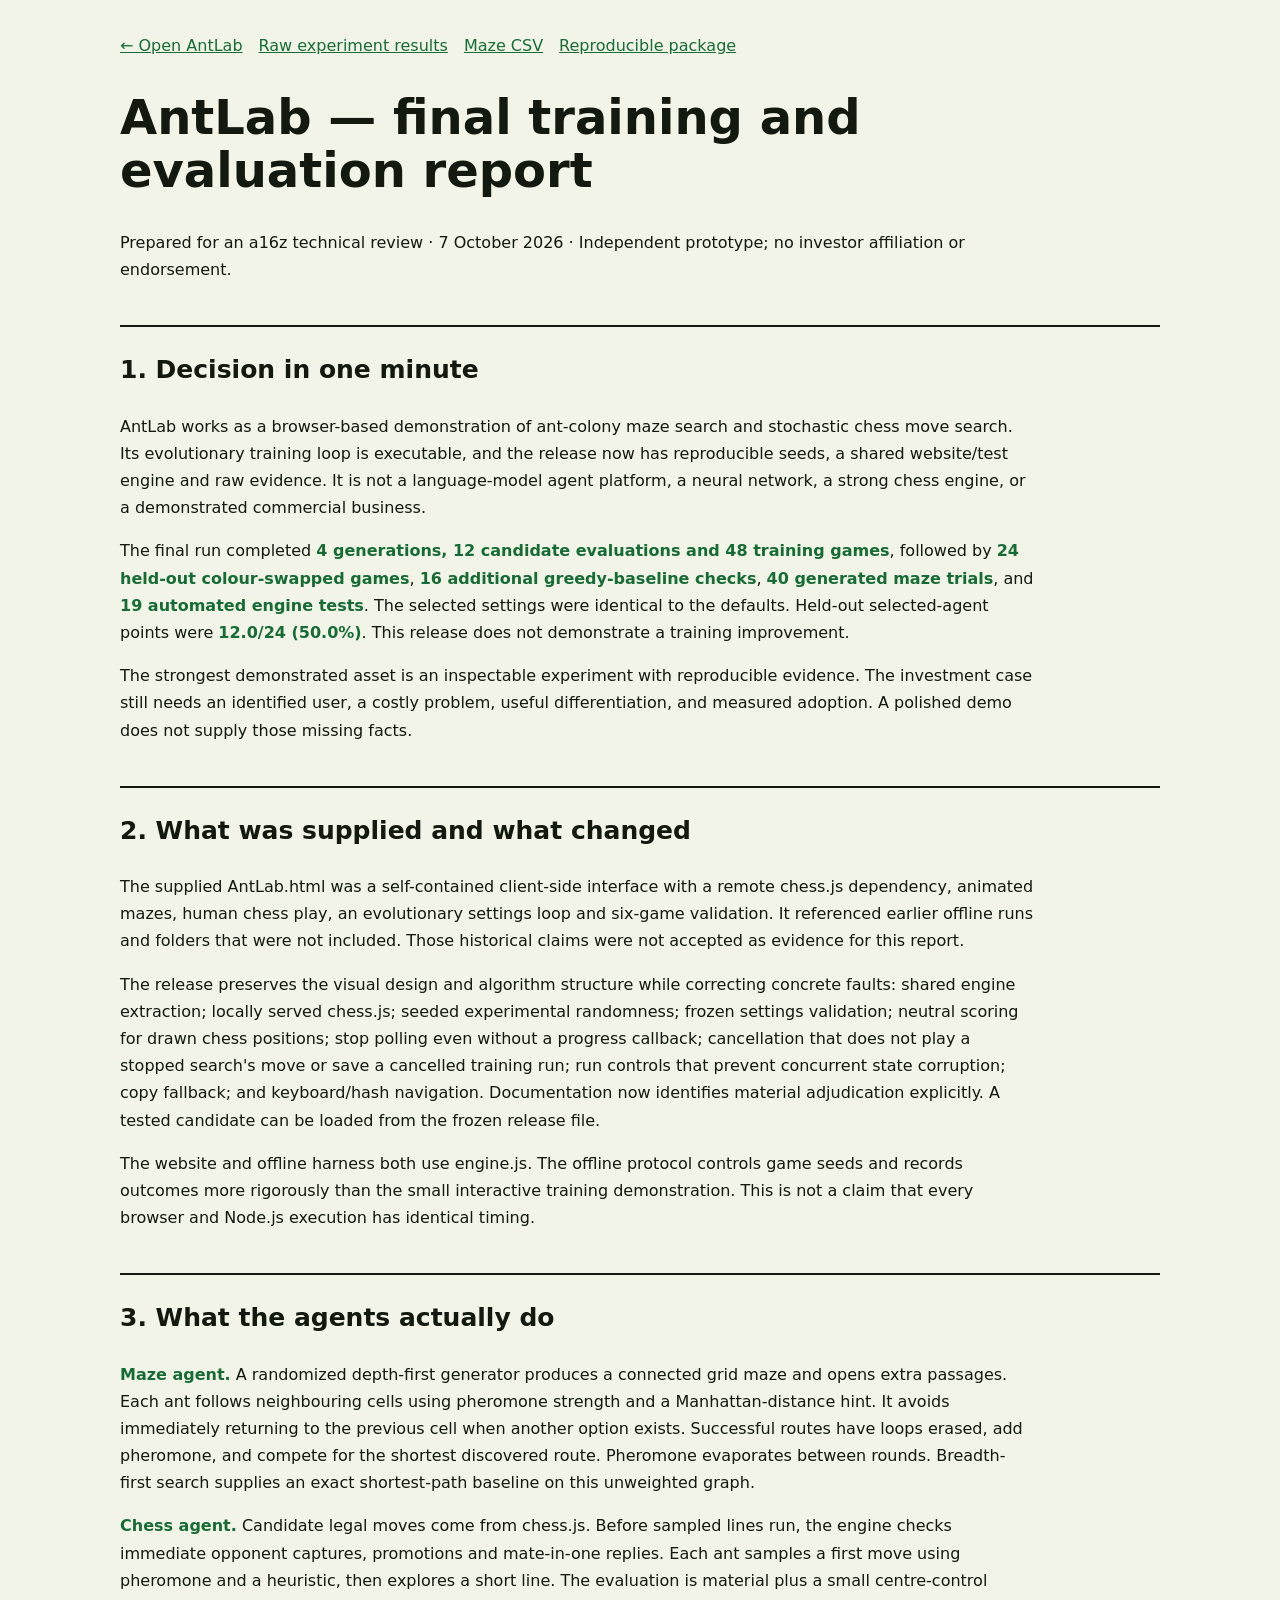
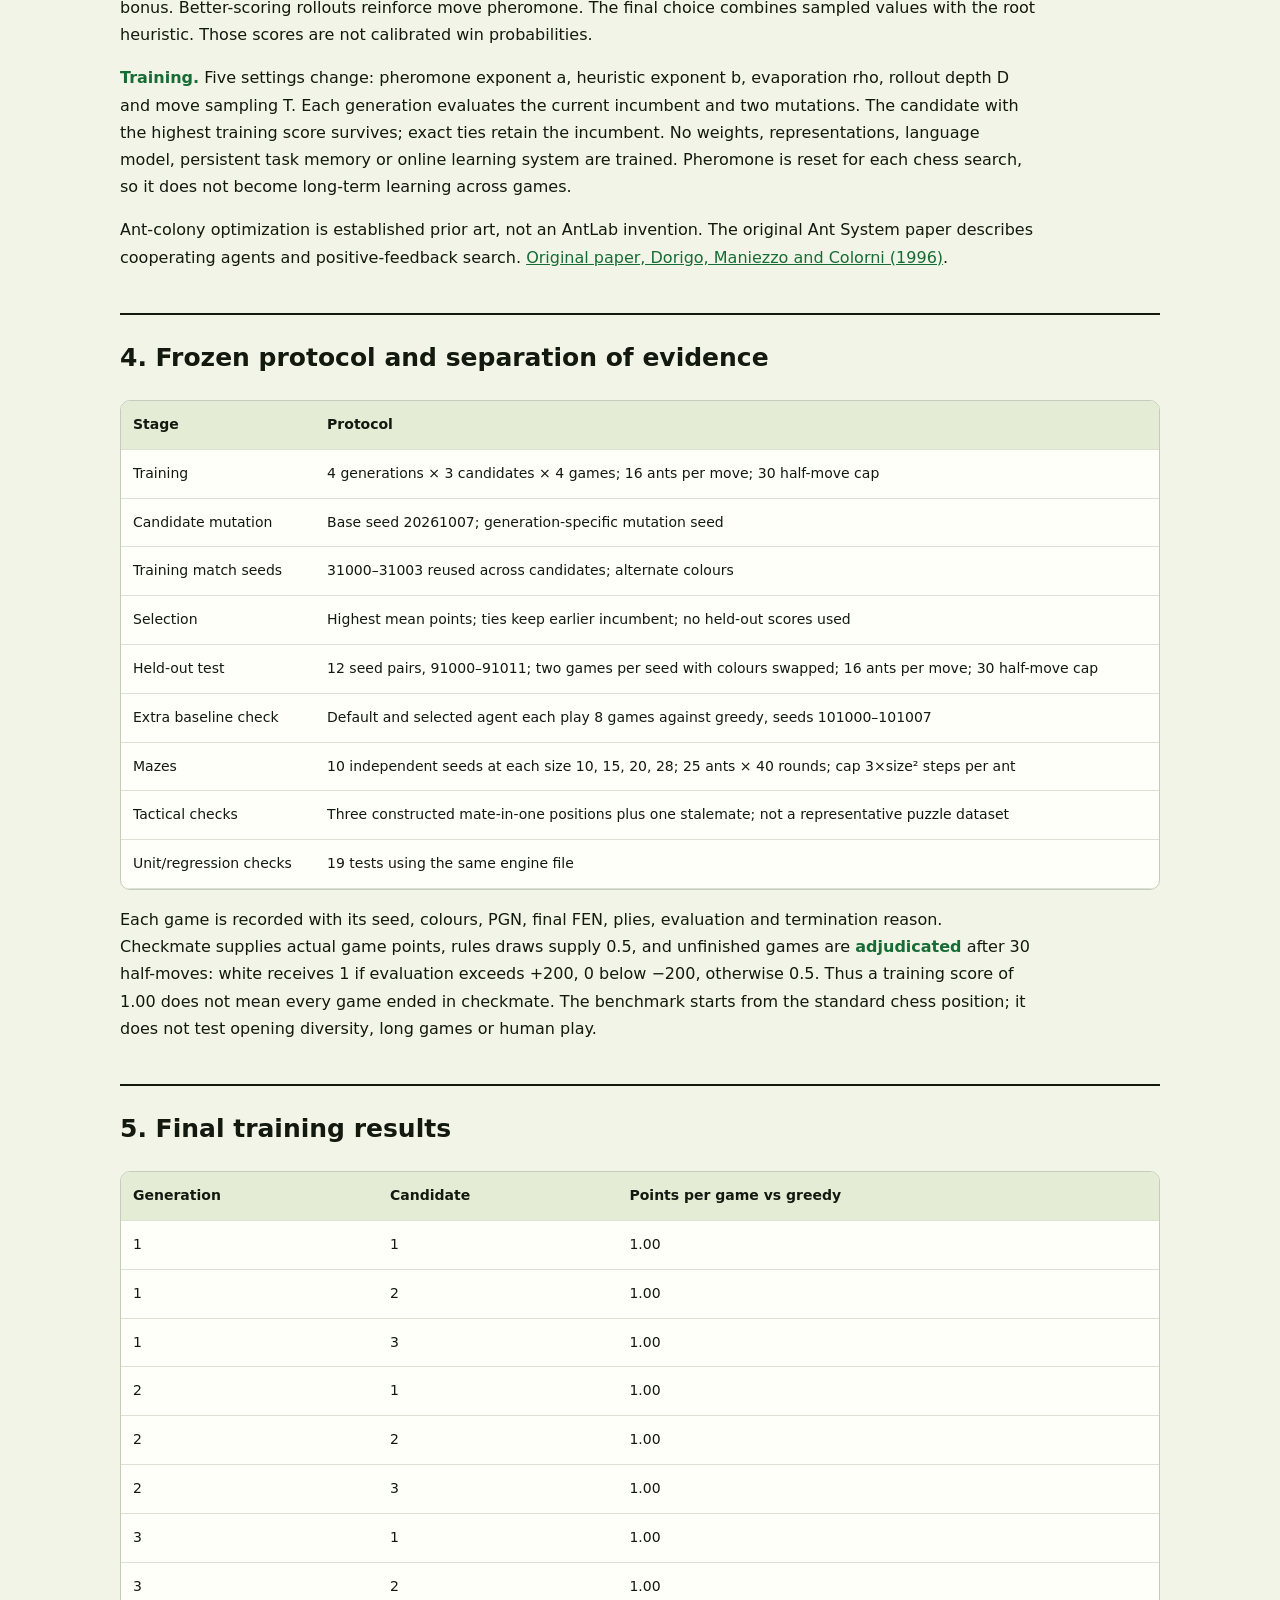
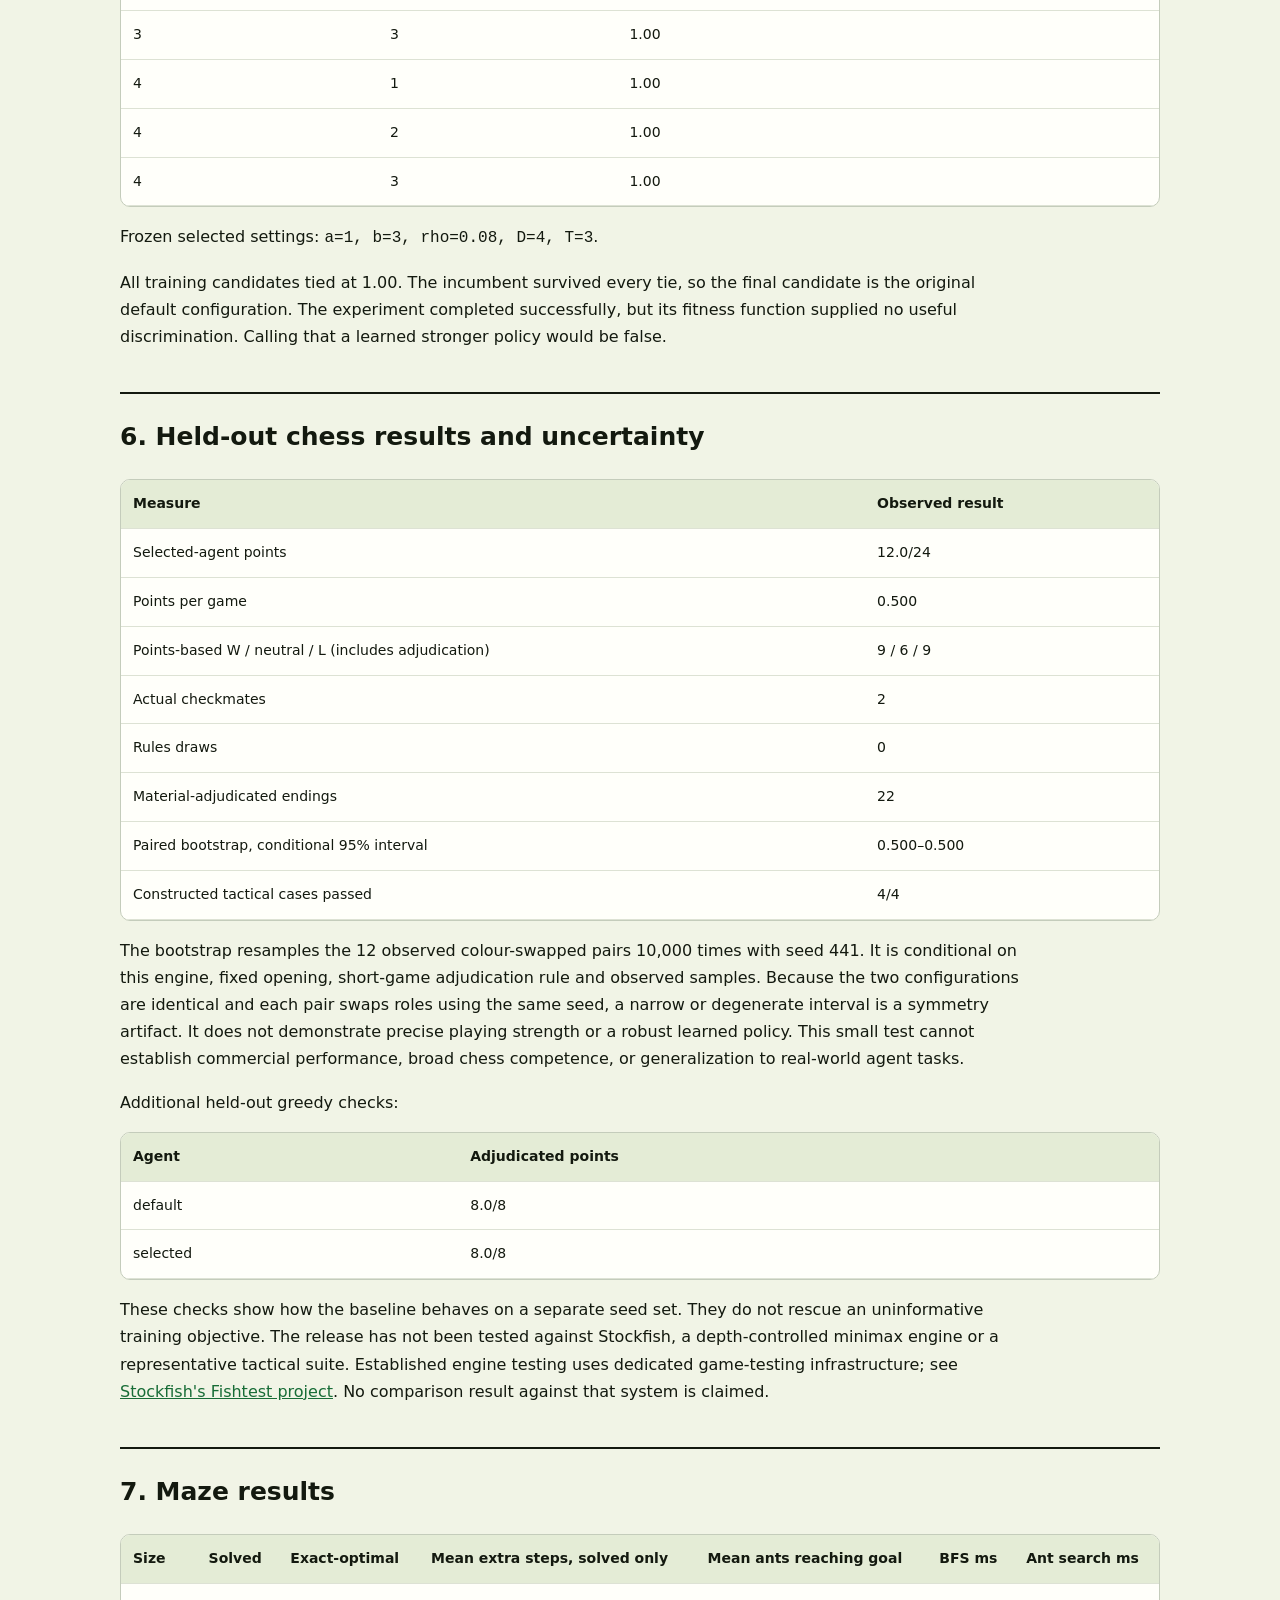
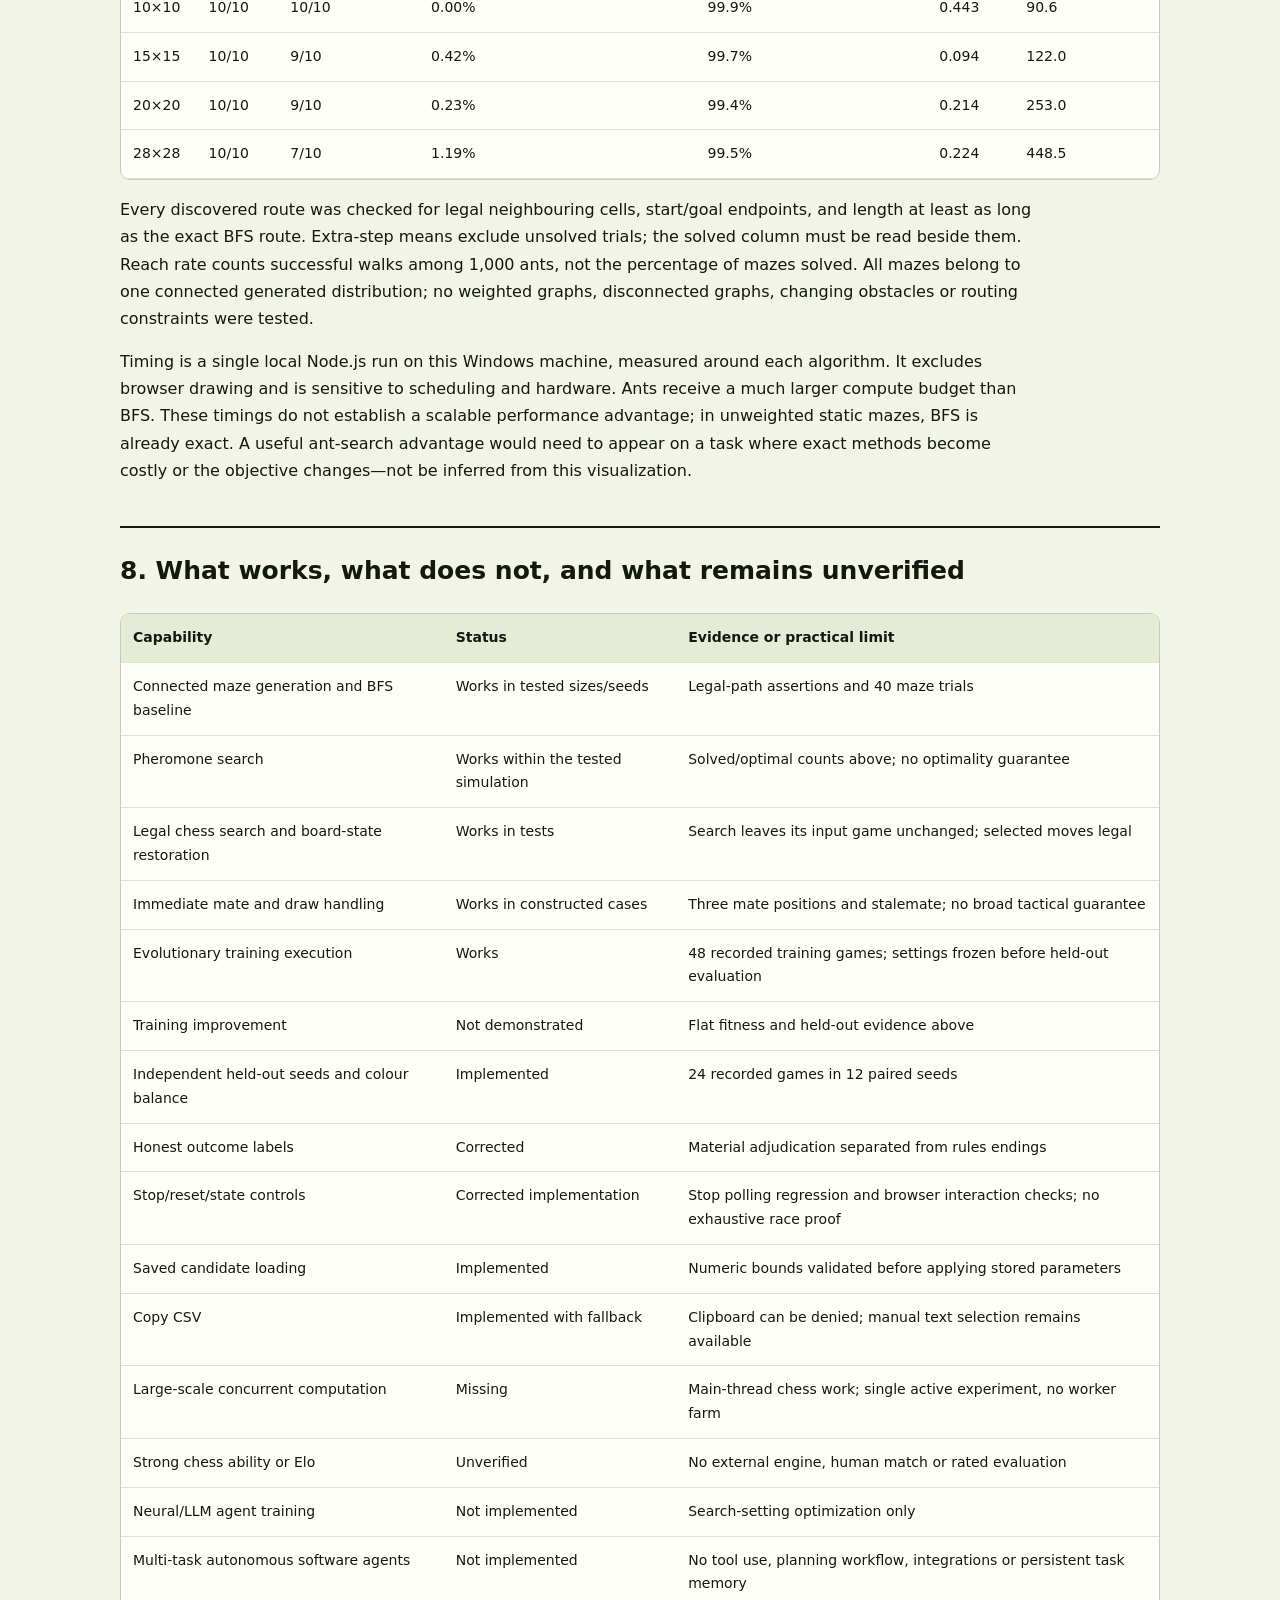
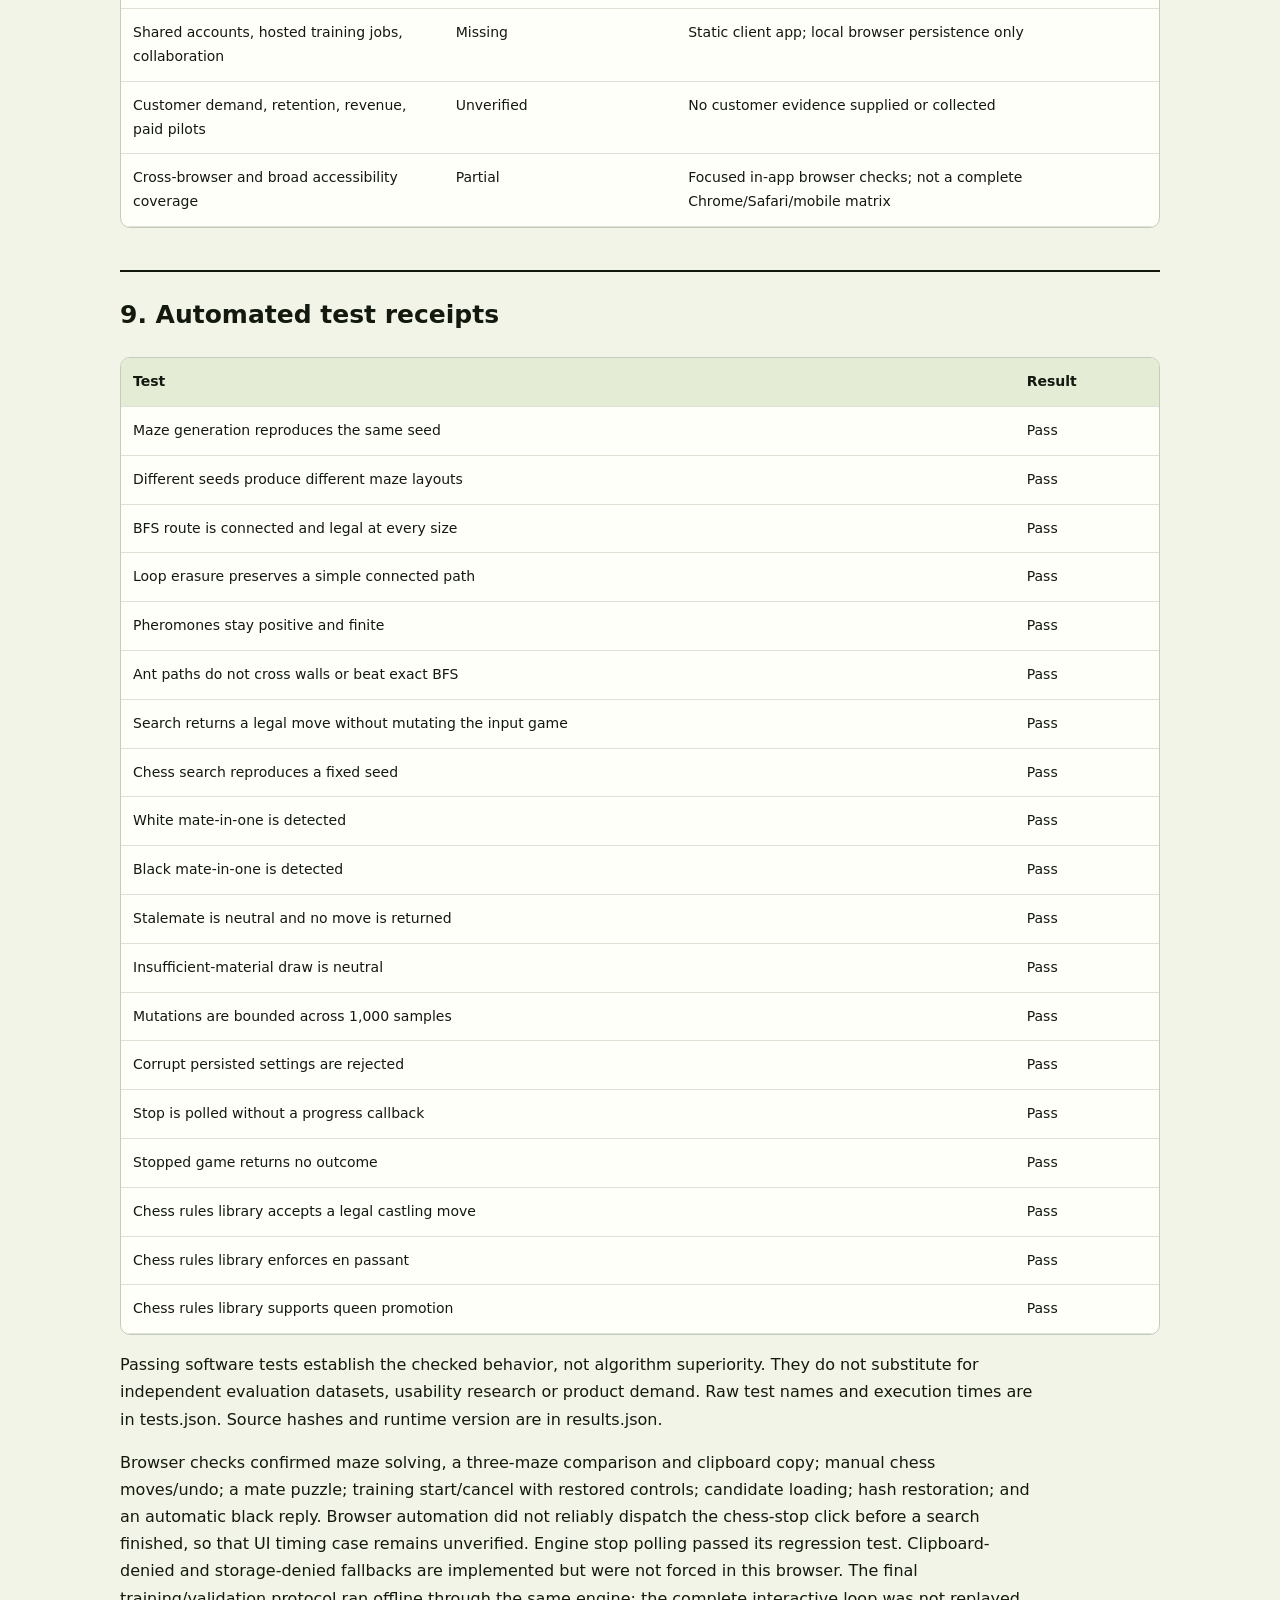
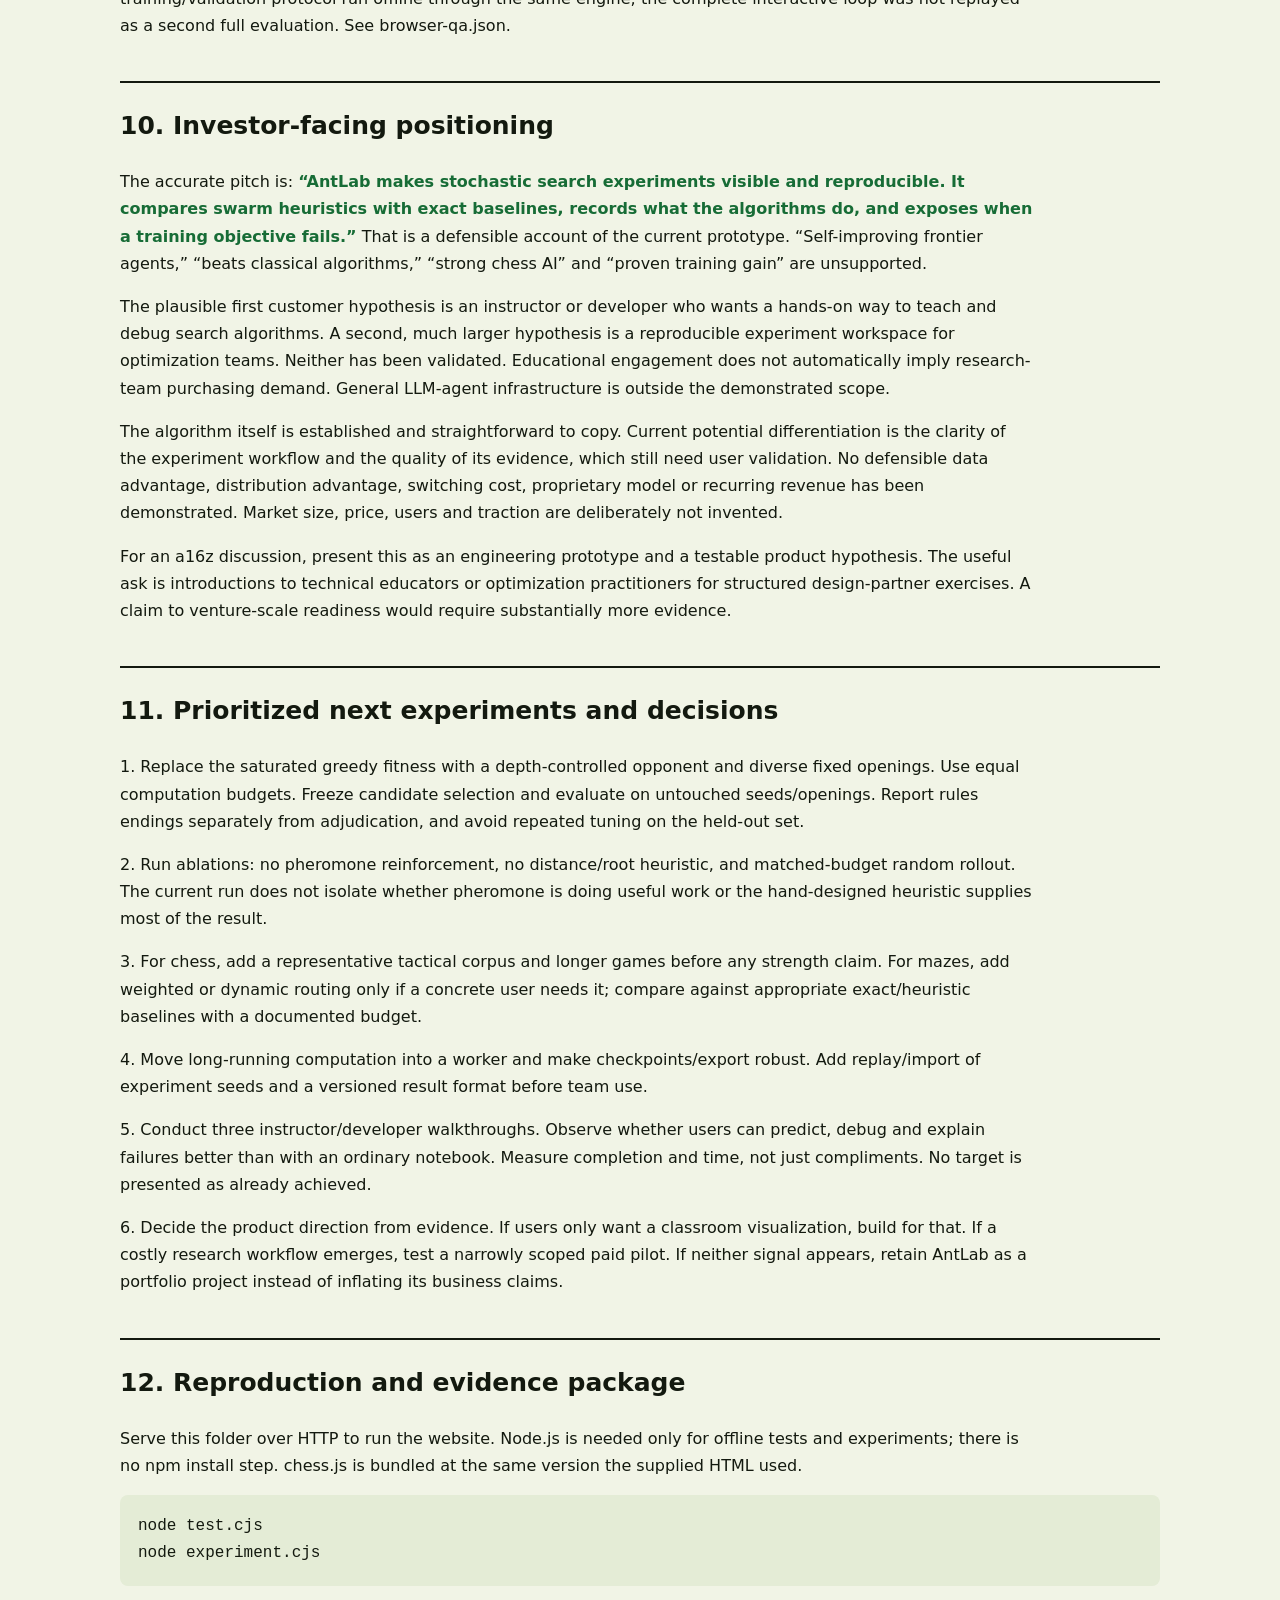
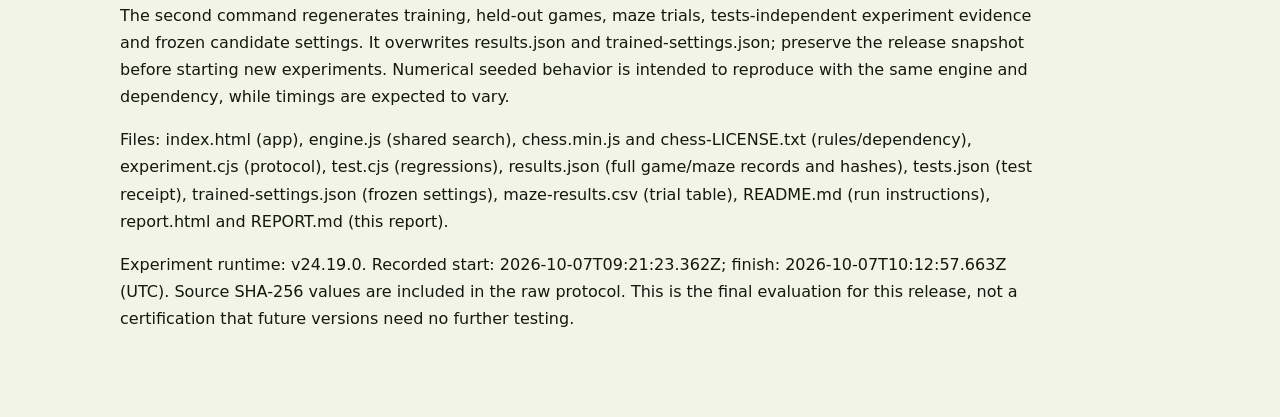
<file: antlab/report.html>
<!doctype html><html lang="en"><head><meta charset="utf-8"><meta name="viewport" content="width=device-width,initial-scale=1"><title>AntLab — final training and evaluation report</title><style>body{margin:0;background:#f1f4e6;color:#13190f;font:16px/1.7 system-ui,sans-serif}main{max-width:1040px;margin:auto;padding:32px 24px 70px}nav{display:flex;flex-wrap:wrap;gap:16px}a{color:#176c36}h1{font-size:clamp(30px,5vw,48px);line-height:1.1}h2{margin-top:42px;font-size:25px;border-top:2px solid #13190f;padding-top:22px}p{max-width:90ch}.table{overflow:auto;background:#fffffa;border:1px solid #c4ccbb;border-radius:10px}table{border-collapse:collapse;width:100%;font-size:14px}td,th{padding:12px;border-bottom:1px solid #dde2d4;text-align:left;vertical-align:top}th{background:#e4ecd6}pre{white-space:pre-wrap;padding:18px;background:#e4ecd6;border-radius:8px}code{overflow-wrap:anywhere}strong{color:#176c36}@media print{nav{display:none}body{background:white}main{padding:0}h2{break-after:avoid}tr{break-inside:avoid}}</style></head><body><main><nav><a href="index.html">← Open AntLab</a><a href="results.json">Raw experiment results</a><a href="maze-results.csv" download>Maze CSV</a><a href="antlab-release.zip" download>Reproducible package</a></nav><h1>AntLab — final training and evaluation report</h1><p>Prepared for an a16z technical review · 7 October 2026 · Independent prototype; no investor affiliation or endorsement.</p><h2>1. Decision in one minute</h2><p>AntLab works as a browser-based demonstration of ant-colony maze search and stochastic chess move search. Its evolutionary training loop is executable, and the release now has reproducible seeds, a shared website/test engine and raw evidence. It is not a language-model agent platform, a neural network, a strong chess engine, or a demonstrated commercial business.</p><p>The final run completed <strong>4 generations, 12 candidate evaluations and 48 training games</strong>, followed by <strong>24 held-out colour-swapped games</strong>, <strong>16 additional greedy-baseline checks</strong>, <strong>40 generated maze trials</strong>, and <strong>19 automated engine tests</strong>. The selected settings were identical to the defaults. Held-out selected-agent points were <strong>12.0/24 (50.0%)</strong>. This release does not demonstrate a training improvement.</p><p>The strongest demonstrated asset is an inspectable experiment with reproducible evidence. The investment case still needs an identified user, a costly problem, useful differentiation, and measured adoption. A polished demo does not supply those missing facts.</p><h2>2. What was supplied and what changed</h2><p>The supplied AntLab.html was a self-contained client-side interface with a remote chess.js dependency, animated mazes, human chess play, an evolutionary settings loop and six-game validation. It referenced earlier offline runs and folders that were not included. Those historical claims were not accepted as evidence for this report.</p><p>The release preserves the visual design and algorithm structure while correcting concrete faults: shared engine extraction; locally served chess.js; seeded experimental randomness; frozen settings validation; neutral scoring for drawn chess positions; stop polling even without a progress callback; cancellation that does not play a stopped search&#x27;s move or save a cancelled training run; run controls that prevent concurrent state corruption; copy fallback; and keyboard/hash navigation. Documentation now identifies material adjudication explicitly. A tested candidate can be loaded from the frozen release file.</p><p>The website and offline harness both use engine.js. The offline protocol controls game seeds and records outcomes more rigorously than the small interactive training demonstration. This is not a claim that every browser and Node.js execution has identical timing.</p><h2>3. What the agents actually do</h2><p><strong>Maze agent.</strong> A randomized depth-first generator produces a connected grid maze and opens extra passages. Each ant follows neighbouring cells using pheromone strength and a Manhattan-distance hint. It avoids immediately returning to the previous cell when another option exists. Successful routes have loops erased, add pheromone, and compete for the shortest discovered route. Pheromone evaporates between rounds. Breadth-first search supplies an exact shortest-path baseline on this unweighted graph.</p><p><strong>Chess agent.</strong> Candidate legal moves come from chess.js. Before sampled lines run, the engine checks immediate opponent captures, promotions and mate-in-one replies. Each ant samples a first move using pheromone and a heuristic, then explores a short line. The evaluation is material plus a small centre-control bonus. Better-scoring rollouts reinforce move pheromone. The final choice combines sampled values with the root heuristic. Those scores are not calibrated win probabilities.</p><p><strong>Training.</strong> Five settings change: pheromone exponent a, heuristic exponent b, evaporation rho, rollout depth D and move sampling T. Each generation evaluates the current incumbent and two mutations. The candidate with the highest training score survives; exact ties retain the incumbent. No weights, representations, language model, persistent task memory or online learning system are trained. Pheromone is reset for each chess search, so it does not become long-term learning across games.</p><p>Ant-colony optimization is established prior art, not an AntLab invention. The original Ant System paper describes cooperating agents and positive-feedback search. <a href="https://iridia.ulb.ac.be/~mdorigo/Published_papers/All_Dorigo_papers/DorManCol1996tsmcb.pdf">Original paper, Dorigo, Maniezzo and Colorni (1996)</a>.</p><h2>4. Frozen protocol and separation of evidence</h2><div class="table"><table><tr><th>Stage</th><th>Protocol</th></tr><tr><td>Training</td><td>4 generations × 3 candidates × 4 games; 16 ants per move; 30 half-move cap</td></tr><tr><td>Candidate mutation</td><td>Base seed 20261007; generation-specific mutation seed</td></tr><tr><td>Training match seeds</td><td>31000–31003 reused across candidates; alternate colours</td></tr><tr><td>Selection</td><td>Highest mean points; ties keep earlier incumbent; no held-out scores used</td></tr><tr><td>Held-out test</td><td>12 seed pairs, 91000–91011; two games per seed with colours swapped; 16 ants per move; 30 half-move cap</td></tr><tr><td>Extra baseline check</td><td>Default and selected agent each play 8 games against greedy, seeds 101000–101007</td></tr><tr><td>Mazes</td><td>10 independent seeds at each size 10, 15, 20, 28; 25 ants × 40 rounds; cap 3×size² steps per ant</td></tr><tr><td>Tactical checks</td><td>Three constructed mate-in-one positions plus one stalemate; not a representative puzzle dataset</td></tr><tr><td>Unit/regression checks</td><td>19 tests using the same engine file</td></tr></table></div><p>Each game is recorded with its seed, colours, PGN, final FEN, plies, evaluation and termination reason. Checkmate supplies actual game points, rules draws supply 0.5, and unfinished games are <strong>adjudicated</strong> after 30 half-moves: white receives 1 if evaluation exceeds +200, 0 below −200, otherwise 0.5. Thus a training score of 1.00 does not mean every game ended in checkmate. The benchmark starts from the standard chess position; it does not test opening diversity, long games or human play.</p><h2>5. Final training results</h2><div class="table"><table><tr><th>Generation</th><th>Candidate</th><th>Points per game vs greedy</th></tr><tr><td>1</td><td>1</td><td>1.00</td></tr><tr><td>1</td><td>2</td><td>1.00</td></tr><tr><td>1</td><td>3</td><td>1.00</td></tr><tr><td>2</td><td>1</td><td>1.00</td></tr><tr><td>2</td><td>2</td><td>1.00</td></tr><tr><td>2</td><td>3</td><td>1.00</td></tr><tr><td>3</td><td>1</td><td>1.00</td></tr><tr><td>3</td><td>2</td><td>1.00</td></tr><tr><td>3</td><td>3</td><td>1.00</td></tr><tr><td>4</td><td>1</td><td>1.00</td></tr><tr><td>4</td><td>2</td><td>1.00</td></tr><tr><td>4</td><td>3</td><td>1.00</td></tr></table></div><p>Frozen selected settings: <code>a=1, b=3, rho=0.08, D=4, T=3</code>.</p><p>All training candidates tied at 1.00. The incumbent survived every tie, so the final candidate is the original default configuration. The experiment completed successfully, but its fitness function supplied no useful discrimination. Calling that a learned stronger policy would be false.</p><h2>6. Held-out chess results and uncertainty</h2><div class="table"><table><tr><th>Measure</th><th>Observed result</th></tr><tr><td>Selected-agent points</td><td>12.0/24</td></tr><tr><td>Points per game</td><td>0.500</td></tr><tr><td>Points-based W / neutral / L (includes adjudication)</td><td>9 / 6 / 9</td></tr><tr><td>Actual checkmates</td><td>2</td></tr><tr><td>Rules draws</td><td>0</td></tr><tr><td>Material-adjudicated endings</td><td>22</td></tr><tr><td>Paired bootstrap, conditional 95% interval</td><td>0.500–0.500</td></tr><tr><td>Constructed tactical cases passed</td><td>4/4</td></tr></table></div><p>The bootstrap resamples the 12 observed colour-swapped pairs 10,000 times with seed 441. It is conditional on this engine, fixed opening, short-game adjudication rule and observed samples. Because the two configurations are identical and each pair swaps roles using the same seed, a narrow or degenerate interval is a symmetry artifact. It does not demonstrate precise playing strength or a robust learned policy. This small test cannot establish commercial performance, broad chess competence, or generalization to real-world agent tasks.</p><p>Additional held-out greedy checks:</p><div class="table"><table><tr><th>Agent</th><th>Adjudicated points</th></tr><tr><td>default</td><td>8.0/8</td></tr><tr><td>selected</td><td>8.0/8</td></tr></table></div><p>These checks show how the baseline behaves on a separate seed set. They do not rescue an uninformative training objective. The release has not been tested against Stockfish, a depth-controlled minimax engine or a representative tactical suite. Established engine testing uses dedicated game-testing infrastructure; see <a href="https://github.com/official-stockfish/fishtest">Stockfish&#x27;s Fishtest project</a>. No comparison result against that system is claimed.</p><h2>7. Maze results</h2><div class="table"><table><tr><th>Size</th><th>Solved</th><th>Exact-optimal</th><th>Mean extra steps, solved only</th><th>Mean ants reaching goal</th><th>BFS ms</th><th>Ant search ms</th></tr><tr><td>10×10</td><td>10/10</td><td>10/10</td><td>0.00%</td><td>99.9%</td><td>0.443</td><td>90.6</td></tr><tr><td>15×15</td><td>10/10</td><td>9/10</td><td>0.42%</td><td>99.7%</td><td>0.094</td><td>122.0</td></tr><tr><td>20×20</td><td>10/10</td><td>9/10</td><td>0.23%</td><td>99.4%</td><td>0.214</td><td>253.0</td></tr><tr><td>28×28</td><td>10/10</td><td>7/10</td><td>1.19%</td><td>99.5%</td><td>0.224</td><td>448.5</td></tr></table></div><p>Every discovered route was checked for legal neighbouring cells, start/goal endpoints, and length at least as long as the exact BFS route. Extra-step means exclude unsolved trials; the solved column must be read beside them. Reach rate counts successful walks among 1,000 ants, not the percentage of mazes solved. All mazes belong to one connected generated distribution; no weighted graphs, disconnected graphs, changing obstacles or routing constraints were tested.</p><p>Timing is a single local Node.js run on this Windows machine, measured around each algorithm. It excludes browser drawing and is sensitive to scheduling and hardware. Ants receive a much larger compute budget than BFS. These timings do not establish a scalable performance advantage; in unweighted static mazes, BFS is already exact. A useful ant-search advantage would need to appear on a task where exact methods become costly or the objective changes—not be inferred from this visualization.</p><h2>8. What works, what does not, and what remains unverified</h2><div class="table"><table><tr><th>Capability</th><th>Status</th><th>Evidence or practical limit</th></tr><tr><td>Connected maze generation and BFS baseline</td><td>Works in tested sizes/seeds</td><td>Legal-path assertions and 40 maze trials</td></tr><tr><td>Pheromone search</td><td>Works within the tested simulation</td><td>Solved/optimal counts above; no optimality guarantee</td></tr><tr><td>Legal chess search and board-state restoration</td><td>Works in tests</td><td>Search leaves its input game unchanged; selected moves legal</td></tr><tr><td>Immediate mate and draw handling</td><td>Works in constructed cases</td><td>Three mate positions and stalemate; no broad tactical guarantee</td></tr><tr><td>Evolutionary training execution</td><td>Works</td><td>48 recorded training games; settings frozen before held-out evaluation</td></tr><tr><td>Training improvement</td><td>Not demonstrated</td><td>Flat fitness and held-out evidence above</td></tr><tr><td>Independent held-out seeds and colour balance</td><td>Implemented</td><td>24 recorded games in 12 paired seeds</td></tr><tr><td>Honest outcome labels</td><td>Corrected</td><td>Material adjudication separated from rules endings</td></tr><tr><td>Stop/reset/state controls</td><td>Corrected implementation</td><td>Stop polling regression and browser interaction checks; no exhaustive race proof</td></tr><tr><td>Saved candidate loading</td><td>Implemented</td><td>Numeric bounds validated before applying stored parameters</td></tr><tr><td>Copy CSV</td><td>Implemented with fallback</td><td>Clipboard can be denied; manual text selection remains available</td></tr><tr><td>Large-scale concurrent computation</td><td>Missing</td><td>Main-thread chess work; single active experiment, no worker farm</td></tr><tr><td>Strong chess ability or Elo</td><td>Unverified</td><td>No external engine, human match or rated evaluation</td></tr><tr><td>Neural/LLM agent training</td><td>Not implemented</td><td>Search-setting optimization only</td></tr><tr><td>Multi-task autonomous software agents</td><td>Not implemented</td><td>No tool use, planning workflow, integrations or persistent task memory</td></tr><tr><td>Shared accounts, hosted training jobs, collaboration</td><td>Missing</td><td>Static client app; local browser persistence only</td></tr><tr><td>Customer demand, retention, revenue, paid pilots</td><td>Unverified</td><td>No customer evidence supplied or collected</td></tr><tr><td>Cross-browser and broad accessibility coverage</td><td>Partial</td><td>Focused in-app browser checks; not a complete Chrome/Safari/mobile matrix</td></tr></table></div><h2>9. Automated test receipts</h2><div class="table"><table><tr><th>Test</th><th>Result</th></tr><tr><td>Maze generation reproduces the same seed</td><td>Pass</td></tr><tr><td>Different seeds produce different maze layouts</td><td>Pass</td></tr><tr><td>BFS route is connected and legal at every size</td><td>Pass</td></tr><tr><td>Loop erasure preserves a simple connected path</td><td>Pass</td></tr><tr><td>Pheromones stay positive and finite</td><td>Pass</td></tr><tr><td>Ant paths do not cross walls or beat exact BFS</td><td>Pass</td></tr><tr><td>Search returns a legal move without mutating the input game</td><td>Pass</td></tr><tr><td>Chess search reproduces a fixed seed</td><td>Pass</td></tr><tr><td>White mate-in-one is detected</td><td>Pass</td></tr><tr><td>Black mate-in-one is detected</td><td>Pass</td></tr><tr><td>Stalemate is neutral and no move is returned</td><td>Pass</td></tr><tr><td>Insufficient-material draw is neutral</td><td>Pass</td></tr><tr><td>Mutations are bounded across 1,000 samples</td><td>Pass</td></tr><tr><td>Corrupt persisted settings are rejected</td><td>Pass</td></tr><tr><td>Stop is polled without a progress callback</td><td>Pass</td></tr><tr><td>Stopped game returns no outcome</td><td>Pass</td></tr><tr><td>Chess rules library accepts a legal castling move</td><td>Pass</td></tr><tr><td>Chess rules library enforces en passant</td><td>Pass</td></tr><tr><td>Chess rules library supports queen promotion</td><td>Pass</td></tr></table></div><p>Passing software tests establish the checked behavior, not algorithm superiority. They do not substitute for independent evaluation datasets, usability research or product demand. Raw test names and execution times are in tests.json. Source hashes and runtime version are in results.json.</p><p>Browser checks confirmed maze solving, a three-maze comparison and clipboard copy; manual chess moves/undo; a mate puzzle; training start/cancel with restored controls; candidate loading; hash restoration; and an automatic black reply. Browser automation did not reliably dispatch the chess-stop click before a search finished, so that UI timing case remains unverified. Engine stop polling passed its regression test. Clipboard-denied and storage-denied fallbacks are implemented but were not forced in this browser. The final training/validation protocol ran offline through the same engine; the complete interactive loop was not replayed as a second full evaluation. See browser-qa.json.</p><h2>10. Investor-facing positioning</h2><p>The accurate pitch is: <strong>“AntLab makes stochastic search experiments visible and reproducible. It compares swarm heuristics with exact baselines, records what the algorithms do, and exposes when a training objective fails.”</strong> That is a defensible account of the current prototype. “Self-improving frontier agents,” “beats classical algorithms,” “strong chess AI” and “proven training gain” are unsupported.</p><p>The plausible first customer hypothesis is an instructor or developer who wants a hands-on way to teach and debug search algorithms. A second, much larger hypothesis is a reproducible experiment workspace for optimization teams. Neither has been validated. Educational engagement does not automatically imply research-team purchasing demand. General LLM-agent infrastructure is outside the demonstrated scope.</p><p>The algorithm itself is established and straightforward to copy. Current potential differentiation is the clarity of the experiment workflow and the quality of its evidence, which still need user validation. No defensible data advantage, distribution advantage, switching cost, proprietary model or recurring revenue has been demonstrated. Market size, price, users and traction are deliberately not invented.</p><p>For an a16z discussion, present this as an engineering prototype and a testable product hypothesis. The useful ask is introductions to technical educators or optimization practitioners for structured design-partner exercises. A claim to venture-scale readiness would require substantially more evidence.</p><h2>11. Prioritized next experiments and decisions</h2><p>1. Replace the saturated greedy fitness with a depth-controlled opponent and diverse fixed openings. Use equal computation budgets. Freeze candidate selection and evaluate on untouched seeds/openings. Report rules endings separately from adjudication, and avoid repeated tuning on the held-out set.</p><p>2. Run ablations: no pheromone reinforcement, no distance/root heuristic, and matched-budget random rollout. The current run does not isolate whether pheromone is doing useful work or the hand-designed heuristic supplies most of the result.</p><p>3. For chess, add a representative tactical corpus and longer games before any strength claim. For mazes, add weighted or dynamic routing only if a concrete user needs it; compare against appropriate exact/heuristic baselines with a documented budget.</p><p>4. Move long-running computation into a worker and make checkpoints/export robust. Add replay/import of experiment seeds and a versioned result format before team use.</p><p>5. Conduct three instructor/developer walkthroughs. Observe whether users can predict, debug and explain failures better than with an ordinary notebook. Measure completion and time, not just compliments. No target is presented as already achieved.</p><p>6. Decide the product direction from evidence. If users only want a classroom visualization, build for that. If a costly research workflow emerges, test a narrowly scoped paid pilot. If neither signal appears, retain AntLab as a portfolio project instead of inflating its business claims.</p><h2>12. Reproduction and evidence package</h2><p>Serve this folder over HTTP to run the website. Node.js is needed only for offline tests and experiments; there is no npm install step. chess.js is bundled at the same version the supplied HTML used.</p><pre>node test.cjs
node experiment.cjs</pre><p>The second command regenerates training, held-out games, maze trials, tests-independent experiment evidence and frozen candidate settings. It overwrites results.json and trained-settings.json; preserve the release snapshot before starting new experiments. Numerical seeded behavior is intended to reproduce with the same engine and dependency, while timings are expected to vary.</p><p>Files: index.html (app), engine.js (shared search), chess.min.js and chess-LICENSE.txt (rules/dependency), experiment.cjs (protocol), test.cjs (regressions), results.json (full game/maze records and hashes), tests.json (test receipt), trained-settings.json (frozen settings), maze-results.csv (trial table), README.md (run instructions), report.html and REPORT.md (this report).</p><p>Experiment runtime: v24.19.0. Recorded start: 2026-10-07T09:21:23.362Z; finish: 2026-10-07T10:12:57.663Z (UTC). Source SHA-256 values are included in the raw protocol. This is the final evaluation for this release, not a certification that future versions need no further testing.</p></main></body></html>
</file>
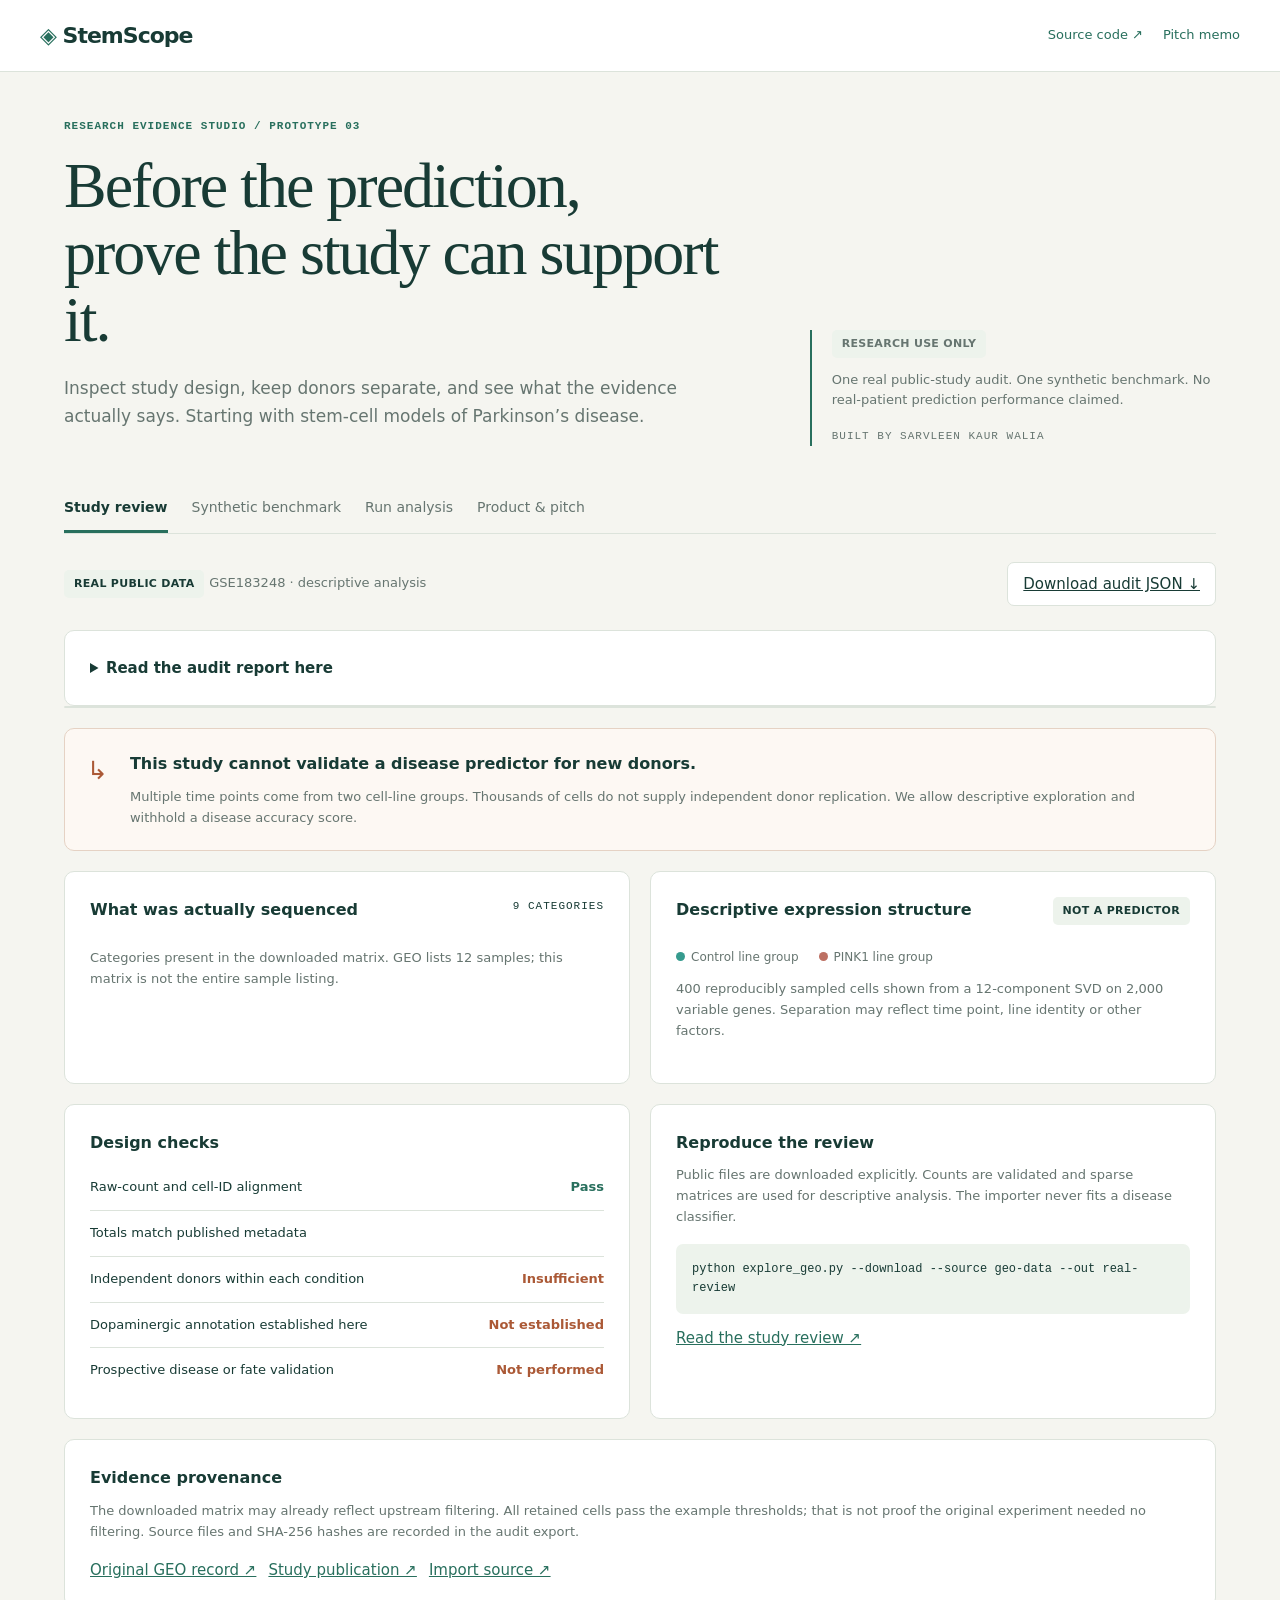
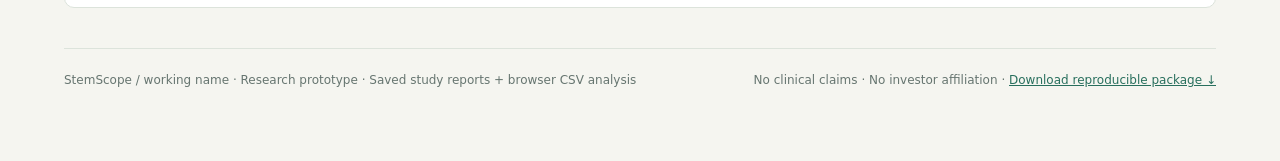
<file: research/stemcell-algorithm/dashboard.template.html>
<!doctype html>
<html lang="en"><head><meta charset="utf-8"><meta name="viewport" content="width=device-width,initial-scale=1"><title>StemScope · Research evidence studio</title>
<meta name="description" content="An auditable single-cell research prototype. Inspect a real study, donor separation and a clearly labeled synthetic benchmark.">
<style>
:root{--bg:#f5f5f0;--paper:#fff;--ink:#183b35;--muted:#667570;--line:#dce3db;--green:#286f5d;--orange:#ab5936;--soft:#edf3ec;--warn:#fbede4}*{box-sizing:border-box}body{margin:0;background:var(--bg);color:var(--ink);font:15px/1.6 system-ui,-apple-system,Segoe UI,sans-serif}a{color:var(--green)}button,select{font:inherit}button,a,select{outline-offset:5px}button{cursor:pointer}nav{border-bottom:1px solid var(--line);background:var(--paper);padding:18px max(24px,calc((100vw - 1200px)/2));display:flex;justify-content:space-between;align-items:center;gap:20px}.brand{font-size:22px;font-weight:750;letter-spacing:-1px}.brand span{color:var(--green)}.mono{font:11px/1.7 ui-monospace,Consolas,monospace;letter-spacing:1px;text-transform:uppercase}.navlinks{display:flex;gap:20px;font-size:13px}.navlinks a{text-decoration:none}main{max-width:1200px;margin:auto;padding:45px 24px 70px}.hero{display:grid;grid-template-columns:1.7fr 1fr;gap:55px;align-items:end;margin-bottom:38px}.eyebrow{color:var(--green);font-weight:600}h1{font:500 clamp(38px,5vw,64px)/1.05 Georgia,serif;letter-spacing:-2px;max-width:720px;margin:16px 0 22px}h2{font:500 28px/1.2 Georgia,serif;margin:0 0 12px}h3{font-size:16px;margin:0 0 10px}p{margin:0 0 16px}.lead{max-width:670px;font-size:17px;color:var(--muted)}.note{border-left:2px solid var(--green);padding-left:20px;color:var(--muted);font-size:13px}.badge{display:inline-flex;padding:5px 10px;border-radius:5px;background:var(--soft);font-size:11px;font-weight:700;letter-spacing:.3px}.badge.warn{background:var(--warn);color:var(--orange)}.tabs{display:flex;gap:24px;border-bottom:1px solid var(--line);margin:28px 0}.tabs button{border:0;background:none;color:var(--muted);padding:12px 0;font-size:14px;border-bottom:3px solid transparent}.tabs button[aria-selected=true]{color:var(--ink);border-bottom-color:var(--green);font-weight:650}.panel{display:none}.panel.active{display:block}.toolbar{display:flex;justify-content:space-between;align-items:center;gap:20px;margin:24px 0}.toolbar select{border:1px solid var(--line);border-radius:7px;padding:10px;background:white;color:var(--ink);max-width:100%}.outline{border:1px solid var(--line);background:white;border-radius:7px;padding:9px 15px;color:var(--ink)}.metrics{display:grid;grid-template-columns:repeat(4,1fr);gap:1px;border:1px solid var(--line);border-radius:10px;overflow:hidden;background:var(--line)}.metric{background:var(--paper);padding:22px}.number{font:500 35px/1.3 Georgia,serif;margin:8px 0}.muted{color:var(--muted);font-size:13px}.decision{display:flex;gap:22px;border:1px solid #e5d2c4;background:#fdf8f3;border-radius:10px;margin:20px 0;padding:22px}.decision .symbol{font-size:25px;color:var(--orange)}.grid{display:grid;grid-template-columns:1fr 1fr;gap:20px;margin:20px 0}.card{background:white;border:1px solid var(--line);border-radius:10px;padding:25px}.sectionlabel{display:flex;justify-content:space-between;gap:15px;align-items:start;margin-bottom:15px}.chart{width:100%;height:auto;display:block}.legend{display:flex;gap:20px;font-size:12px;color:var(--muted);margin-top:10px}.dot{display:inline-block;width:9px;height:9px;border-radius:50%;margin-right:6px;background:#369b8e}.dot.orange{background:#bd7063}.checks{list-style:none;padding:0;margin:0}.checks li{border-top:1px solid var(--line);padding:12px 0;display:flex;justify-content:space-between;gap:20px;font-size:13px}.checks li:first-child{border-top:0}.checks b{color:var(--green);font-weight:600}.checks .fail{color:var(--orange)}.wide{grid-column:1/-1}.tablewrap{overflow-x:auto}table{border-collapse:collapse;width:100%;font-size:13px}th{text-align:left;font-size:11px;color:var(--muted);font-weight:600;text-transform:uppercase;letter-spacing:.5px}td,th{padding:11px 8px;border-bottom:1px solid var(--line)}.foldrow{display:grid;grid-template-columns:60px 1fr;gap:15px;margin:12px 0;align-items:center;font-size:12px}.foldcells{display:grid;grid-template-columns:repeat(16,1fr);gap:5px}.foldcell{height:28px;display:flex;align-items:center;justify-content:center;border-radius:4px;background:#edf3ec;font-size:10px;color:var(--green)}.foldcell.test{background:#286f5d;color:white}.quote{font:500 25px/1.45 Georgia,serif;border-left:3px solid var(--green);padding-left:24px;margin:20px 0 28px}.steps{counter-reset:step;display:grid;gap:15px}.step{display:flex;gap:15px}.step:before{counter-increment:step;content:counter(step,decimal-leading-zero);font:14px ui-monospace,monospace;color:var(--green)}details{border-top:1px solid var(--line);padding:16px 0}summary{cursor:pointer;font-weight:600}details p{color:var(--muted);margin:12px 0 0}footer{border-top:1px solid var(--line);display:flex;justify-content:space-between;gap:20px;padding-top:22px;margin-top:40px;color:var(--muted);font-size:12px}.status{font-size:12px;color:var(--muted);min-height:18px}.row{display:flex;gap:12px;flex-wrap:wrap}.modelbar{height:9px;background:var(--soft);border-radius:9px;overflow:hidden;margin:12px 0}.modelbar i{display:block;height:100%;background:var(--green)}.smallcode{white-space:pre-wrap;overflow-wrap:anywhere;background:var(--soft);padding:16px;border-radius:7px;font:12px/1.6 ui-monospace,Consolas,monospace} @media(max-width:760px){.hero,.grid{grid-template-columns:1fr;gap:20px}.metrics{grid-template-columns:1fr 1fr}.hero{margin-bottom:20px}.tabs{gap:14px}.tabs button{font-size:12px}.navlinks{gap:10px;font-size:11px}.toolbar{align-items:start;flex-direction:column}.foldcells{gap:2px}.foldcell{font-size:8px}main{padding-top:30px}h1{letter-spacing:-1px}footer{flex-direction:column}.decision{padding:16px}}@media(prefers-reduced-motion:reduce){*{scroll-behavior:auto!important}}
[hidden]{display:none!important}button:disabled{opacity:.55;cursor:wait}.upload-grid label{display:block;margin:12px 0}.upload-grid input,.upload-grid select{display:block;width:100%;margin-top:5px;padding:10px;border:1px solid var(--line);background:white;border-radius:6px}.tabs{flex-wrap:wrap}textarea{width:100%;min-height:180px;font:inherit;padding:15px}pre{max-height:420px;overflow:auto}</style></head><body>
<nav><div class="brand"><span>◈</span> StemScope</div><div class="navlinks"><a href="https://github.com/sarvleenwalia/sidequest/tree/main/research/stemcell-algorithm">Source code ↗</a><a href="#pitch">Pitch memo</a></div></nav>
<main><section class="hero"><div><div class="mono eyebrow">Research evidence studio / prototype 03</div><h1>Before the prediction,<br>prove the study can support it.</h1><p class="lead">Inspect study design, keep donors separate, and see what the evidence actually says. Starting with stem-cell models of Parkinson’s disease.</p></div><div class="note"><span class="badge">RESEARCH USE ONLY</span><p style="margin-top:12px">One real public-study audit. One synthetic benchmark. No real-patient prediction performance claimed.</p><div class="mono">Built by Sarvleen Kaur Walia</div></div></section>
<div class="tabs" role="tablist" aria-label="Evidence studio"><button role="tab" aria-selected="true" aria-controls="overview" id="tab-overview" data-panel="overview">Study review</button><button role="tab" aria-selected="false" aria-controls="benchmark" id="tab-benchmark" data-panel="benchmark">Synthetic benchmark</button><button role="tab" aria-selected="false" aria-controls="run" id="tab-run" data-panel="run">Run analysis</button><button role="tab" aria-selected="false" aria-controls="pitch" id="tab-pitch" data-panel="pitch">Product & pitch</button></div>
<section class="panel active" id="overview" role="tabpanel" aria-labelledby="tab-overview"><div class="toolbar"><div><span class="badge">REAL PUBLIC DATA</span> <span class="muted">GSE183248 · descriptive analysis</span></div><a class="outline" href="real-audit.json" download>Download audit JSON ↓</a></div><details class="card"><summary>Read the audit report here</summary><pre class="smallcode" id="audit-preview"></pre></details><div class="metrics" id="real-metrics"></div><div class="decision"><div class="symbol">↳</div><div><h3>This study cannot validate a disease predictor for new donors.</h3><p style="margin:0" class="muted">Multiple time points come from two cell-line groups. Thousands of cells do not supply independent donor replication. We allow descriptive exploration and withhold a disease accuracy score.</p></div></div><div class="grid"><article class="card"><div class="sectionlabel"><h3>What was actually sequenced</h3><span class="mono">9 categories</span></div><div id="samples"></div><p class="muted">Categories present in the downloaded matrix. GEO lists 12 samples; this matrix is not the entire sample listing.</p></article><article class="card"><div class="sectionlabel"><h3>Descriptive expression structure</h3><span class="badge">NOT A PREDICTOR</span></div><div id="scatter"></div><div class="legend"><span><i class="dot"></i>Control line group</span><span><i class="dot orange"></i>PINK1 line group</span></div><p class="muted" style="margin-top:12px">400 reproducibly sampled cells shown from a 12-component SVD on 2,000 variable genes. Separation may reflect time point, line identity or other factors.</p></article><article class="card"><h3>Design checks</h3><ul class="checks"><li><span>Raw-count and cell-ID alignment</span><b>Pass</b></li><li><span>Totals match published metadata</span><b id="total-check"></b></li><li><span>Independent donors within each condition</span><b class="fail">Insufficient</b></li><li><span>Dopaminergic annotation established here</span><b class="fail">Not established</b></li><li><span>Prospective disease or fate validation</span><b class="fail">Not performed</b></li></ul></article><article class="card"><h3>Reproduce the review</h3><p class="muted">Public files are downloaded explicitly. Counts are validated and sparse matrices are used for descriptive analysis. The importer never fits a disease classifier.</p><pre class="smallcode">python explore_geo.py --download --source geo-data --out real-review</pre><a href="DATASET_REVIEW.md">Read the study review ↗</a></article></div><article class="card"><h3>Evidence provenance</h3><p class="muted">The downloaded matrix may already reflect upstream filtering. All retained cells pass the example thresholds; that is not proof the original experiment needed no filtering. Source files and SHA-256 hashes are recorded in the audit export.</p><div class="row"><a href="https://www.ncbi.nlm.nih.gov/geo/query/acc.cgi?acc=GSE183248">Original GEO record ↗</a><a href="https://doi.org/10.1038/s42003-021-02973-7">Study publication ↗</a><a href="explore_geo.py">Import source ↗</a></div></article></section>
<section class="panel" id="benchmark" role="tabpanel" aria-labelledby="tab-benchmark"><div class="toolbar"><div><span class="badge warn">SYNTHETIC DATA ONLY</span> <span class="muted">Planted expression signal · tests software behavior</span></div><a class="outline" href="synthetic-benchmark.json" download>Download benchmark JSON ↓</a></div><details class="card"><summary>Read the benchmark report here</summary><pre class="smallcode" id="benchmark-preview"></pre></details><div class="metrics" id="synthetic-metrics"></div><div class="decision"><div class="symbol">ⓘ</div><div><h3>These numbers are not Parkinson’s disease performance.</h3><p class="muted" style="margin:0">560 invented cells, 300 illustrative genes and 16 invented donors. A planted shift makes the groups separable. No independent real cohort has been evaluated.</p></div></div><div class="grid"><article class="card wide"><div class="sectionlabel"><h3>Every test donor stays out of training</h3><span class="badge">0 DONOR OVERLAP</span></div><div id="folds"></div><div class="legend"><span><i class="dot"></i>Training donor</span><span><i class="dot" style="background:#286f5d"></i>Held-out donor</span></div><p class="muted" style="margin-top:14px">Each square is one donor. Feature selection and scaling are fitted using only training-fold profiles. The whole-dataset embedding is never used as model input.</p></article><article class="card"><h3>Uncertainty, kept visible</h3><div id="interval"></div><p class="muted">The percentile interval resamples whole donors from fixed out-of-fold predictions. Models are not refitted. This conditional interval does not capture external-cohort uncertainty or demonstrate clinical reliability.</p></article><article class="card"><h3>A simple baseline first</h3><p>Variance filtering → training-fold gene selection → standardization → regularized logistic regression.</p><p class="muted">Compare balanced accuracy with a majority baseline. A sophisticated model would need to earn its complexity on independently verified data. No novel model architecture is claimed.</p><a href="VALIDATION.md">Read the software validation ↗</a></article><article class="card wide"><h3>Inspect held-out predictions <span class="badge warn">SYNTHETIC</span></h3><div class="tablewrap"><table><thead><tr><th>Invented donor</th><th>Assigned label</th><th>Predicted label</th><th>Result</th></tr></thead><tbody id="predictions"></tbody></table></div></article></div></section>
<section class="panel" id="run" role="tabpanel" aria-labelledby="tab-run">
<div class="toolbar"><h2>Run the algorithm</h2><span class="badge">IN YOUR BROWSER</span></div>
<p>Try the synthetic sample, or choose your own small raw-count dataset. The Python pipeline checks the data, combines cells by donor, and tests on donors excluded from training.</p>
<p class="muted">Files stay in this browser's memory. Python libraries download from jsDelivr on the first run, which can take a few minutes. This browser runner accepts CSV only. Use the Python package for large studies, MTX or H5AD.</p>
<div class="grid upload-grid"><article class="card"><h3>1. Choose your files</h3>
<label>Raw-count CSV (up to 20 MB)<input id="counts-file" type="file" accept=".csv,text/csv"></label>
<p class="muted">One cell per row. First column: cell_id. Remaining columns: gene names with nonnegative integer counts.</p>
<label>Metadata CSV (up to 5 MB)<input id="metadata-file" type="file" accept=".csv,text/csv"></label>
<p class="muted">Required columns: cell_id, donor_id, batch_id, status. Cell IDs must match the counts. Technical replicates must share the original donor ID.</p>
<div class="row"><a href="demo-data/counts.csv" download>Example counts ↓</a><a href="demo-data/metadata.csv" download>Example metadata ↓</a></div></article>
<article class="card"><h3>2. Set the checks</h3><label>Disease-label column<input id="label-column" value="status" maxlength="100"></label><label>Donor-separated folds<select id="run-folds"><option>2</option><option>3</option><option selected>4</option></select></label><label>Minimum detected genes per cell<input id="run-min-genes" type="number" min="1" value="200"></label><p class="muted">At least one independent donor per fold in every class. At least 10 retained cells per donor. Maximum mitochondrial counts: 20%. Sample runs contain invented donors and a planted signal.</p></article></div>
<div class="row"><button class="outline" id="run-own">Run uploaded data</button><button class="outline" id="run-sample">Run synthetic sample</button><button class="outline" id="cancel-run" hidden>Cancel run</button></div>
<p id="run-status" role="status" aria-live="polite" style="margin-top:16px">Ready. No files selected or processed yet.</p>
<article class="card" id="run-results" hidden><h3>Results from this run</h3><p id="run-summary"></p><p class="muted" id="run-warnings"></p><a class="outline" id="run-download" download="stemscope-run.zip">Download results ZIP ↓</a><details><summary>Inspect the metrics</summary><pre class="smallcode" id="run-report"></pre></details></article>
</section>
<section class="panel" id="pitch" role="tabpanel" aria-labelledby="tab-pitch"><div class="toolbar"><span class="badge">EARLY PRODUCT HYPOTHESIS</span><button class="outline" id="copy-pitch">Copy 30-second pitch</button></div><div class="grid"><article class="card wide"><div class="mono eyebrow">The wedge</div><div class="quote">Help stem-cell research teams decide whether a single-cell dataset supports a prediction claim, then produce a reproducible evidence report.</div><p class="muted">Proposed user: a computational researcher in an iPSC disease-modeling lab. Proposed buyer: a lab lead or research platform team. Customer demand, time saved, pricing and willingness to pay remain untested.</p><div class="status" id="copy-status" aria-live="polite"></div><textarea id="pitch-text" aria-label="Pitch text for manual copying" readonly hidden></textarea></article><article class="card"><h3>What exists today</h3><ul class="checks"><li><span>Executable research pipeline</span><b>Built</b></li><li><span>Real public-study audit</span><b>Completed</b></li><li><span>Donor-disjoint synthetic evaluation</span><b>Completed</b></li><li><span>Independent real-cohort prediction</span><b class="fail">Pending</b></li><li><span>Customers or paid pilots</span><b class="fail">None claimed</b></li></ul></article><article class="card"><h3>What could make it valuable</h3><p>Review study design earlier. Give collaborators a report they can inspect and reproduce. Make limitations visible beside results.</p><p class="muted">The current model is standard open-source machinery. A potential advantage would need to come from trustworthy metadata adapters and demonstrated workflow value. There is no proven moat today.</p></article><article class="card wide"><h3>Milestones that would earn a stronger pitch</h3><div class="steps"><div class="step"><div><b>Three lab review exercises</b><p class="muted">Observe the actual workflow; measure time and design problems found against an expert notebook baseline.</p></div></div><div class="step"><div><b>An eligible donor cohort</b><p class="muted">Confirm donor, time point, genotype, batch and cell type. Freeze the task and analysis plan before evaluation.</p></div></div><div class="step"><div><b>Independent validation and a paid-pilot decision</b><p class="muted">Test a fixed model on a compatible external cohort, then decide whether the workflow justifies hosted collaboration.</p></div></div></div></article><article class="card wide"><h3>Questions a serious reviewer will ask</h3><details><summary>Is the algorithm novel?</summary><p>No. Logistic regression is a standard baseline. The proposed product is an evidence-review workflow; its usefulness and differentiation must still be demonstrated.</p></details><details><summary>Does this predict future cell fate or early Parkinson’s vulnerability?</summary><p>No. Future fate needs lineage or longitudinal outcome labels. Real disease generalization needs independently replicated donors and separate validation. Neither has been demonstrated here.</p></details><details><summary>Why won’t a lab just use Scanpy or Seurat?</summary><p>They may. Those are established tools. StemScope must show that its focused study-review workflow is easier to reproduce or catches meaningful design problems compared with existing notebooks.</p></details><details><summary>What is the current ask?</summary><p>Introductions to research collaborators and design partners. Funding amount, market size, traction and customer savings are not invented.</p></details><a href="PITCH.md">Full pitch memo and reviewer questions ↗</a></article></div></section>
<footer><span>StemScope / working name · Research prototype · Saved study reports + browser CSV analysis</span><span>No clinical claims · No investor affiliation · <a href="stemcell-algorithm.zip">Download reproducible package ↓</a></span></footer></main>
<script type="application/json" id="evidence">__EVIDENCE__</script><script>
'use strict';const E=JSON.parse(document.getElementById('evidence').textContent);const $=id=>document.getElementById(id);const fmt=n=>Number(n).toLocaleString('en-US');const metric=(label,value,note)=>`<div class="metric"><div class="mono">${label}</div><div class="number">${value}</div><div class="muted">${note}</div></div>`;
$('audit-preview').textContent=JSON.stringify(E.real,null,2);$('benchmark-preview').textContent=JSON.stringify(E.synthetic,null,2);$('real-metrics').innerHTML=metric('Cells inspected',fmt(E.real.cells),'Actual downloaded count matrix')+metric('Genes inspected',fmt(E.real.genes),'Unique symbols in public file')+metric('Cell-line groups',E.real.line_groups.length,'Not independent replication per condition')+metric('Disease accuracy','Withheld','Study cannot support this evaluation');$('total-check').textContent=E.real.matrix_totals_match_published_metadata?'Pass':'Mismatch';
$('samples').innerHTML=`<svg viewBox="0 0 500 285" class="chart" role="img" aria-label="Cell counts by sample category">${E.samples.map((s,i)=>`<text x="0" y="${22+i*28}" font-size="11" fill="#667570">${s.sample}</text><rect x="130" y="${10+i*28}" width="${s.cells/Math.max(...E.samples.map(x=>x.cells))*305}" height="17" rx="3" fill="${s.line_group==='Control'?'#369b8e':'#bd7063'}"/><text x="${138+s.cells/Math.max(...E.samples.map(x=>x.cells))*305}" y="${23+i*28}" font-size="11" fill="#183b35">${s.cells}</text>`).join('')}</svg>`;
const xs=E.embedding.map(p=>p.svd_1),ys=E.embedding.map(p=>p.svd_2);const scale=(v,a,b,lo,hi)=>lo+(v-a)/(b-a||1)*(hi-lo);$('scatter').innerHTML=`<svg viewBox="0 0 500 285" class="chart" role="img" aria-label="Descriptive SVD of 400 sampled real cells"><path d="M35 10 V250 H480" stroke="#dce3db" fill="none"/>${E.embedding.map(p=>`<circle cx="${scale(p.svd_1,Math.min(...xs),Math.max(...xs),45,470)}" cy="${scale(p.svd_2,Math.min(...ys),Math.max(...ys),240,20)}" r="2.8" opacity=".55" fill="${p.line_group==='Control'?'#369b8e':'#bd7063'}"/>`).join('')}<text x="220" y="278" font-size="11" fill="#667570">SVD 1</text><text x="0" y="140" font-size="11" fill="#667570" transform="rotate(-90 12 140)">SVD 2</text></svg>`;
const S=E.synthetic,ci=S.conditional_bootstrap.interval_95_percent;$('synthetic-metrics').innerHTML=metric('Synthetic accuracy',(S.balanced_accuracy*100).toFixed(1)+'%','Balanced accuracy on invented donors')+metric('Majority baseline',(S.majority_baseline_balanced_accuracy*100).toFixed(0)+'%','Same synthetic evaluation task')+metric('Invented donors',S.donors,'Held out by donor, not cell')+metric('Test suite','15 passed','Software checks; not biological validation');$('interval').innerHTML=`<div class="number">${(ci[0]*100).toFixed(1)}–${(ci[1]*100).toFixed(1)}%</div><p>Conditional 95% interval · ${S.conditional_bootstrap.valid_draws} valid donor-bootstrap draws</p>`;
const donors=[...new Set(S.folds.flatMap(f=>f.train_donors.concat(f.test_donors)))].sort();$('folds').innerHTML=S.folds.map(f=>`<div class="foldrow"><span>Fold ${f.fold}</span><div class="foldcells">${donors.map((d,i)=>`<span class="foldcell ${f.test_donors.includes(d)?'test':''}" title="${d}: ${f.test_donors.includes(d)?'held out':'training'}">${String(i+1).padStart(2,'0')}</span>`).join('')}</div></div>`).join('');$('predictions').innerHTML=E.predictions.map(p=>`<tr><td>${p.donor_id}</td><td>${p.label}</td><td>${p.predicted_label}</td><td>${p.label===p.predicted_label?'Correct':'Missed'}</td></tr>`).join('');
const tabs=[...document.querySelectorAll('[data-panel]')];
function selectPanel(id,focus=false){const chosen=tabs.find(t=>t.dataset.panel===id)||tabs[0];tabs.forEach(t=>{t.setAttribute('aria-selected',String(t===chosen));t.tabIndex=t===chosen?0:-1;});document.querySelectorAll('.panel').forEach(p=>p.classList.toggle('active',p.id===chosen.dataset.panel));if(focus)chosen.focus();}
tabs.forEach((b,i)=>{b.addEventListener('click',()=>{location.hash=b.dataset.panel;selectPanel(b.dataset.panel)});b.addEventListener('keydown',e=>{let n;if(e.key==='ArrowRight')n=(i+1)%tabs.length;if(e.key==='ArrowLeft')n=(i+tabs.length-1)%tabs.length;if(e.key==='Home')n=0;if(e.key==='End')n=tabs.length-1;if(n!==undefined){e.preventDefault();location.hash=tabs[n].dataset.panel;selectPanel(tabs[n].dataset.panel,true);}})});
window.addEventListener('hashchange',()=>selectPanel(location.hash.slice(1)));selectPanel(location.hash.slice(1));

function download(data,name){const url=URL.createObjectURL(new Blob([JSON.stringify(data,null,2)],{type:'application/json'}));const a=document.createElement('a');a.href=url;a.download=name;a.click();setTimeout(()=>URL.revokeObjectURL(url),1000)}$('copy-pitch').onclick=async()=>{const pitch="I started with a question about Parkinson’s disease in stem-cell-derived neurons. The first public dataset looked promising: thousands of cells and multiple samples. But the samples came from only two cell-line groups. That supports exploration, not a predictor that generalizes to new donors. I built StemScope to make that distinction explicit. It checks study design, keeps donors separate during evaluation, and turns the analysis into an evidence report. My next goal is to test whether labs can use it to review studies faster and avoid unsupported claims.";$('pitch-text').value=pitch;try{await navigator.clipboard.writeText(pitch);$('copy-status').textContent='Pitch copied.'}catch(e){$('pitch-text').hidden=false;$('pitch-text').focus();$('pitch-text').select();$('copy-status').textContent='Automatic copy is blocked in this browser. The pitch is selected below; press Ctrl+C or use Copy on your phone.'}};
</script><script src="runner.js"></script></body></html>
</file>
